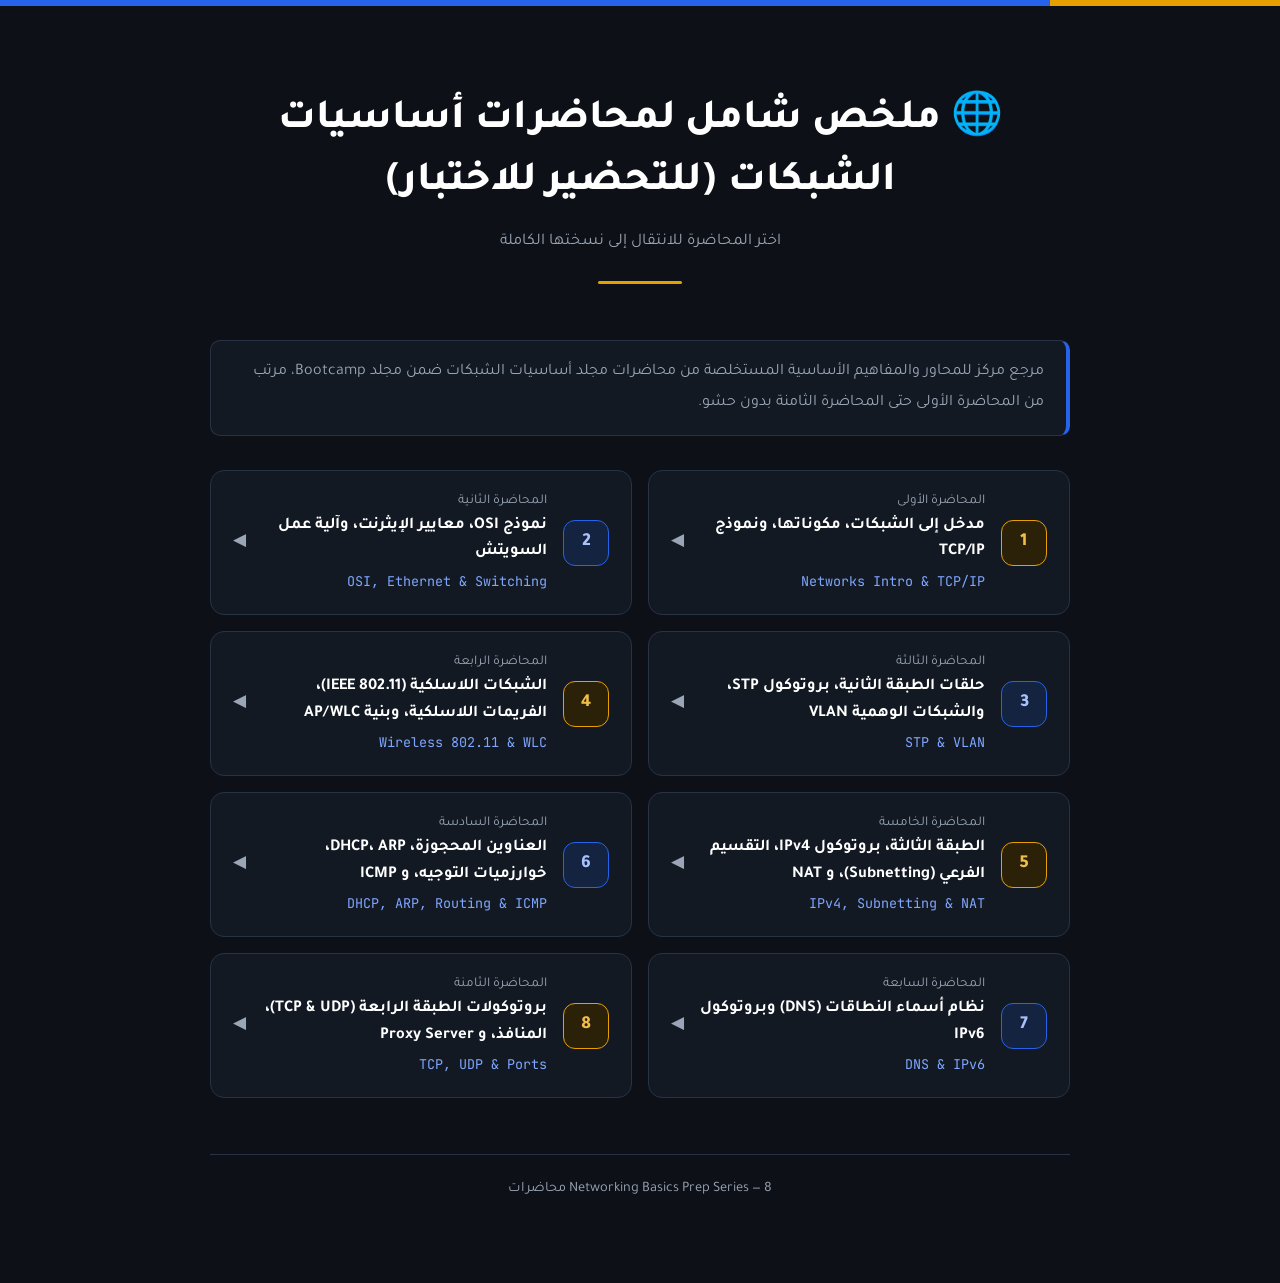
<file: index.html>
<!DOCTYPE html>
<html lang="ar" dir="rtl">
<head>
<meta charset="utf-8">
<meta name="viewport" content="width=device-width, initial-scale=1">
<title>ملخص شامل لمحاضرات أساسيات الشبكات (للتحضير للاختبار)</title>
<link rel="preconnect" href="https://fonts.googleapis.com">
<link rel="preconnect" href="https://fonts.gstatic.com" crossorigin>
<link href="https://fonts.googleapis.com/css2?family=JetBrains+Mono:wght@400;600&family=Tajawal:wght@400;500;700;800&display=swap" rel="stylesheet">
<link rel="stylesheet" href="style.css">
</head>
<body>
<div class="top"></div>
<div class="wrap"><header class="hero"><h1>🌐 ملخص شامل لمحاضرات أساسيات الشبكات (للتحضير للاختبار)</h1><p class="sub">اختر المحاضرة للانتقال إلى نسختها الكاملة</p><div class="rule"></div></header><div class="note"><p>مرجع مركز للمحاور والمفاهيم الأساسية المستخلصة من محاضرات مجلد أساسيات الشبكات ضمن مجلد Bootcamp، مرتب من المحاضرة الأولى حتى المحاضرة الثامنة بدون حشو.</p></div><nav class="list"><a class="item" href="lecture-1.html"><span class="num">1</span><span class="t"><small>المحاضرة الأولى</small><strong>مدخل إلى الشبكات، مكوناتها، ونموذج TCP/IP</strong><em>Networks Intro & TCP/IP</em></span><span class="go">◀</span></a><a class="item" href="lecture-2.html"><span class="num">2</span><span class="t"><small>المحاضرة الثانية</small><strong>نموذج OSI، معايير الإيثرنت، وآلية عمل السويتش</strong><em>OSI, Ethernet & Switching</em></span><span class="go">◀</span></a><a class="item" href="lecture-3.html"><span class="num">3</span><span class="t"><small>المحاضرة الثالثة</small><strong>حلقات الطبقة الثانية، بروتوكول STP، والشبكات الوهمية VLAN</strong><em>STP & VLAN</em></span><span class="go">◀</span></a><a class="item" href="lecture-4.html"><span class="num">4</span><span class="t"><small>المحاضرة الرابعة</small><strong>الشبكات اللاسلكية (IEEE 802.11)، الفريمات اللاسلكية، وبنية AP/WLC</strong><em>Wireless 802.11 & WLC</em></span><span class="go">◀</span></a><a class="item" href="lecture-5.html"><span class="num">5</span><span class="t"><small>المحاضرة الخامسة</small><strong>الطبقة الثالثة، بروتوكول IPv4، التقسيم الفرعي (Subnetting)، و NAT</strong><em>IPv4, Subnetting & NAT</em></span><span class="go">◀</span></a><a class="item" href="lecture-6.html"><span class="num">6</span><span class="t"><small>المحاضرة السادسة</small><strong>العناوين المحجوزة، DHCP، ARP، خوارزميات التوجيه، و ICMP</strong><em>DHCP, ARP, Routing & ICMP</em></span><span class="go">◀</span></a><a class="item" href="lecture-7.html"><span class="num">7</span><span class="t"><small>المحاضرة السابعة</small><strong>نظام أسماء النطاقات (DNS) وبروتوكول IPv6</strong><em>DNS & IPv6</em></span><span class="go">◀</span></a><a class="item" href="lecture-8.html"><span class="num">8</span><span class="t"><small>المحاضرة الثامنة</small><strong>بروتوكولات الطبقة الرابعة (TCP &amp; UDP)، المنافذ، و Proxy Server</strong><em>TCP, UDP & Ports</em></span><span class="go">◀</span></a></nav><div class="foot">Networking Basics Prep Series — 8 محاضرات</div></div>
</body>
</html>
</file>
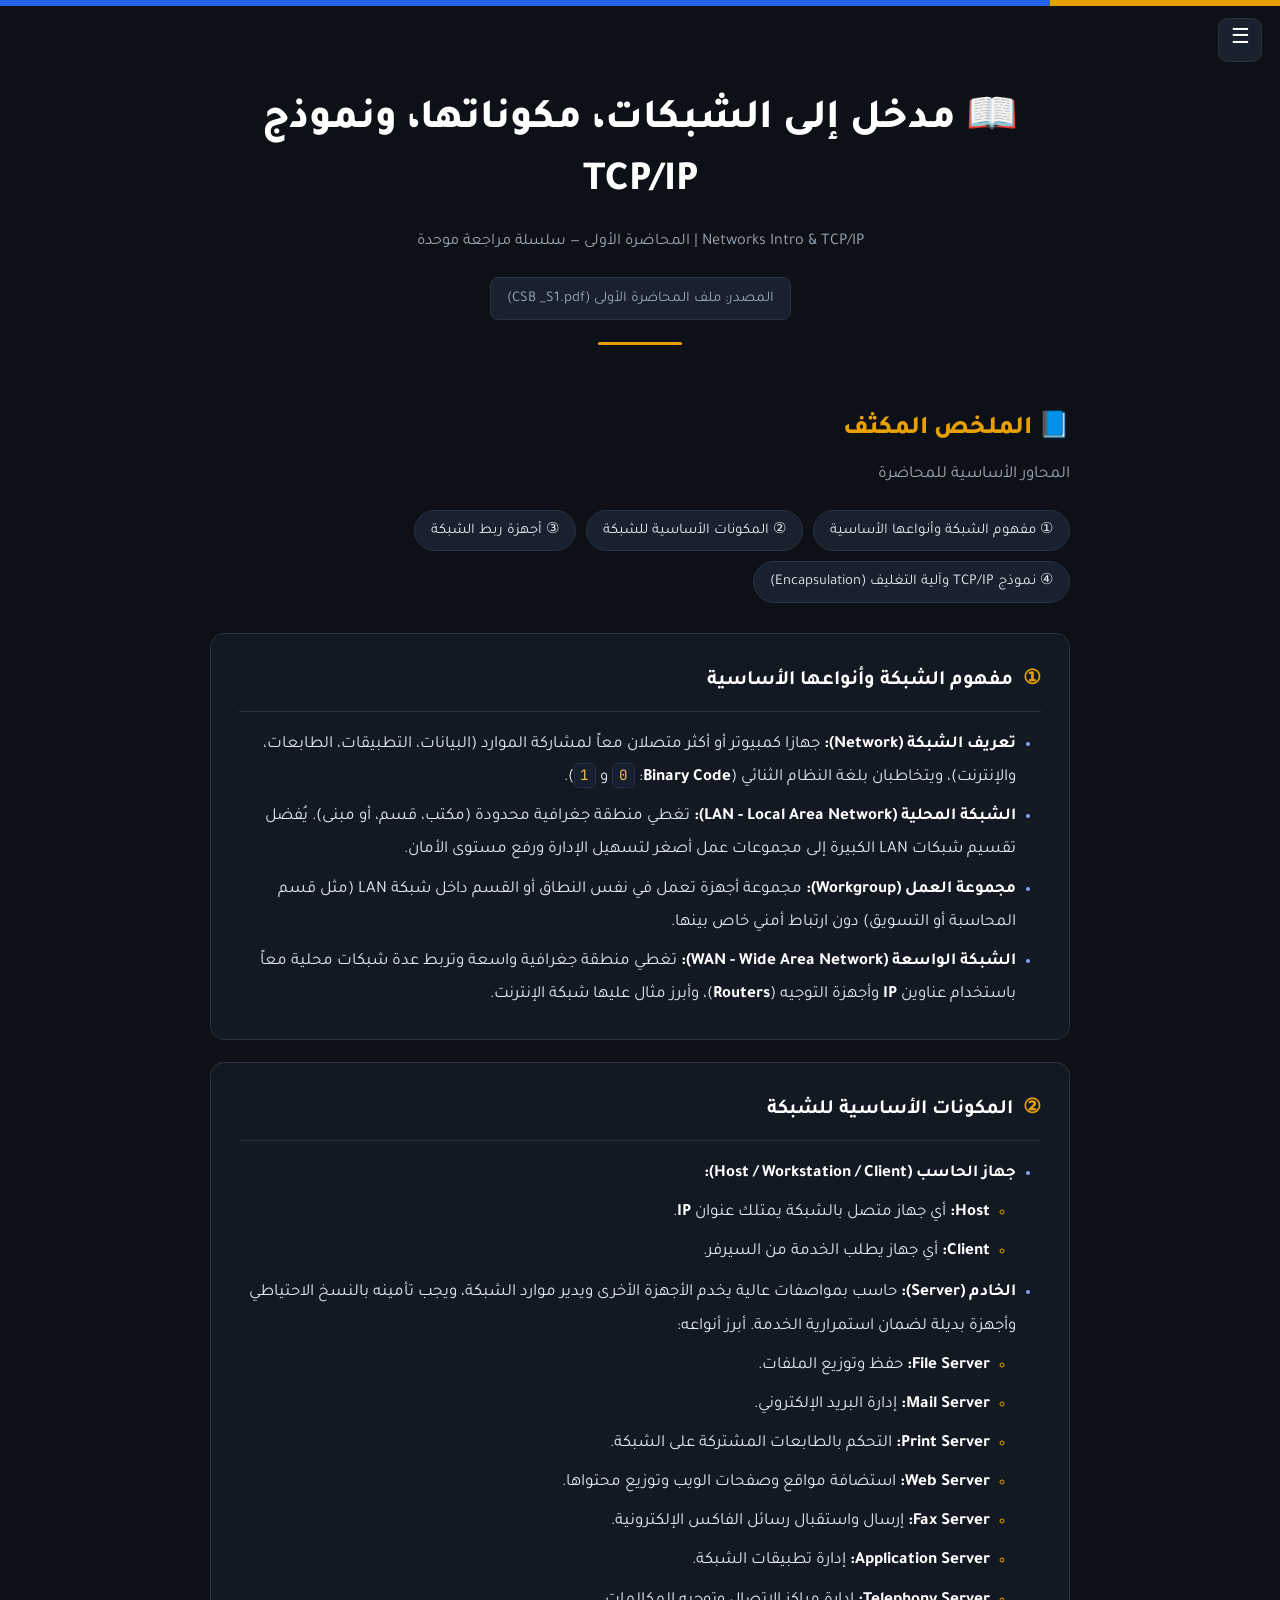
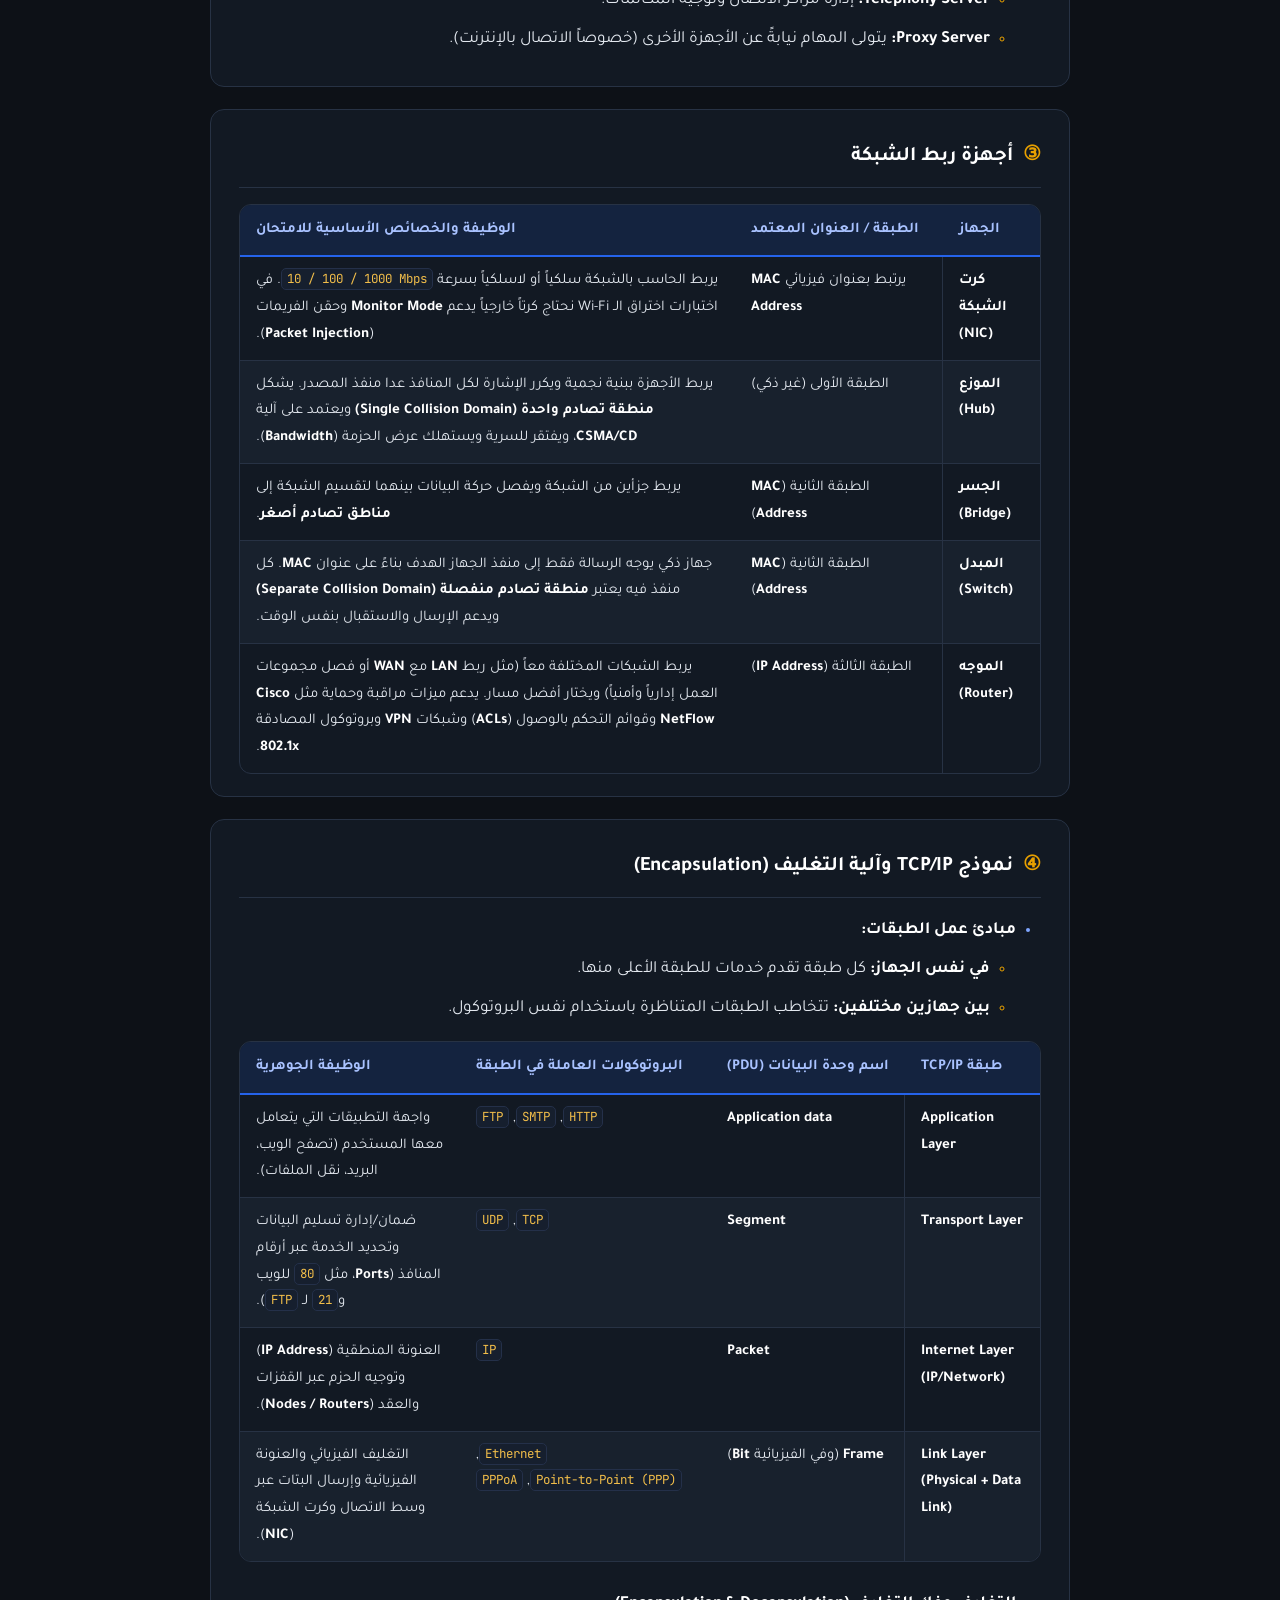
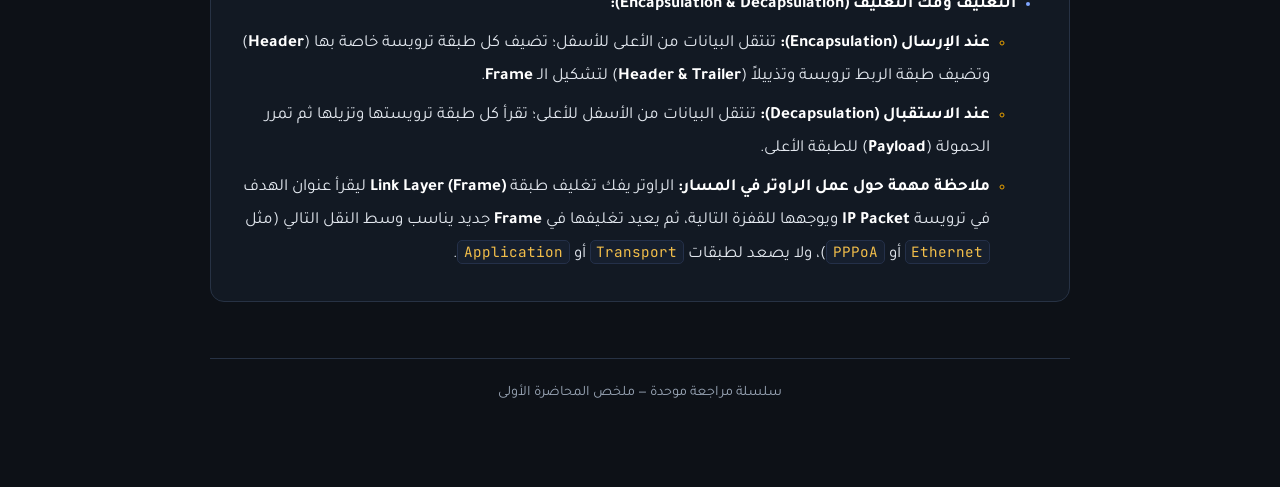
<file: lecture-1.html>
<!DOCTYPE html>
<html lang="ar" dir="rtl">
<head>
<meta charset="utf-8">
<meta name="viewport" content="width=device-width, initial-scale=1">
<title>مدخل إلى الشبكات، مكوناتها، ونموذج TCP/IP — Networks Intro &amp; TCP/IP</title>
<link rel="preconnect" href="https://fonts.googleapis.com">
<link rel="preconnect" href="https://fonts.gstatic.com" crossorigin>
<link href="https://fonts.googleapis.com/css2?family=JetBrains+Mono:wght@400;600&family=Tajawal:wght@400;500;700;800&display=swap" rel="stylesheet">
<link rel="stylesheet" href="style.css">
</head>
<body>
<div class="top"></div>
<input type="checkbox" id="nav" class="nav-toggle"><label for="nav" class="burger" aria-label="التنقل">☰</label><label for="nav" class="scrim"></label><aside class="drawer"><div class="drawer-head"><strong>📚 التنقل بين المحاضرات</strong><label for="nav" class="close">✕</label></div><a class="back" href="index.html">⌂ العودة للفهرس الرئيسي</a><ol><li class="on"><a class="l" href="lecture-1.html"><b>1</b><span>مدخل إلى الشبكات، مكوناتها، ونموذج TCP/IP</span></a><div class="sub"><a href="#s1">① مفهوم الشبكة وأنواعها الأساسية</a><a href="#s2">② المكونات الأساسية للشبكة</a><a href="#s3">③ أجهزة ربط الشبكة</a><a href="#s4">④ نموذج TCP/IP وآلية التغليف (Encapsulation)</a></div></li><li class=""><a class="l" href="lecture-2.html"><b>2</b><span>نموذج OSI، معايير الإيثرنت، وآلية عمل السويتش</span></a></li><li class=""><a class="l" href="lecture-3.html"><b>3</b><span>حلقات الطبقة الثانية، بروتوكول STP، والشبكات الوهمية VLAN</span></a></li><li class=""><a class="l" href="lecture-4.html"><b>4</b><span>الشبكات اللاسلكية (IEEE 802.11)، الفريمات اللاسلكية، وبنية AP/WLC</span></a></li><li class=""><a class="l" href="lecture-5.html"><b>5</b><span>الطبقة الثالثة، بروتوكول IPv4، التقسيم الفرعي (Subnetting)، و NAT</span></a></li><li class=""><a class="l" href="lecture-6.html"><b>6</b><span>العناوين المحجوزة، DHCP، ARP، خوارزميات التوجيه، و ICMP</span></a></li><li class=""><a class="l" href="lecture-7.html"><b>7</b><span>نظام أسماء النطاقات (DNS) وبروتوكول IPv6</span></a></li><li class=""><a class="l" href="lecture-8.html"><b>8</b><span>بروتوكولات الطبقة الرابعة (TCP &amp; UDP)، المنافذ، و Proxy Server</span></a></li></ol></aside><div class="wrap"><header class="hero"><h1>📖 مدخل إلى الشبكات، مكوناتها، ونموذج TCP/IP</h1><p class="sub">Networks Intro & TCP/IP | المحاضرة الأولى — سلسلة مراجعة موحدة</p><div class="src"><p>المصدر: ملف المحاضرة الأولى (CSB _S1.pdf)</p></div><div class="rule"></div></header><h2 class="sec-title">📘 الملخص المكثف</h2><p class="sec-sub">المحاور الأساسية للمحاضرة</p><nav class="chips"><a href="#s1">① مفهوم الشبكة وأنواعها الأساسية</a><a href="#s2">② المكونات الأساسية للشبكة</a><a href="#s3">③ أجهزة ربط الشبكة</a><a href="#s4">④ نموذج TCP/IP وآلية التغليف (Encapsulation)</a></nav><article class="topic" id="s1"><h2><i>①</i>مفهوم الشبكة وأنواعها الأساسية</h2><ul>
<li><strong>تعريف الشبكة (Network):</strong> جهازا كمبيوتر أو أكثر متصلان معاً لمشاركة الموارد (البيانات، التطبيقات، الطابعات، والإنترنت)، ويتخاطبان بلغة النظام الثنائي (<strong>Binary Code</strong>: <code>0</code> و <code>1</code>).</li>
<li><strong>الشبكة المحلية (LAN - Local Area Network):</strong> تغطي منطقة جغرافية محدودة (مكتب، قسم، أو مبنى). يُفضل تقسيم شبكات LAN الكبيرة إلى مجموعات عمل أصغر لتسهيل الإدارة ورفع مستوى الأمان.</li>
<li><strong>مجموعة العمل (Workgroup):</strong> مجموعة أجهزة تعمل في نفس النطاق أو القسم داخل شبكة LAN (مثل قسم المحاسبة أو التسويق) دون ارتباط أمني خاص بينها.</li>
<li><strong>الشبكة الواسعة (WAN - Wide Area Network):</strong> تغطي منطقة جغرافية واسعة وتربط عدة شبكات محلية معاً باستخدام عناوين <strong>IP</strong> وأجهزة التوجيه (<strong>Routers</strong>)، وأبرز مثال عليها شبكة الإنترنت.</li>
</ul></article><article class="topic" id="s2"><h2><i>②</i>المكونات الأساسية للشبكة</h2><ul>
<li><strong>جهاز الحاسب (Host / Workstation / Client):</strong>
<ul>
<li><strong>Host:</strong> أي جهاز متصل بالشبكة يمتلك عنوان <strong>IP</strong>.</li>
<li><strong>Client:</strong> أي جهاز يطلب الخدمة من السيرفر.</li>
</ul>
</li>
<li><strong>الخادم (Server):</strong> حاسب بمواصفات عالية يخدم الأجهزة الأخرى ويدير موارد الشبكة، ويجب تأمينه بالنسخ الاحتياطي وأجهزة بديلة لضمان استمرارية الخدمة. أبرز أنواعه:
<ul>
<li><strong>File Server:</strong> حفظ وتوزيع الملفات.</li>
<li><strong>Mail Server:</strong> إدارة البريد الإلكتروني.</li>
<li><strong>Print Server:</strong> التحكم بالطابعات المشتركة على الشبكة.</li>
<li><strong>Web Server:</strong> استضافة مواقع وصفحات الويب وتوزيع محتواها.</li>
<li><strong>Fax Server:</strong> إرسال واستقبال رسائل الفاكس الإلكترونية.</li>
<li><strong>Application Server:</strong> إدارة تطبيقات الشبكة.</li>
<li><strong>Telephony Server:</strong> إدارة مراكز الاتصال وتوجيه المكالمات.</li>
<li><strong>Proxy Server:</strong> يتولى المهام نيابةً عن الأجهزة الأخرى (خصوصاً الاتصال بالإنترنت).</li>
</ul>
</li>
</ul></article><article class="topic" id="s3"><h2><i>③</i>أجهزة ربط الشبكة</h2><div class="tw"><table>
<thead>
<tr>
<th style="text-align:left">الجهاز</th>
<th style="text-align:left">الطبقة / العنوان المعتمد</th>
<th style="text-align:left">الوظيفة والخصائص الأساسية للامتحان</th>
</tr>
</thead>
<tbody>
<tr>
<td style="text-align:left"><strong>كرت الشبكة (NIC)</strong></td>
<td style="text-align:left">يرتبط بعنوان فيزيائي <strong>MAC Address</strong></td>
<td style="text-align:left">يربط الحاسب بالشبكة سلكياً أو لاسلكياً بسرعة <code>10 / 100 / 1000 Mbps</code>. في اختبارات اختراق الـ Wi-Fi نحتاج كرتاً خارجياً يدعم <strong>Monitor Mode</strong> وحقن الفريمات (<strong>Packet Injection</strong>).</td>
</tr>
<tr>
<td style="text-align:left"><strong>الموزع (Hub)</strong></td>
<td style="text-align:left">الطبقة الأولى (غير ذكي)</td>
<td style="text-align:left">يربط الأجهزة ببنية نجمية ويكرر الإشارة لكل المنافذ عدا منفذ المصدر. يشكل <strong>منطقة تصادم واحدة (Single Collision Domain)</strong> ويعتمد على آلية <strong>CSMA/CD</strong>، ويفتقر للسرية ويستهلك عرض الحزمة (<strong>Bandwidth</strong>).</td>
</tr>
<tr>
<td style="text-align:left"><strong>الجسر (Bridge)</strong></td>
<td style="text-align:left">الطبقة الثانية (<strong>MAC Address</strong>)</td>
<td style="text-align:left">يربط جزأين من الشبكة ويفصل حركة البيانات بينهما لتقسيم الشبكة إلى <strong>مناطق تصادم أصغر</strong>.</td>
</tr>
<tr>
<td style="text-align:left"><strong>المبدل (Switch)</strong></td>
<td style="text-align:left">الطبقة الثانية (<strong>MAC Address</strong>)</td>
<td style="text-align:left">جهاز ذكي يوجه الرسالة فقط إلى منفذ الجهاز الهدف بناءً على عنوان <strong>MAC</strong>. كل منفذ فيه يعتبر <strong>منطقة تصادم منفصلة (Separate Collision Domain)</strong> ويدعم الإرسال والاستقبال بنفس الوقت.</td>
</tr>
<tr>
<td style="text-align:left"><strong>الموجه (Router)</strong></td>
<td style="text-align:left">الطبقة الثالثة (<strong>IP Address</strong>)</td>
<td style="text-align:left">يربط الشبكات المختلفة معاً (مثل ربط <strong>LAN</strong> مع <strong>WAN</strong> أو فصل مجموعات العمل إدارياً وأمنياً) ويختار أفضل مسار. يدعم ميزات مراقبة وحماية مثل <strong>Cisco NetFlow</strong> وقوائم التحكم بالوصول (<strong>ACLs</strong>) وشبكات <strong>VPN</strong> وبروتوكول المصادقة <strong>802.1x</strong>.</td>
</tr>
</tbody>
</table></div></article><article class="topic" id="s4"><h2><i>④</i>نموذج TCP/IP وآلية التغليف (Encapsulation)</h2><ul>
<li><strong>مبادئ عمل الطبقات:</strong>
<ul>
<li><strong>في نفس الجهاز:</strong> كل طبقة تقدم خدمات للطبقة الأعلى منها.</li>
<li><strong>بين جهازين مختلفين:</strong> تتخاطب الطبقات المتناظرة باستخدام نفس البروتوكول.</li>
</ul>
</li>
</ul>
<div class="tw"><table>
<thead>
<tr>
<th style="text-align:left">طبقة TCP/IP</th>
<th style="text-align:left">اسم وحدة البيانات (PDU)</th>
<th style="text-align:left">البروتوكولات العاملة في الطبقة</th>
<th style="text-align:left">الوظيفة الجوهرية</th>
</tr>
</thead>
<tbody>
<tr>
<td style="text-align:left"><strong>Application Layer</strong></td>
<td style="text-align:left"><strong>Application data</strong></td>
<td style="text-align:left"><code>HTTP</code>, <code>SMTP</code>, <code>FTP</code></td>
<td style="text-align:left">واجهة التطبيقات التي يتعامل معها المستخدم (تصفح الويب، البريد، نقل الملفات).</td>
</tr>
<tr>
<td style="text-align:left"><strong>Transport Layer</strong></td>
<td style="text-align:left"><strong>Segment</strong></td>
<td style="text-align:left"><code>TCP</code>, <code>UDP</code></td>
<td style="text-align:left">ضمان/إدارة تسليم البيانات وتحديد الخدمة عبر أرقام المنافذ (<strong>Ports</strong>، مثل <code>80</code> للويب و<code>21</code> لـ <code>FTP</code>).</td>
</tr>
<tr>
<td style="text-align:left"><strong>Internet Layer (IP/Network)</strong></td>
<td style="text-align:left"><strong>Packet</strong></td>
<td style="text-align:left"><code>IP</code></td>
<td style="text-align:left">العنونة المنطقية (<strong>IP Address</strong>) وتوجيه الحزم عبر القفزات والعقد (<strong>Nodes / Routers</strong>).</td>
</tr>
<tr>
<td style="text-align:left"><strong>Link Layer (Physical + Data Link)</strong></td>
<td style="text-align:left"><strong>Frame</strong> (وفي الفيزيائية <strong>Bit</strong>)</td>
<td style="text-align:left"><code>Ethernet</code>, <code>Point-to-Point (PPP)</code>, <code>PPPoA</code></td>
<td style="text-align:left">التغليف الفيزيائي والعنونة الفيزيائية وإرسال البتات عبر وسط الاتصال وكرت الشبكة (<strong>NIC</strong>).</td>
</tr>
</tbody>
</table></div>
<ul>
<li><strong>التغليف وفك التغليف (Encapsulation &amp; Decapsulation):</strong>
<ul>
<li><strong>عند الإرسال (Encapsulation):</strong> تنتقل البيانات من الأعلى للأسفل؛ تضيف كل طبقة ترويسة خاصة بها (<strong>Header</strong>) وتضيف طبقة الربط ترويسة وتذييلاً (<strong>Header &amp; Trailer</strong>) لتشكيل الـ <strong>Frame</strong>.</li>
<li><strong>عند الاستقبال (Decapsulation):</strong> تنتقل البيانات من الأسفل للأعلى؛ تقرأ كل طبقة ترويستها وتزيلها ثم تمرر الحمولة (<strong>Payload</strong>) للطبقة الأعلى.</li>
<li><strong>ملاحظة مهمة حول عمل الراوتر في المسار:</strong> الراوتر يفك تغليف طبقة <strong>Link Layer (Frame)</strong> ليقرأ عنوان الهدف في ترويسة <strong>IP Packet</strong> ويوجهها للقفزة التالية، ثم يعيد تغليفها في <strong>Frame</strong> جديد يناسب وسط النقل التالي (مثل <code>Ethernet</code> أو <code>PPPoA</code>)، ولا يصعد لطبقات <code>Transport</code> أو <code>Application</code>.</li>
</ul>
</li>
</ul></article><div class="foot">سلسلة مراجعة موحدة — ملخص المحاضرة الأولى</div></div>
</body>
</html>
</file>
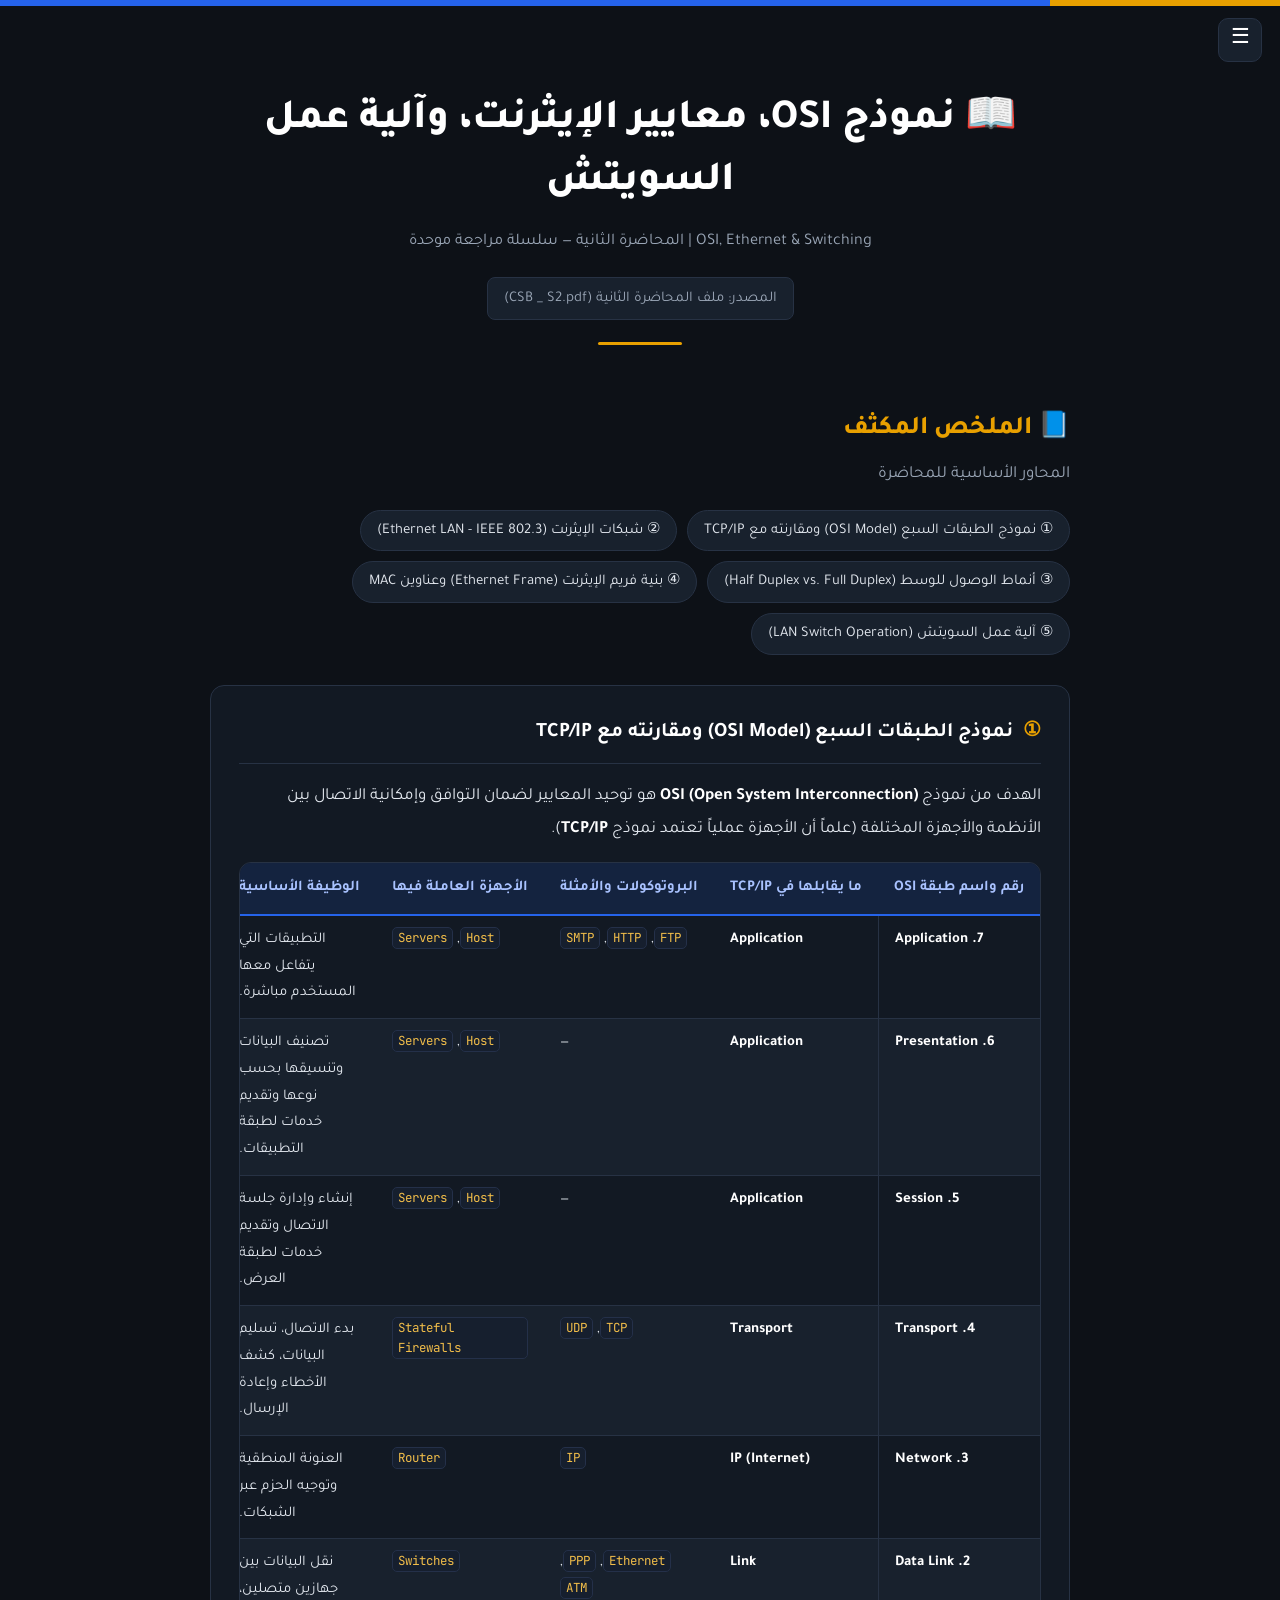
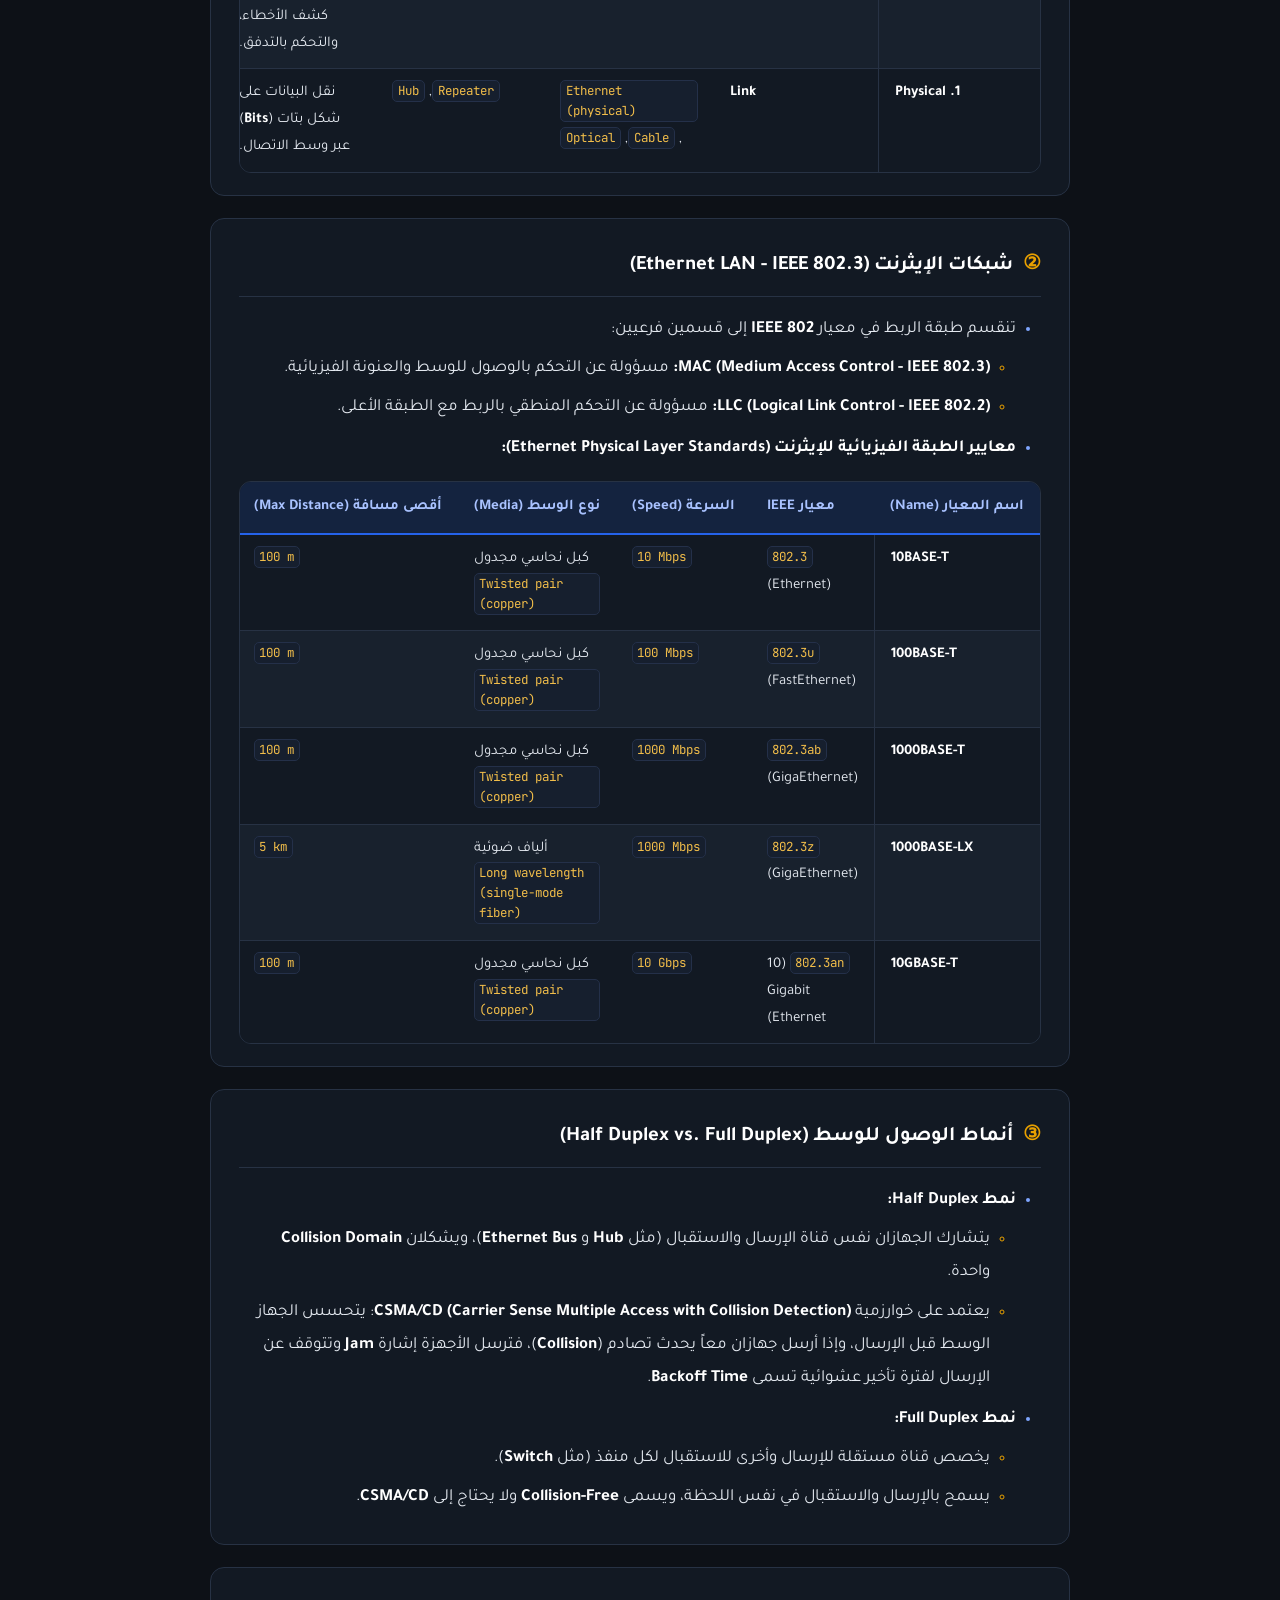
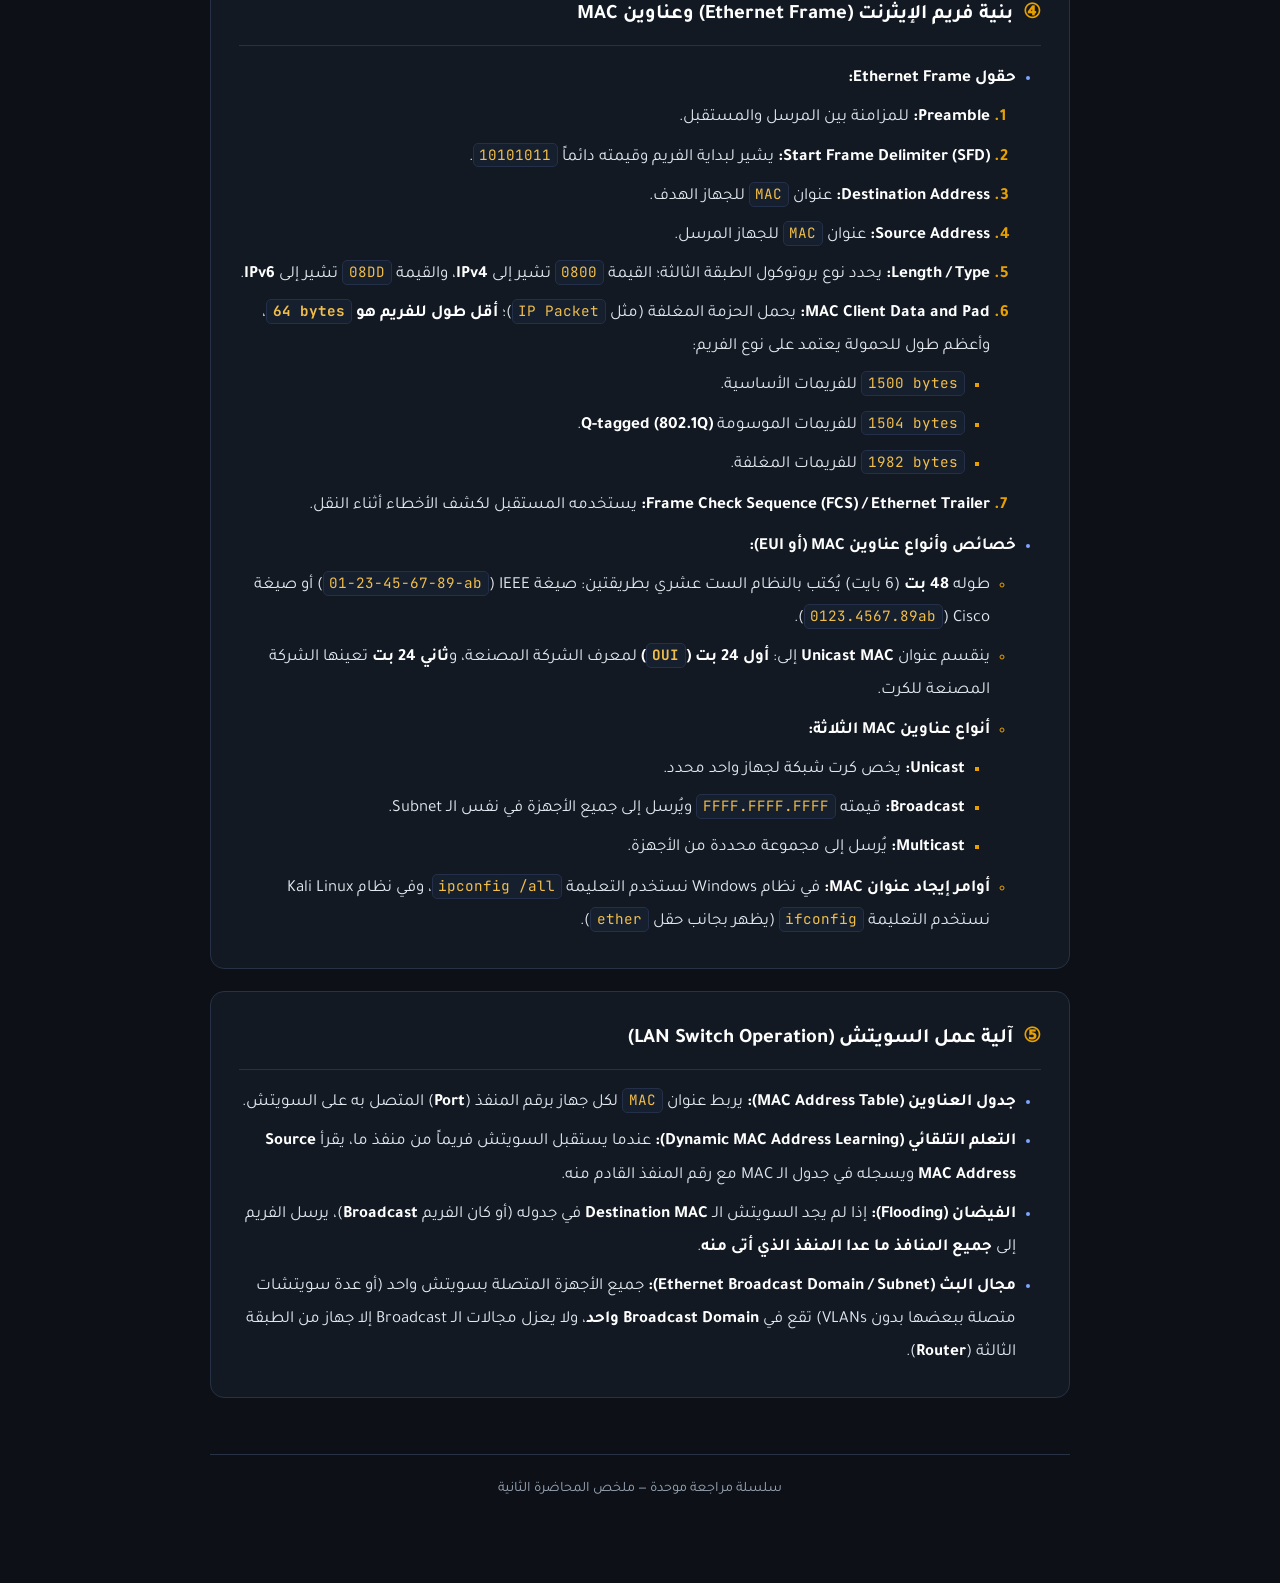
<file: lecture-2.html>
<!DOCTYPE html>
<html lang="ar" dir="rtl">
<head>
<meta charset="utf-8">
<meta name="viewport" content="width=device-width, initial-scale=1">
<title>نموذج OSI، معايير الإيثرنت، وآلية عمل السويتش — OSI, Ethernet &amp; Switching</title>
<link rel="preconnect" href="https://fonts.googleapis.com">
<link rel="preconnect" href="https://fonts.gstatic.com" crossorigin>
<link href="https://fonts.googleapis.com/css2?family=JetBrains+Mono:wght@400;600&family=Tajawal:wght@400;500;700;800&display=swap" rel="stylesheet">
<link rel="stylesheet" href="style.css">
</head>
<body>
<div class="top"></div>
<input type="checkbox" id="nav" class="nav-toggle"><label for="nav" class="burger" aria-label="التنقل">☰</label><label for="nav" class="scrim"></label><aside class="drawer"><div class="drawer-head"><strong>📚 التنقل بين المحاضرات</strong><label for="nav" class="close">✕</label></div><a class="back" href="index.html">⌂ العودة للفهرس الرئيسي</a><ol><li class=""><a class="l" href="lecture-1.html"><b>1</b><span>مدخل إلى الشبكات، مكوناتها، ونموذج TCP/IP</span></a></li><li class="on"><a class="l" href="lecture-2.html"><b>2</b><span>نموذج OSI، معايير الإيثرنت، وآلية عمل السويتش</span></a><div class="sub"><a href="#s1">① نموذج الطبقات السبع (OSI Model) ومقارنته مع TCP/IP</a><a href="#s2">② شبكات الإيثرنت (Ethernet LAN - IEEE 802.3)</a><a href="#s3">③ أنماط الوصول للوسط (Half Duplex vs. Full Duplex)</a><a href="#s4">④ بنية فريم الإيثرنت (Ethernet Frame) وعناوين MAC</a><a href="#s5">⑤ آلية عمل السويتش (LAN Switch Operation)</a></div></li><li class=""><a class="l" href="lecture-3.html"><b>3</b><span>حلقات الطبقة الثانية، بروتوكول STP، والشبكات الوهمية VLAN</span></a></li><li class=""><a class="l" href="lecture-4.html"><b>4</b><span>الشبكات اللاسلكية (IEEE 802.11)، الفريمات اللاسلكية، وبنية AP/WLC</span></a></li><li class=""><a class="l" href="lecture-5.html"><b>5</b><span>الطبقة الثالثة، بروتوكول IPv4، التقسيم الفرعي (Subnetting)، و NAT</span></a></li><li class=""><a class="l" href="lecture-6.html"><b>6</b><span>العناوين المحجوزة، DHCP، ARP، خوارزميات التوجيه، و ICMP</span></a></li><li class=""><a class="l" href="lecture-7.html"><b>7</b><span>نظام أسماء النطاقات (DNS) وبروتوكول IPv6</span></a></li><li class=""><a class="l" href="lecture-8.html"><b>8</b><span>بروتوكولات الطبقة الرابعة (TCP &amp; UDP)، المنافذ، و Proxy Server</span></a></li></ol></aside><div class="wrap"><header class="hero"><h1>📖 نموذج OSI، معايير الإيثرنت، وآلية عمل السويتش</h1><p class="sub">OSI, Ethernet & Switching | المحاضرة الثانية — سلسلة مراجعة موحدة</p><div class="src"><p>المصدر: ملف المحاضرة الثانية (CSB _ S2.pdf)</p></div><div class="rule"></div></header><h2 class="sec-title">📘 الملخص المكثف</h2><p class="sec-sub">المحاور الأساسية للمحاضرة</p><nav class="chips"><a href="#s1">① نموذج الطبقات السبع (OSI Model) ومقارنته مع TCP/IP</a><a href="#s2">② شبكات الإيثرنت (Ethernet LAN - IEEE 802.3)</a><a href="#s3">③ أنماط الوصول للوسط (Half Duplex vs. Full Duplex)</a><a href="#s4">④ بنية فريم الإيثرنت (Ethernet Frame) وعناوين MAC</a><a href="#s5">⑤ آلية عمل السويتش (LAN Switch Operation)</a></nav><article class="topic" id="s1"><h2><i>①</i>نموذج الطبقات السبع (OSI Model) ومقارنته مع TCP/IP</h2><p>الهدف من نموذج <strong>OSI (Open System Interconnection)</strong> هو توحيد المعايير لضمان التوافق وإمكانية الاتصال بين الأنظمة والأجهزة المختلفة (علماً أن الأجهزة عملياً تعتمد نموذج <strong>TCP/IP</strong>).</p>
<div class="tw"><table>
<thead>
<tr>
<th style="text-align:left">رقم واسم طبقة OSI</th>
<th style="text-align:left">ما يقابلها في TCP/IP</th>
<th style="text-align:left">البروتوكولات والأمثلة</th>
<th style="text-align:left">الأجهزة العاملة فيها</th>
<th style="text-align:left">الوظيفة الأساسية</th>
</tr>
</thead>
<tbody>
<tr>
<td style="text-align:left"><strong>7. Application</strong></td>
<td style="text-align:left"><strong>Application</strong></td>
<td style="text-align:left"><code>FTP</code>, <code>HTTP</code>, <code>SMTP</code></td>
<td style="text-align:left"><code>Host</code>, <code>Servers</code></td>
<td style="text-align:left">التطبيقات التي يتفاعل معها المستخدم مباشرة.</td>
</tr>
<tr>
<td style="text-align:left"><strong>6. Presentation</strong></td>
<td style="text-align:left"><strong>Application</strong></td>
<td style="text-align:left">—</td>
<td style="text-align:left"><code>Host</code>, <code>Servers</code></td>
<td style="text-align:left">تصنيف البيانات وتنسيقها بحسب نوعها وتقديم خدمات لطبقة التطبيقات.</td>
</tr>
<tr>
<td style="text-align:left"><strong>5. Session</strong></td>
<td style="text-align:left"><strong>Application</strong></td>
<td style="text-align:left">—</td>
<td style="text-align:left"><code>Host</code>, <code>Servers</code></td>
<td style="text-align:left">إنشاء وإدارة جلسة الاتصال وتقديم خدمات لطبقة العرض.</td>
</tr>
<tr>
<td style="text-align:left"><strong>4. Transport</strong></td>
<td style="text-align:left"><strong>Transport</strong></td>
<td style="text-align:left"><code>TCP</code>, <code>UDP</code></td>
<td style="text-align:left"><code>Stateful Firewalls</code></td>
<td style="text-align:left">بدء الاتصال، تسليم البيانات، كشف الأخطاء وإعادة الإرسال.</td>
</tr>
<tr>
<td style="text-align:left"><strong>3. Network</strong></td>
<td style="text-align:left"><strong>IP (Internet)</strong></td>
<td style="text-align:left"><code>IP</code></td>
<td style="text-align:left"><code>Router</code></td>
<td style="text-align:left">العنونة المنطقية وتوجيه الحزم عبر الشبكات.</td>
</tr>
<tr>
<td style="text-align:left"><strong>2. Data Link</strong></td>
<td style="text-align:left"><strong>Link</strong></td>
<td style="text-align:left"><code>Ethernet</code>, <code>PPP</code>, <code>ATM</code></td>
<td style="text-align:left"><code>Switches</code></td>
<td style="text-align:left">نقل البيانات بين جهازين متصلين، كشف الأخطاء، والتحكم بالتدفق.</td>
</tr>
<tr>
<td style="text-align:left"><strong>1. Physical</strong></td>
<td style="text-align:left"><strong>Link</strong></td>
<td style="text-align:left"><code>Ethernet (physical)</code>, <code>Cable</code>, <code>Optical</code></td>
<td style="text-align:left"><code>Repeater</code>, <code>Hub</code></td>
<td style="text-align:left">نقل البيانات على شكل بتات (<strong>Bits</strong>) عبر وسط الاتصال.</td>
</tr>
</tbody>
</table></div></article><article class="topic" id="s2"><h2><i>②</i>شبكات الإيثرنت (Ethernet LAN - IEEE 802.3)</h2><ul>
<li>تنقسم طبقة الربط في معيار <strong>IEEE 802</strong> إلى قسمين فرعيين:
<ul>
<li><strong>MAC (Medium Access Control - IEEE 802.3):</strong> مسؤولة عن التحكم بالوصول للوسط والعنونة الفيزيائية.</li>
<li><strong>LLC (Logical Link Control - IEEE 802.2):</strong> مسؤولة عن التحكم المنطقي بالربط مع الطبقة الأعلى.</li>
</ul>
</li>
<li><strong>معايير الطبقة الفيزيائية للإيثرنت (Ethernet Physical Layer Standards):</strong></li>
</ul>
<div class="tw"><table>
<thead>
<tr>
<th style="text-align:left">اسم المعيار (Name)</th>
<th style="text-align:left">معيار IEEE</th>
<th style="text-align:left">السرعة (Speed)</th>
<th style="text-align:left">نوع الوسط (Media)</th>
<th style="text-align:left">أقصى مسافة (Max Distance)</th>
</tr>
</thead>
<tbody>
<tr>
<td style="text-align:left"><strong>10BASE-T</strong></td>
<td style="text-align:left"><code>802.3</code> (Ethernet)</td>
<td style="text-align:left"><code>10 Mbps</code></td>
<td style="text-align:left">كبل نحاسي مجدول <code>Twisted pair (copper)</code></td>
<td style="text-align:left"><code>100 m</code></td>
</tr>
<tr>
<td style="text-align:left"><strong>100BASE-T</strong></td>
<td style="text-align:left"><code>802.3u</code> (FastEthernet)</td>
<td style="text-align:left"><code>100 Mbps</code></td>
<td style="text-align:left">كبل نحاسي مجدول <code>Twisted pair (copper)</code></td>
<td style="text-align:left"><code>100 m</code></td>
</tr>
<tr>
<td style="text-align:left"><strong>1000BASE-T</strong></td>
<td style="text-align:left"><code>802.3ab</code> (GigaEthernet)</td>
<td style="text-align:left"><code>1000 Mbps</code></td>
<td style="text-align:left">كبل نحاسي مجدول <code>Twisted pair (copper)</code></td>
<td style="text-align:left"><code>100 m</code></td>
</tr>
<tr>
<td style="text-align:left"><strong>1000BASE-LX</strong></td>
<td style="text-align:left"><code>802.3z</code> (GigaEthernet)</td>
<td style="text-align:left"><code>1000 Mbps</code></td>
<td style="text-align:left">ألياف ضوئية <code>Long wavelength (single-mode fiber)</code></td>
<td style="text-align:left"><code>5 km</code></td>
</tr>
<tr>
<td style="text-align:left"><strong>10GBASE-T</strong></td>
<td style="text-align:left"><code>802.3an</code> (10 Gigabit Ethernet)</td>
<td style="text-align:left"><code>10 Gbps</code></td>
<td style="text-align:left">كبل نحاسي مجدول <code>Twisted pair (copper)</code></td>
<td style="text-align:left"><code>100 m</code></td>
</tr>
</tbody>
</table></div></article><article class="topic" id="s3"><h2><i>③</i>أنماط الوصول للوسط (Half Duplex vs. Full Duplex)</h2><ul>
<li><strong>نمط Half Duplex:</strong>
<ul>
<li>يتشارك الجهازان نفس قناة الإرسال والاستقبال (مثل <strong>Hub</strong> و <strong>Ethernet Bus</strong>)، ويشكلان <strong>Collision Domain</strong> واحدة.</li>
<li>يعتمد على خوارزمية <strong>CSMA/CD (Carrier Sense Multiple Access with Collision Detection)</strong>: يتحسس الجهاز الوسط قبل الإرسال، وإذا أرسل جهازان معاً يحدث تصادم (<strong>Collision</strong>)، فترسل الأجهزة إشارة <strong>Jam</strong> وتتوقف عن الإرسال لفترة تأخير عشوائية تسمى <strong>Backoff Time</strong>.</li>
</ul>
</li>
<li><strong>نمط Full Duplex:</strong>
<ul>
<li>يخصص قناة مستقلة للإرسال وأخرى للاستقبال لكل منفذ (مثل <strong>Switch</strong>).</li>
<li>يسمح بالإرسال والاستقبال في نفس اللحظة، ويسمى <strong>Collision-Free</strong> ولا يحتاج إلى <strong>CSMA/CD</strong>.</li>
</ul>
</li>
</ul></article><article class="topic" id="s4"><h2><i>④</i>بنية فريم الإيثرنت (Ethernet Frame) وعناوين MAC</h2><ul>
<li><strong>حقول Ethernet Frame:</strong>
<ol>
<li><strong>Preamble:</strong> للمزامنة بين المرسل والمستقبل.</li>
<li><strong>Start Frame Delimiter (SFD):</strong> يشير لبداية الفريم وقيمته دائماً <code>10101011</code>.</li>
<li><strong>Destination Address:</strong> عنوان <code>MAC</code> للجهاز الهدف.</li>
<li><strong>Source Address:</strong> عنوان <code>MAC</code> للجهاز المرسل.</li>
<li><strong>Length / Type:</strong> يحدد نوع بروتوكول الطبقة الثالثة؛ القيمة <code>0800</code> تشير إلى <strong>IPv4</strong>، والقيمة <code>08DD</code> تشير إلى <strong>IPv6</strong>.</li>
<li><strong>MAC Client Data and Pad:</strong> يحمل الحزمة المغلفة (مثل <code>IP Packet</code>)؛ <strong>أقل طول للفريم هو <code>64 bytes</code></strong>، وأعظم طول للحمولة يعتمد على نوع الفريم:
<ul>
<li><code>1500 bytes</code> للفريمات الأساسية.</li>
<li><code>1504 bytes</code> للفريمات الموسومة <strong>Q-tagged (802.1Q)</strong>.</li>
<li><code>1982 bytes</code> للفريمات المغلفة.</li>
</ul>
</li>
<li><strong>Frame Check Sequence (FCS) / Ethernet Trailer:</strong> يستخدمه المستقبل لكشف الأخطاء أثناء النقل.</li>
</ol>
</li>
<li><strong>خصائص وأنواع عناوين MAC (أو EUI):</strong>
<ul>
<li>طوله <strong>48 بت</strong> (6 بايت) يُكتب بالنظام الست عشري بطريقتين: صيغة IEEE (<code>01-23-45-67-89-ab</code>) أو صيغة Cisco (<code>0123.4567.89ab</code>).</li>
<li>ينقسم عنوان <strong>Unicast MAC</strong> إلى: <strong>أول 24 بت (<code>OUI</code>)</strong> لمعرف الشركة المصنعة، و<strong>ثاني 24 بت</strong> تعينها الشركة المصنعة للكرت.</li>
<li><strong>أنواع عناوين MAC الثلاثة:</strong>
<ul>
<li><strong>Unicast:</strong> يخص كرت شبكة لجهاز واحد محدد.</li>
<li><strong>Broadcast:</strong> قيمته <code>FFFF.FFFF.FFFF</code> ويُرسل إلى جميع الأجهزة في نفس الـ Subnet.</li>
<li><strong>Multicast:</strong> يُرسل إلى مجموعة محددة من الأجهزة.</li>
</ul>
</li>
<li><strong>أوامر إيجاد عنوان MAC:</strong> في نظام Windows نستخدم التعليمة <code>ipconfig /all</code>، وفي نظام Kali Linux نستخدم التعليمة <code>ifconfig</code> (يظهر بجانب حقل <code>ether</code>).</li>
</ul>
</li>
</ul></article><article class="topic" id="s5"><h2><i>⑤</i>آلية عمل السويتش (LAN Switch Operation)</h2><ul>
<li><strong>جدول العناوين (MAC Address Table):</strong> يربط عنوان <code>MAC</code> لكل جهاز برقم المنفذ (<strong>Port</strong>) المتصل به على السويتش.</li>
<li><strong>التعلم التلقائي (Dynamic MAC Address Learning):</strong> عندما يستقبل السويتش فريماً من منفذ ما، يقرأ <strong>Source MAC Address</strong> ويسجله في جدول الـ MAC مع رقم المنفذ القادم منه.</li>
<li><strong>الفيضان (Flooding):</strong> إذا لم يجد السويتش الـ <strong>Destination MAC</strong> في جدوله (أو كان الفريم <strong>Broadcast</strong>)، يرسل الفريم إلى <strong>جميع المنافذ ما عدا المنفذ الذي أتى منه</strong>.</li>
<li><strong>مجال البث (Ethernet Broadcast Domain / Subnet):</strong> جميع الأجهزة المتصلة بسويتش واحد (أو عدة سويتشات متصلة ببعضها بدون VLANs) تقع في <strong>Broadcast Domain واحد</strong>، ولا يعزل مجالات الـ Broadcast إلا جهاز من الطبقة الثالثة (<strong>Router</strong>).</li>
</ul></article><div class="foot">سلسلة مراجعة موحدة — ملخص المحاضرة الثانية</div></div>
</body>
</html>
</file>
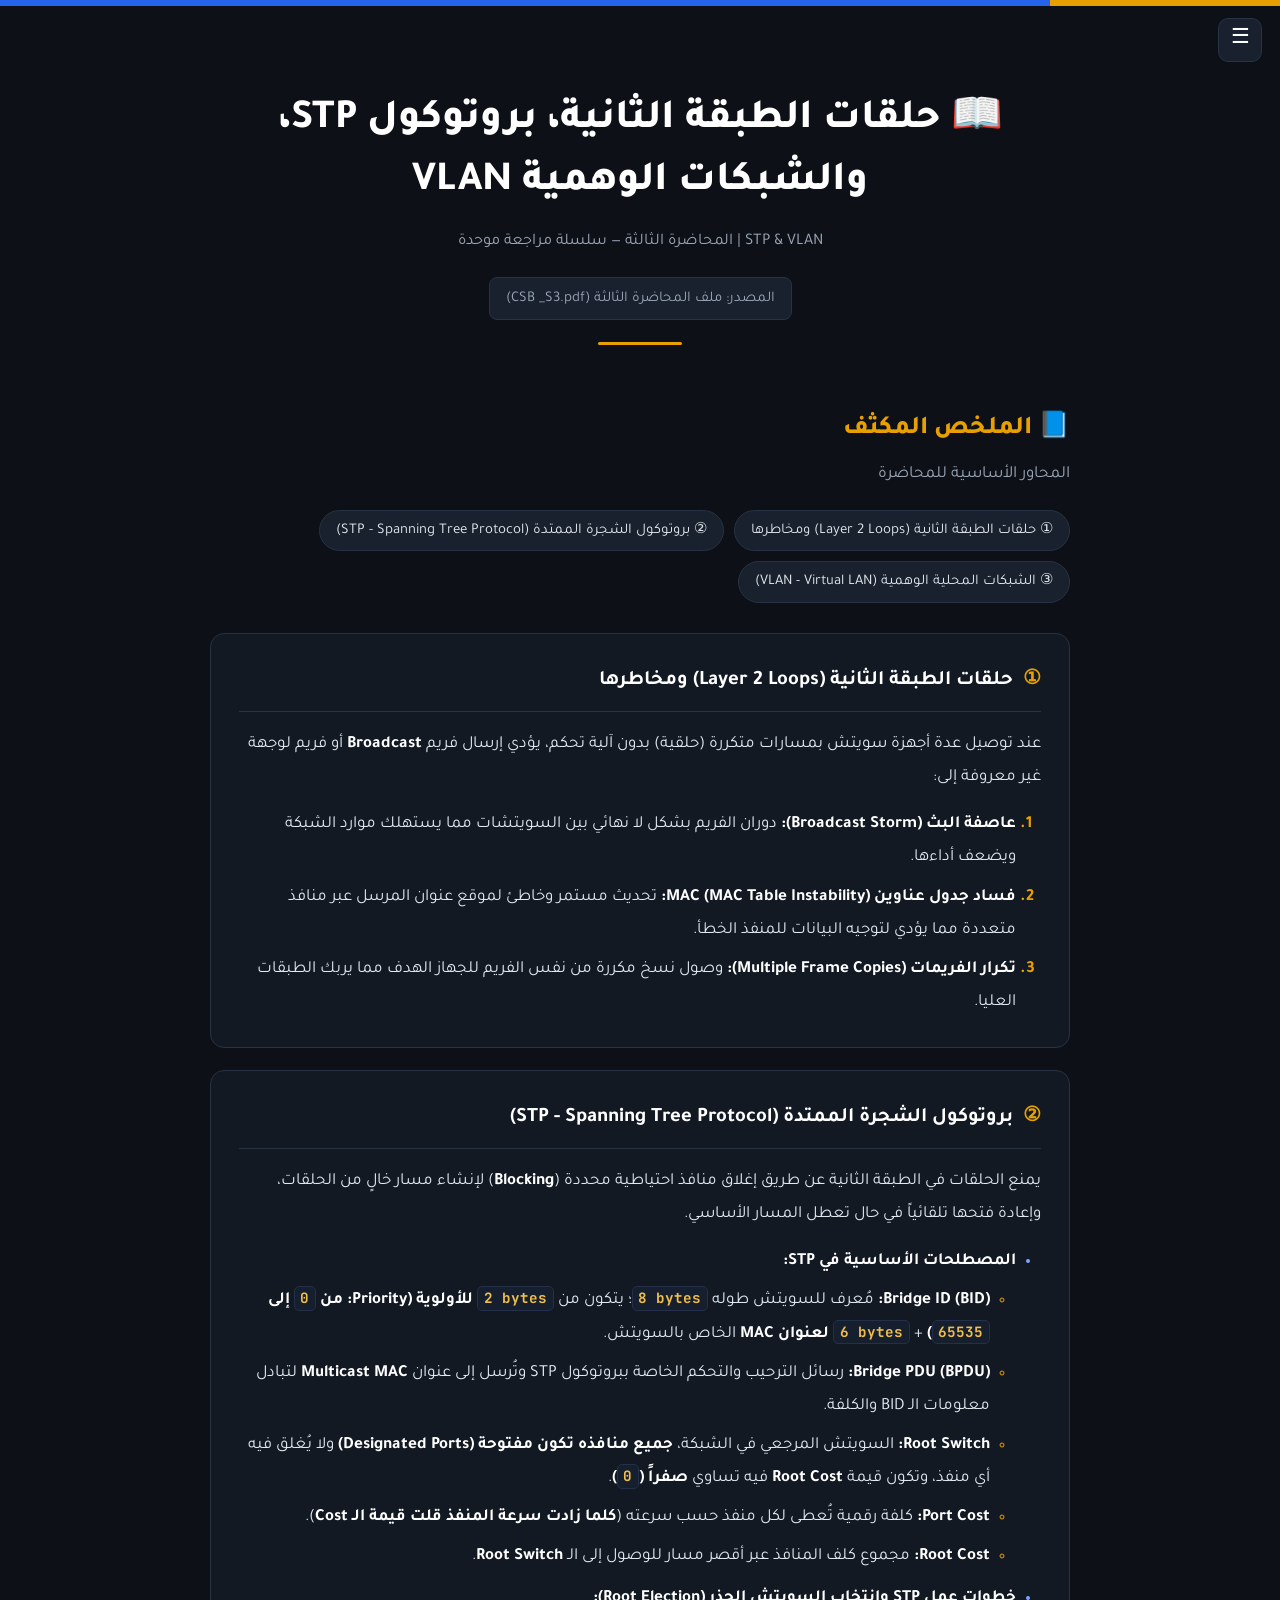
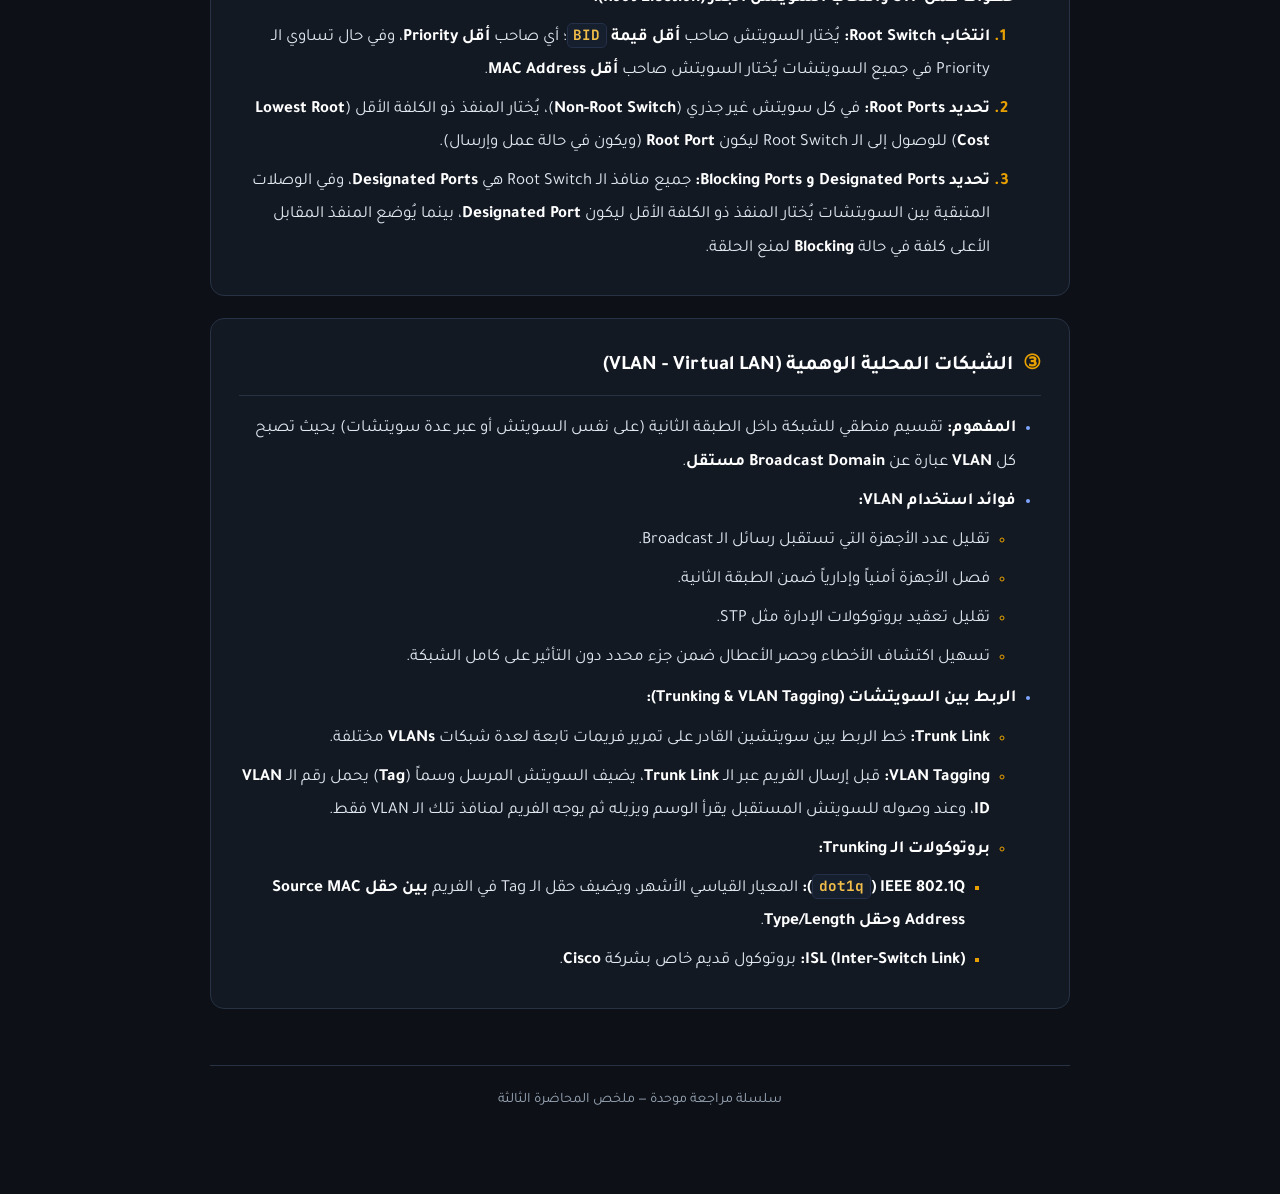
<file: lecture-3.html>
<!DOCTYPE html>
<html lang="ar" dir="rtl">
<head>
<meta charset="utf-8">
<meta name="viewport" content="width=device-width, initial-scale=1">
<title>حلقات الطبقة الثانية، بروتوكول STP، والشبكات الوهمية VLAN — STP &amp; VLAN</title>
<link rel="preconnect" href="https://fonts.googleapis.com">
<link rel="preconnect" href="https://fonts.gstatic.com" crossorigin>
<link href="https://fonts.googleapis.com/css2?family=JetBrains+Mono:wght@400;600&family=Tajawal:wght@400;500;700;800&display=swap" rel="stylesheet">
<link rel="stylesheet" href="style.css">
</head>
<body>
<div class="top"></div>
<input type="checkbox" id="nav" class="nav-toggle"><label for="nav" class="burger" aria-label="التنقل">☰</label><label for="nav" class="scrim"></label><aside class="drawer"><div class="drawer-head"><strong>📚 التنقل بين المحاضرات</strong><label for="nav" class="close">✕</label></div><a class="back" href="index.html">⌂ العودة للفهرس الرئيسي</a><ol><li class=""><a class="l" href="lecture-1.html"><b>1</b><span>مدخل إلى الشبكات، مكوناتها، ونموذج TCP/IP</span></a></li><li class=""><a class="l" href="lecture-2.html"><b>2</b><span>نموذج OSI، معايير الإيثرنت، وآلية عمل السويتش</span></a></li><li class="on"><a class="l" href="lecture-3.html"><b>3</b><span>حلقات الطبقة الثانية، بروتوكول STP، والشبكات الوهمية VLAN</span></a><div class="sub"><a href="#s1">① حلقات الطبقة الثانية (Layer 2 Loops) ومخاطرها</a><a href="#s2">② بروتوكول الشجرة الممتدة (STP - Spanning Tree Protocol)</a><a href="#s3">③ الشبكات المحلية الوهمية (VLAN - Virtual LAN)</a></div></li><li class=""><a class="l" href="lecture-4.html"><b>4</b><span>الشبكات اللاسلكية (IEEE 802.11)، الفريمات اللاسلكية، وبنية AP/WLC</span></a></li><li class=""><a class="l" href="lecture-5.html"><b>5</b><span>الطبقة الثالثة، بروتوكول IPv4، التقسيم الفرعي (Subnetting)، و NAT</span></a></li><li class=""><a class="l" href="lecture-6.html"><b>6</b><span>العناوين المحجوزة، DHCP، ARP، خوارزميات التوجيه، و ICMP</span></a></li><li class=""><a class="l" href="lecture-7.html"><b>7</b><span>نظام أسماء النطاقات (DNS) وبروتوكول IPv6</span></a></li><li class=""><a class="l" href="lecture-8.html"><b>8</b><span>بروتوكولات الطبقة الرابعة (TCP &amp; UDP)، المنافذ، و Proxy Server</span></a></li></ol></aside><div class="wrap"><header class="hero"><h1>📖 حلقات الطبقة الثانية، بروتوكول STP، والشبكات الوهمية VLAN</h1><p class="sub">STP & VLAN | المحاضرة الثالثة — سلسلة مراجعة موحدة</p><div class="src"><p>المصدر: ملف المحاضرة الثالثة (CSB _S3.pdf)</p></div><div class="rule"></div></header><h2 class="sec-title">📘 الملخص المكثف</h2><p class="sec-sub">المحاور الأساسية للمحاضرة</p><nav class="chips"><a href="#s1">① حلقات الطبقة الثانية (Layer 2 Loops) ومخاطرها</a><a href="#s2">② بروتوكول الشجرة الممتدة (STP - Spanning Tree Protocol)</a><a href="#s3">③ الشبكات المحلية الوهمية (VLAN - Virtual LAN)</a></nav><article class="topic" id="s1"><h2><i>①</i>حلقات الطبقة الثانية (Layer 2 Loops) ومخاطرها</h2><p>عند توصيل عدة أجهزة سويتش بمسارات متكررة (حلقية) بدون آلية تحكم، يؤدي إرسال فريم <strong>Broadcast</strong> أو فريم لوجهة غير معروفة إلى:</p>
<ol>
<li><strong>عاصفة البث (Broadcast Storm):</strong> دوران الفريم بشكل لا نهائي بين السويتشات مما يستهلك موارد الشبكة ويضعف أداءها.</li>
<li><strong>فساد جدول عناوين MAC (MAC Table Instability):</strong> تحديث مستمر وخاطئ لموقع عنوان المرسل عبر منافذ متعددة مما يؤدي لتوجيه البيانات للمنفذ الخطأ.</li>
<li><strong>تكرار الفريمات (Multiple Frame Copies):</strong> وصول نسخ مكررة من نفس الفريم للجهاز الهدف مما يربك الطبقات العليا.</li>
</ol></article><article class="topic" id="s2"><h2><i>②</i>بروتوكول الشجرة الممتدة (STP - Spanning Tree Protocol)</h2><p>يمنع الحلقات في الطبقة الثانية عن طريق إغلاق منافذ احتياطية محددة (<strong>Blocking</strong>) لإنشاء مسار خالٍ من الحلقات، وإعادة فتحها تلقائياً في حال تعطل المسار الأساسي.</p>
<ul>
<li><strong>المصطلحات الأساسية في STP:</strong>
<ul>
<li><strong>Bridge ID (BID):</strong> مُعرف للسويتش طوله <strong><code>8 bytes</code></strong>؛ يتكون من <strong><code>2 bytes</code> للأولوية (Priority: من <code>0</code> إلى <code>65535</code>)</strong> + <strong><code>6 bytes</code> لعنوان MAC</strong> الخاص بالسويتش.</li>
<li><strong>Bridge PDU (BPDU):</strong> رسائل الترحيب والتحكم الخاصة ببروتوكول STP وتُرسل إلى عنوان <strong>Multicast MAC</strong> لتبادل معلومات الـ BID والكلفة.</li>
<li><strong>Root Switch:</strong> السويتش المرجعي في الشبكة، <strong>جميع منافذه تكون مفتوحة (Designated Ports)</strong> ولا يُغلق فيه أي منفذ، وتكون قيمة <strong>Root Cost</strong> فيه تساوي <strong>صفراً (<code>0</code>)</strong>.</li>
<li><strong>Port Cost:</strong> كلفة رقمية تُعطى لكل منفذ حسب سرعته (<strong>كلما زادت سرعة المنفذ قلت قيمة الـ Cost</strong>).</li>
<li><strong>Root Cost:</strong> مجموع كلف المنافذ عبر أقصر مسار للوصول إلى الـ <strong>Root Switch</strong>.</li>
</ul>
</li>
<li><strong>خطوات عمل STP وانتخاب السويتش الجذر (Root Election):</strong>
<ol>
<li><strong>انتخاب Root Switch:</strong> يُختار السويتش صاحب <strong>أقل قيمة <code>BID</code></strong>؛ أي صاحب <strong>أقل Priority</strong>، وفي حال تساوي الـ Priority في جميع السويتشات يُختار السويتش صاحب <strong>أقل MAC Address</strong>.</li>
<li><strong>تحديد Root Ports:</strong> في كل سويتش غير جذري (<strong>Non-Root Switch</strong>)، يُختار المنفذ ذو الكلفة الأقل (<strong>Lowest Root Cost</strong>) للوصول إلى الـ Root Switch ليكون <strong>Root Port</strong> (ويكون في حالة عمل وإرسال).</li>
<li><strong>تحديد Designated Ports و Blocking Ports:</strong> جميع منافذ الـ Root Switch هي <strong>Designated Ports</strong>، وفي الوصلات المتبقية بين السويتشات يُختار المنفذ ذو الكلفة الأقل ليكون <strong>Designated Port</strong>، بينما يُوضع المنفذ المقابل الأعلى كلفة في حالة <strong>Blocking</strong> لمنع الحلقة.</li>
</ol>
</li>
</ul></article><article class="topic" id="s3"><h2><i>③</i>الشبكات المحلية الوهمية (VLAN - Virtual LAN)</h2><ul>
<li><strong>المفهوم:</strong> تقسيم منطقي للشبكة داخل الطبقة الثانية (على نفس السويتش أو عبر عدة سويتشات) بحيث تصبح كل <strong>VLAN</strong> عبارة عن <strong>Broadcast Domain مستقل</strong>.</li>
<li><strong>فوائد استخدام VLAN:</strong>
<ul>
<li>تقليل عدد الأجهزة التي تستقبل رسائل الـ Broadcast.</li>
<li>فصل الأجهزة أمنياً وإدارياً ضمن الطبقة الثانية.</li>
<li>تقليل تعقيد بروتوكولات الإدارة مثل STP.</li>
<li>تسهيل اكتشاف الأخطاء وحصر الأعطال ضمن جزء محدد دون التأثير على كامل الشبكة.</li>
</ul>
</li>
<li><strong>الربط بين السويتشات (Trunking &amp; VLAN Tagging):</strong>
<ul>
<li><strong>Trunk Link:</strong> خط الربط بين سويتشين القادر على تمرير فريمات تابعة لعدة شبكات <strong>VLANs</strong> مختلفة.</li>
<li><strong>VLAN Tagging:</strong> قبل إرسال الفريم عبر الـ <strong>Trunk Link</strong>، يضيف السويتش المرسل وسماً (<strong>Tag</strong>) يحمل رقم الـ <strong>VLAN ID</strong>، وعند وصوله للسويتش المستقبل يقرأ الوسم ويزيله ثم يوجه الفريم لمنافذ تلك الـ VLAN فقط.</li>
<li><strong>بروتوكولات الـ Trunking:</strong>
<ul>
<li><strong>IEEE 802.1Q (<code>dot1q</code>):</strong> المعيار القياسي الأشهر، ويضيف حقل الـ Tag في الفريم <strong>بين حقل Source MAC Address وحقل Type/Length</strong>.</li>
<li><strong>ISL (Inter-Switch Link):</strong> بروتوكول قديم خاص بشركة <strong>Cisco</strong>.</li>
</ul>
</li>
</ul>
</li>
</ul></article><div class="foot">سلسلة مراجعة موحدة — ملخص المحاضرة الثالثة</div></div>
</body>
</html>
</file>
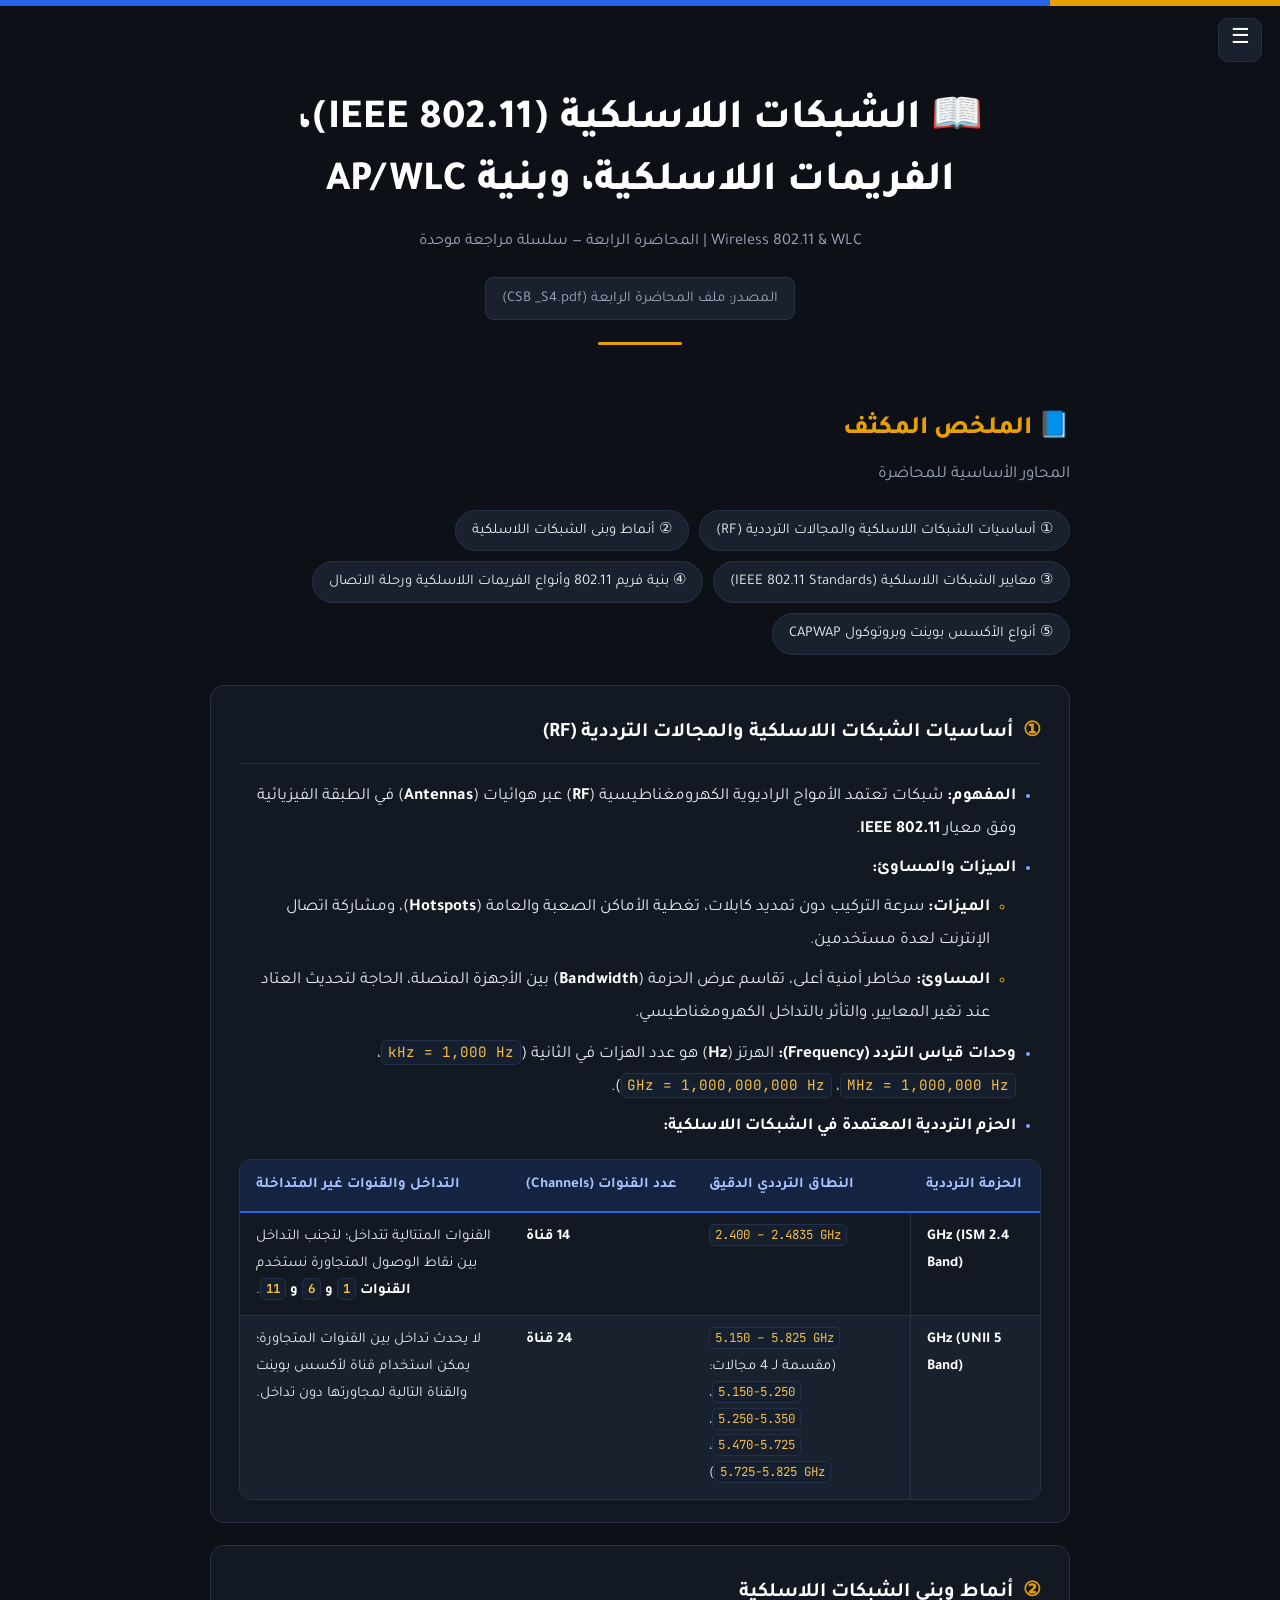
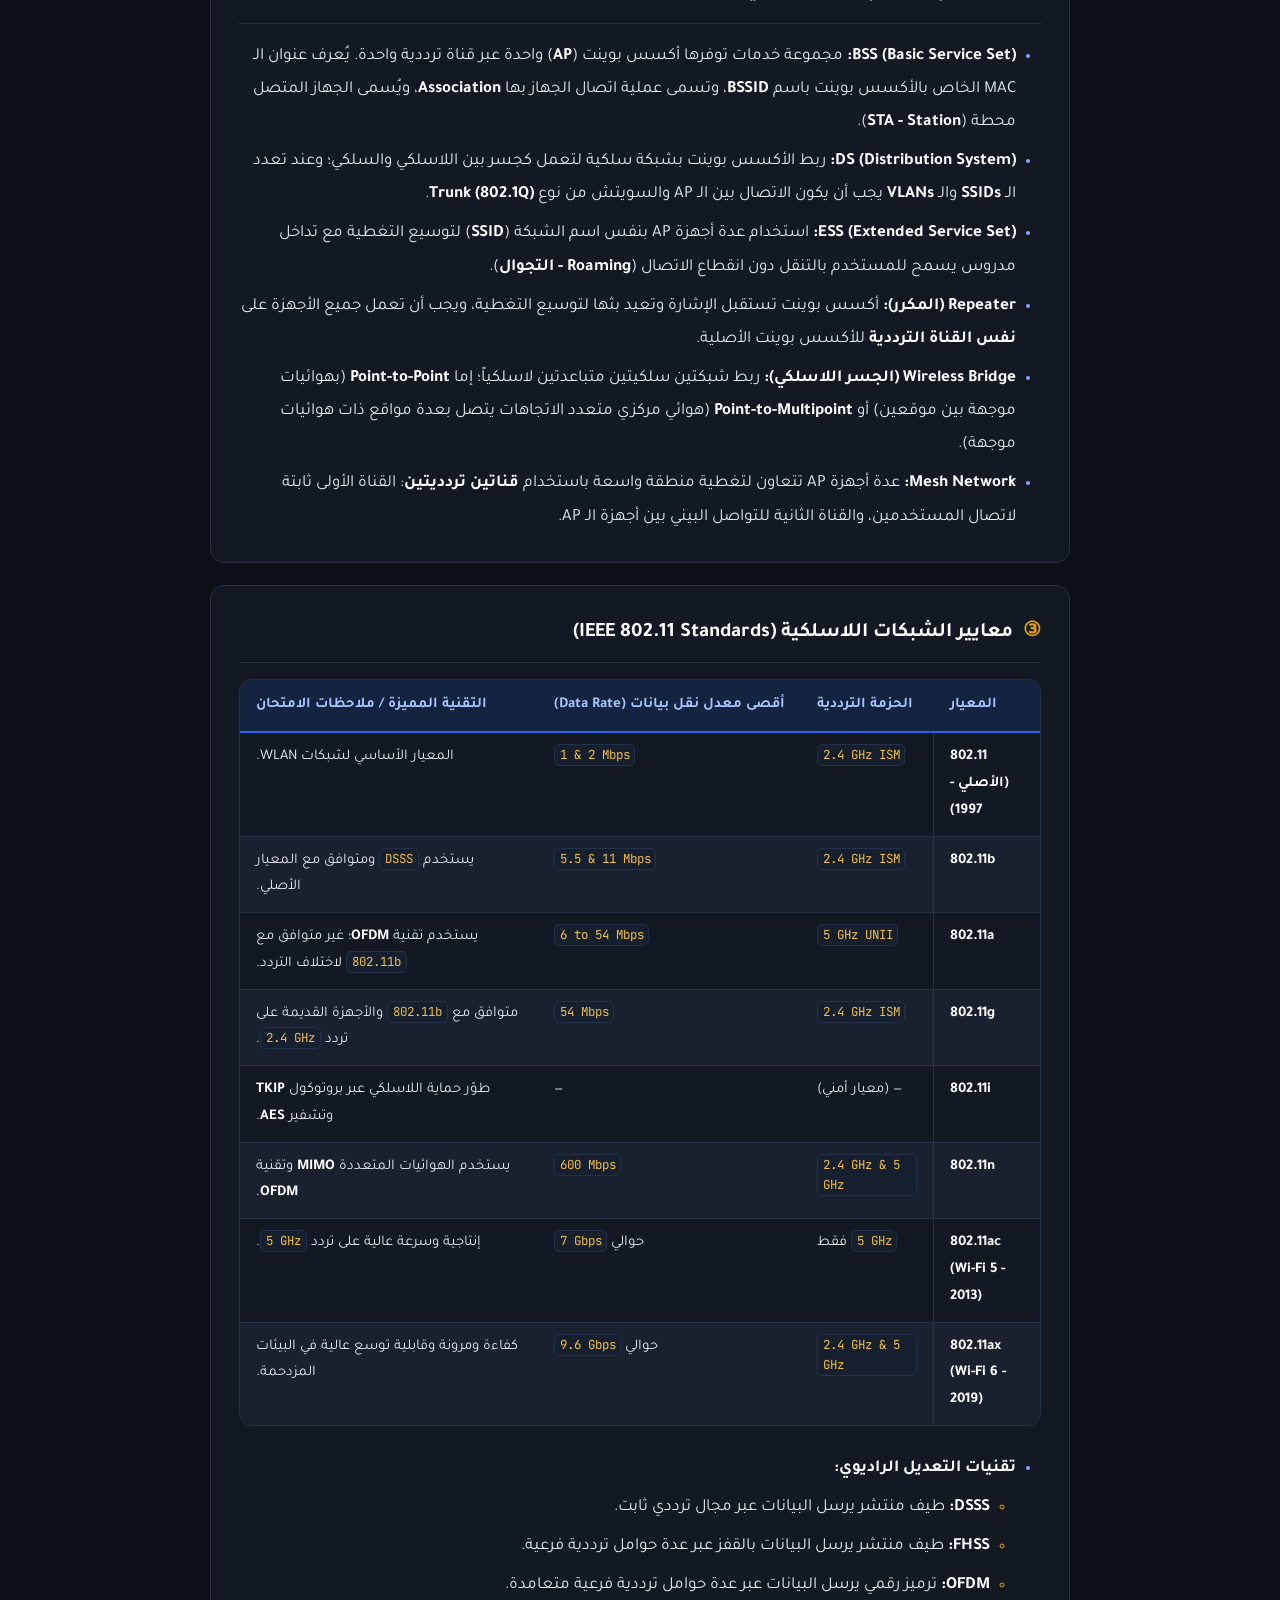
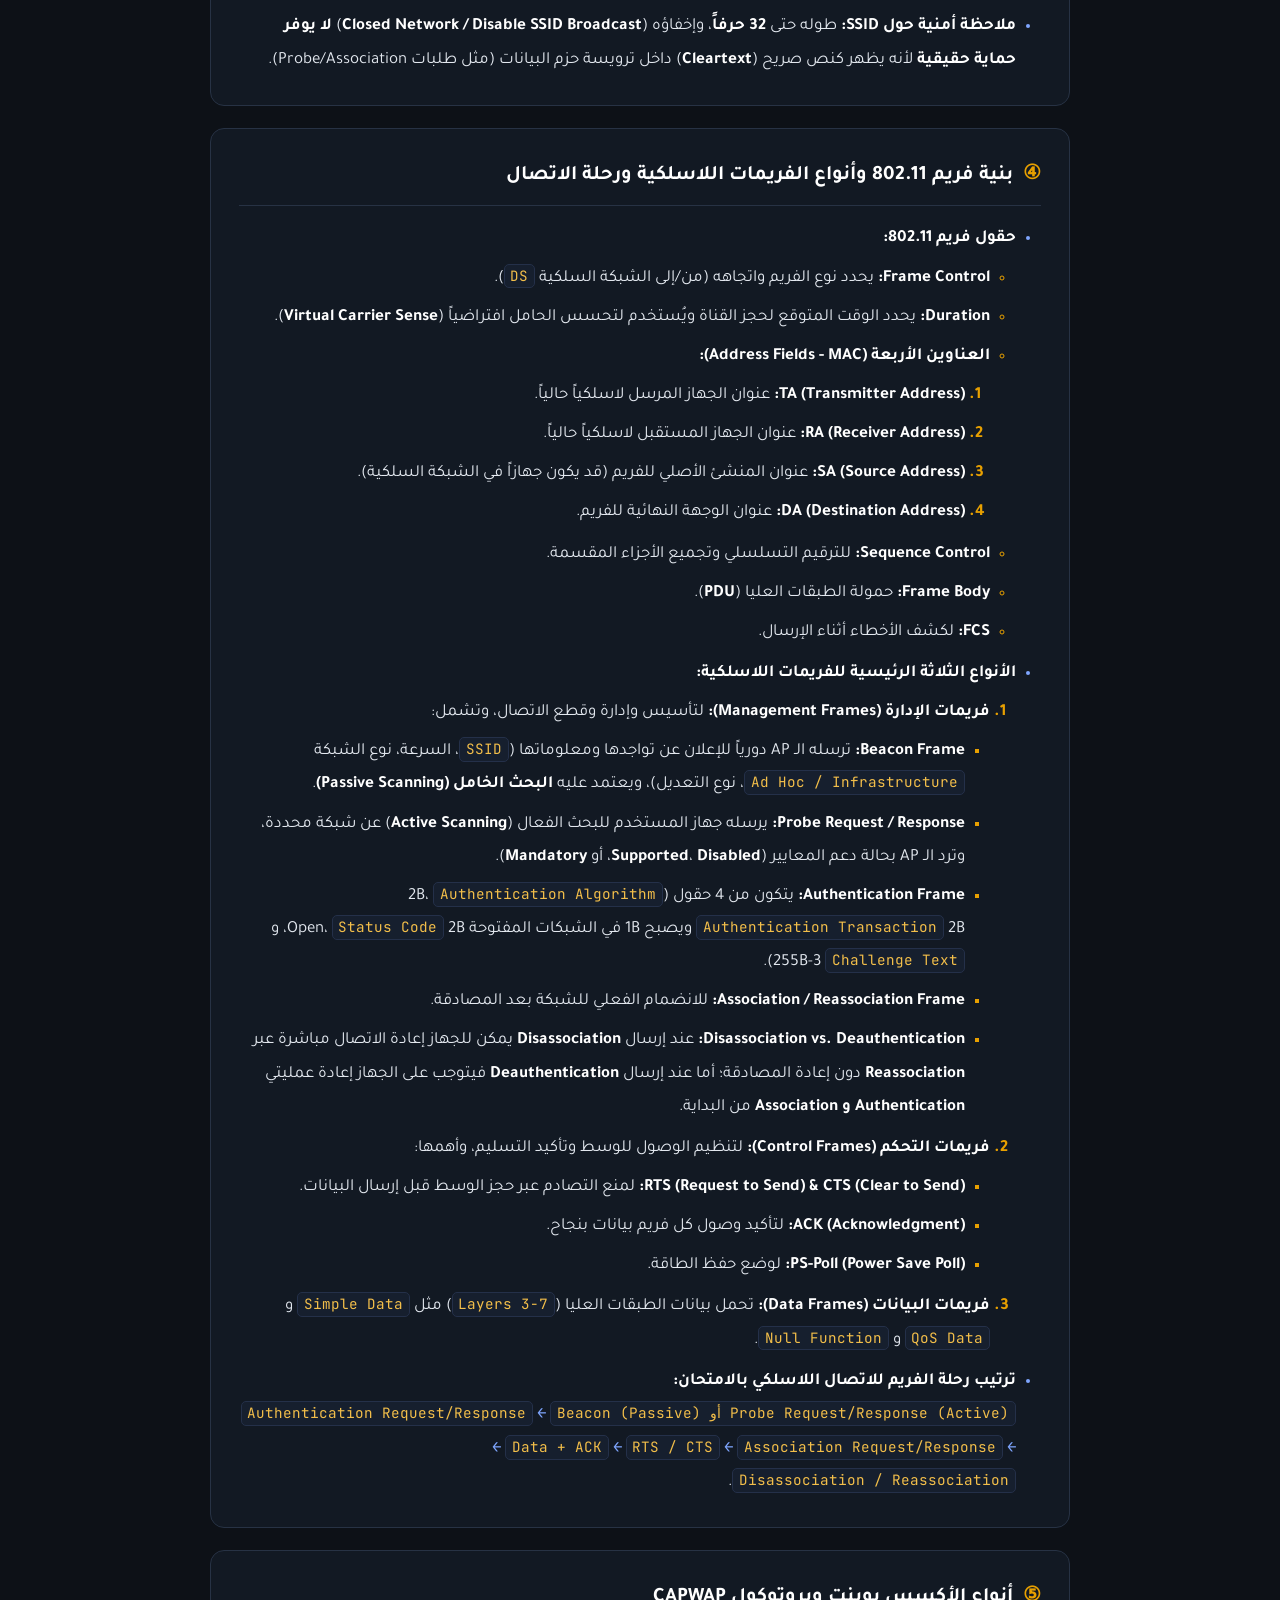
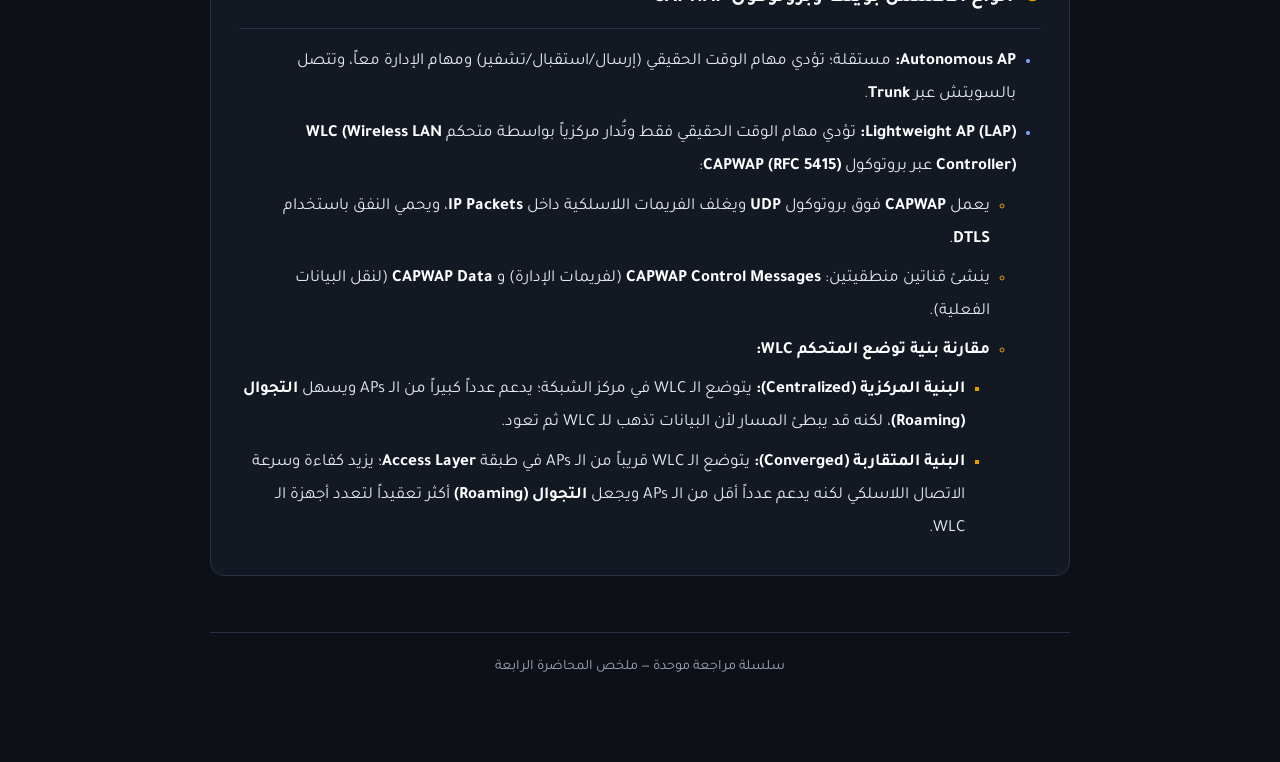
<file: lecture-4.html>
<!DOCTYPE html>
<html lang="ar" dir="rtl">
<head>
<meta charset="utf-8">
<meta name="viewport" content="width=device-width, initial-scale=1">
<title>الشبكات اللاسلكية (IEEE 802.11)، الفريمات اللاسلكية، وبنية AP/WLC — Wireless 802.11 &amp; WLC</title>
<link rel="preconnect" href="https://fonts.googleapis.com">
<link rel="preconnect" href="https://fonts.gstatic.com" crossorigin>
<link href="https://fonts.googleapis.com/css2?family=JetBrains+Mono:wght@400;600&family=Tajawal:wght@400;500;700;800&display=swap" rel="stylesheet">
<link rel="stylesheet" href="style.css">
</head>
<body>
<div class="top"></div>
<input type="checkbox" id="nav" class="nav-toggle"><label for="nav" class="burger" aria-label="التنقل">☰</label><label for="nav" class="scrim"></label><aside class="drawer"><div class="drawer-head"><strong>📚 التنقل بين المحاضرات</strong><label for="nav" class="close">✕</label></div><a class="back" href="index.html">⌂ العودة للفهرس الرئيسي</a><ol><li class=""><a class="l" href="lecture-1.html"><b>1</b><span>مدخل إلى الشبكات، مكوناتها، ونموذج TCP/IP</span></a></li><li class=""><a class="l" href="lecture-2.html"><b>2</b><span>نموذج OSI، معايير الإيثرنت، وآلية عمل السويتش</span></a></li><li class=""><a class="l" href="lecture-3.html"><b>3</b><span>حلقات الطبقة الثانية، بروتوكول STP، والشبكات الوهمية VLAN</span></a></li><li class="on"><a class="l" href="lecture-4.html"><b>4</b><span>الشبكات اللاسلكية (IEEE 802.11)، الفريمات اللاسلكية، وبنية AP/WLC</span></a><div class="sub"><a href="#s1">① أساسيات الشبكات اللاسلكية والمجالات الترددية (RF)</a><a href="#s2">② أنماط وبنى الشبكات اللاسلكية</a><a href="#s3">③ معايير الشبكات اللاسلكية (IEEE 802.11 Standards)</a><a href="#s4">④ بنية فريم 802.11 وأنواع الفريمات اللاسلكية ورحلة الاتصال</a><a href="#s5">⑤ أنواع الأكسس بوينت وبروتوكول CAPWAP</a></div></li><li class=""><a class="l" href="lecture-5.html"><b>5</b><span>الطبقة الثالثة، بروتوكول IPv4، التقسيم الفرعي (Subnetting)، و NAT</span></a></li><li class=""><a class="l" href="lecture-6.html"><b>6</b><span>العناوين المحجوزة، DHCP، ARP، خوارزميات التوجيه، و ICMP</span></a></li><li class=""><a class="l" href="lecture-7.html"><b>7</b><span>نظام أسماء النطاقات (DNS) وبروتوكول IPv6</span></a></li><li class=""><a class="l" href="lecture-8.html"><b>8</b><span>بروتوكولات الطبقة الرابعة (TCP &amp; UDP)، المنافذ، و Proxy Server</span></a></li></ol></aside><div class="wrap"><header class="hero"><h1>📖 الشبكات اللاسلكية (IEEE 802.11)، الفريمات اللاسلكية، وبنية AP/WLC</h1><p class="sub">Wireless 802.11 & WLC | المحاضرة الرابعة — سلسلة مراجعة موحدة</p><div class="src"><p>المصدر: ملف المحاضرة الرابعة (CSB _S4.pdf)</p></div><div class="rule"></div></header><h2 class="sec-title">📘 الملخص المكثف</h2><p class="sec-sub">المحاور الأساسية للمحاضرة</p><nav class="chips"><a href="#s1">① أساسيات الشبكات اللاسلكية والمجالات الترددية (RF)</a><a href="#s2">② أنماط وبنى الشبكات اللاسلكية</a><a href="#s3">③ معايير الشبكات اللاسلكية (IEEE 802.11 Standards)</a><a href="#s4">④ بنية فريم 802.11 وأنواع الفريمات اللاسلكية ورحلة الاتصال</a><a href="#s5">⑤ أنواع الأكسس بوينت وبروتوكول CAPWAP</a></nav><article class="topic" id="s1"><h2><i>①</i>أساسيات الشبكات اللاسلكية والمجالات الترددية (RF)</h2><ul>
<li><strong>المفهوم:</strong> شبكات تعتمد الأمواج الراديوية الكهرومغناطيسية (<strong>RF</strong>) عبر هوائيات (<strong>Antennas</strong>) في الطبقة الفيزيائية وفق معيار <strong>IEEE 802.11</strong>.</li>
<li><strong>الميزات والمساوئ:</strong>
<ul>
<li><strong>الميزات:</strong> سرعة التركيب دون تمديد كابلات، تغطية الأماكن الصعبة والعامة (<strong>Hotspots</strong>)، ومشاركة اتصال الإنترنت لعدة مستخدمين.</li>
<li><strong>المساوئ:</strong> مخاطر أمنية أعلى، تقاسم عرض الحزمة (<strong>Bandwidth</strong>) بين الأجهزة المتصلة، الحاجة لتحديث العتاد عند تغير المعايير، والتأثر بالتداخل الكهرومغناطيسي.</li>
</ul>
</li>
<li><strong>وحدات قياس التردد (Frequency):</strong> الهرتز (<strong>Hz</strong>) هو عدد الهزات في الثانية (<code>kHz = 1,000 Hz</code>، <code>MHz = 1,000,000 Hz</code>، <code>GHz = 1,000,000,000 Hz</code>).</li>
<li><strong>الحزم الترددية المعتمدة في الشبكات اللاسلكية:</strong></li>
</ul>
<div class="tw"><table>
<thead>
<tr>
<th style="text-align:left">الحزمة الترددية</th>
<th style="text-align:left">النطاق الترددي الدقيق</th>
<th style="text-align:left">عدد القنوات (Channels)</th>
<th style="text-align:left">التداخل والقنوات غير المتداخلة</th>
</tr>
</thead>
<tbody>
<tr>
<td style="text-align:left"><strong>2.4 GHz (ISM Band)</strong></td>
<td style="text-align:left"><code>2.400 – 2.4835 GHz</code></td>
<td style="text-align:left"><strong>14 قناة</strong></td>
<td style="text-align:left">القنوات المتتالية تتداخل؛ لتجنب التداخل بين نقاط الوصول المتجاورة نستخدم <strong>القنوات <code>1</code> و <code>6</code> و <code>11</code></strong>.</td>
</tr>
<tr>
<td style="text-align:left"><strong>5 GHz (UNII Band)</strong></td>
<td style="text-align:left"><code>5.150 – 5.825 GHz</code> (مقسمة لـ 4 مجالات: <code>5.150-5.250</code>، <code>5.250-5.350</code>، <code>5.470-5.725</code>، <code>5.725-5.825 GHz</code>)</td>
<td style="text-align:left"><strong>24 قناة</strong></td>
<td style="text-align:left">لا يحدث تداخل بين القنوات المتجاورة؛ يمكن استخدام قناة لأكسس بوينت والقناة التالية لمجاورتها دون تداخل.</td>
</tr>
</tbody>
</table></div></article><article class="topic" id="s2"><h2><i>②</i>أنماط وبنى الشبكات اللاسلكية</h2><ul>
<li><strong>BSS (Basic Service Set):</strong> مجموعة خدمات توفرها أكسس بوينت (<strong>AP</strong>) واحدة عبر قناة ترددية واحدة. يُعرف عنوان الـ MAC الخاص بالأكسس بوينت باسم <strong>BSSID</strong>، وتسمى عملية اتصال الجهاز بها <strong>Association</strong>، ويُسمى الجهاز المتصل محطة (<strong>STA - Station</strong>).</li>
<li><strong>DS (Distribution System):</strong> ربط الأكسس بوينت بشبكة سلكية لتعمل كجسر بين اللاسلكي والسلكي؛ وعند تعدد الـ <strong>SSIDs</strong> والـ <strong>VLANs</strong> يجب أن يكون الاتصال بين الـ AP والسويتش من نوع <strong>Trunk (802.1Q)</strong>.</li>
<li><strong>ESS (Extended Service Set):</strong> استخدام عدة أجهزة AP بنفس اسم الشبكة (<strong>SSID</strong>) لتوسيع التغطية مع تداخل مدروس يسمح للمستخدم بالتنقل دون انقطاع الاتصال (<strong>Roaming - التجوال</strong>).</li>
<li><strong>Repeater (المكرر):</strong> أكسس بوينت تستقبل الإشارة وتعيد بثها لتوسيع التغطية، ويجب أن تعمل جميع الأجهزة على <strong>نفس القناة الترددية</strong> للأكسس بوينت الأصلية.</li>
<li><strong>Wireless Bridge (الجسر اللاسلكي):</strong> ربط شبكتين سلكيتين متباعدتين لاسلكياً؛ إما <strong>Point-to-Point</strong> (بهوائيات موجهة بين موقعين) أو <strong>Point-to-Multipoint</strong> (هوائي مركزي متعدد الاتجاهات يتصل بعدة مواقع ذات هوائيات موجهة).</li>
<li><strong>Mesh Network:</strong> عدة أجهزة AP تتعاون لتغطية منطقة واسعة باستخدام <strong>قناتين تردديتين</strong>: القناة الأولى ثابتة لاتصال المستخدمين، والقناة الثانية للتواصل البيني بين أجهزة الـ AP.</li>
</ul></article><article class="topic" id="s3"><h2><i>③</i>معايير الشبكات اللاسلكية (IEEE 802.11 Standards)</h2><div class="tw"><table>
<thead>
<tr>
<th style="text-align:left">المعيار</th>
<th style="text-align:left">الحزمة الترددية</th>
<th style="text-align:left">أقصى معدل نقل بيانات (Data Rate)</th>
<th style="text-align:left">التقنية المميزة / ملاحظات الامتحان</th>
</tr>
</thead>
<tbody>
<tr>
<td style="text-align:left"><strong>802.11 (الأصلي - 1997)</strong></td>
<td style="text-align:left"><code>2.4 GHz ISM</code></td>
<td style="text-align:left"><code>1 &amp; 2 Mbps</code></td>
<td style="text-align:left">المعيار الأساسي لشبكات WLAN.</td>
</tr>
<tr>
<td style="text-align:left"><strong>802.11b</strong></td>
<td style="text-align:left"><code>2.4 GHz ISM</code></td>
<td style="text-align:left"><code>5.5 &amp; 11 Mbps</code></td>
<td style="text-align:left">يستخدم <code>DSSS</code> ومتوافق مع المعيار الأصلي.</td>
</tr>
<tr>
<td style="text-align:left"><strong>802.11a</strong></td>
<td style="text-align:left"><code>5 GHz UNII</code></td>
<td style="text-align:left"><code>6 to 54 Mbps</code></td>
<td style="text-align:left">يستخدم تقنية <strong>OFDM</strong>؛ غير متوافق مع <code>802.11b</code> لاختلاف التردد.</td>
</tr>
<tr>
<td style="text-align:left"><strong>802.11g</strong></td>
<td style="text-align:left"><code>2.4 GHz ISM</code></td>
<td style="text-align:left"><code>54 Mbps</code></td>
<td style="text-align:left">متوافق مع <code>802.11b</code> والأجهزة القديمة على تردد <code>2.4 GHz</code>.</td>
</tr>
<tr>
<td style="text-align:left"><strong>802.11i</strong></td>
<td style="text-align:left">— (معيار أمني)</td>
<td style="text-align:left">—</td>
<td style="text-align:left">طوّر حماية اللاسلكي عبر بروتوكول <strong>TKIP</strong> وتشفير <strong>AES</strong>.</td>
</tr>
<tr>
<td style="text-align:left"><strong>802.11n</strong></td>
<td style="text-align:left"><code>2.4 GHz &amp; 5 GHz</code></td>
<td style="text-align:left"><code>600 Mbps</code></td>
<td style="text-align:left">يستخدم الهوائيات المتعددة <strong>MIMO</strong> وتقنية <strong>OFDM</strong>.</td>
</tr>
<tr>
<td style="text-align:left"><strong>802.11ac (Wi-Fi 5 - 2013)</strong></td>
<td style="text-align:left"><code>5 GHz</code> فقط</td>
<td style="text-align:left">حوالي <code>7 Gbps</code></td>
<td style="text-align:left">إنتاجية وسرعة عالية على تردد <code>5 GHz</code>.</td>
</tr>
<tr>
<td style="text-align:left"><strong>802.11ax (Wi-Fi 6 - 2019)</strong></td>
<td style="text-align:left"><code>2.4 GHz &amp; 5 GHz</code></td>
<td style="text-align:left">حوالي <code>9.6 Gbps</code></td>
<td style="text-align:left">كفاءة ومرونة وقابلية توسع عالية في البيئات المزدحمة.</td>
</tr>
</tbody>
</table></div>
<ul>
<li><strong>تقنيات التعديل الراديوي:</strong>
<ul>
<li><strong>DSSS:</strong> طيف منتشر يرسل البيانات عبر مجال ترددي ثابت.</li>
<li><strong>FHSS:</strong> طيف منتشر يرسل البيانات بالقفز عبر عدة حوامل ترددية فرعية.</li>
<li><strong>OFDM:</strong> ترميز رقمي يرسل البيانات عبر عدة حوامل ترددية فرعية متعامدة.</li>
</ul>
</li>
<li><strong>ملاحظة أمنية حول SSID:</strong> طوله حتى <strong>32 حرفاً</strong>، وإخفاؤه (<strong>Closed Network / Disable SSID Broadcast</strong>) <strong>لا يوفر حماية حقيقية</strong> لأنه يظهر كنص صريح (<strong>Cleartext</strong>) داخل ترويسة حزم البيانات (مثل طلبات Probe/Association).</li>
</ul></article><article class="topic" id="s4"><h2><i>④</i>بنية فريم 802.11 وأنواع الفريمات اللاسلكية ورحلة الاتصال</h2><ul>
<li><strong>حقول فريم 802.11:</strong>
<ul>
<li><strong>Frame Control:</strong> يحدد نوع الفريم واتجاهه (من/إلى الشبكة السلكية <code>DS</code>).</li>
<li><strong>Duration:</strong> يحدد الوقت المتوقع لحجز القناة ويُستخدم لتحسس الحامل افتراضياً (<strong>Virtual Carrier Sense</strong>).</li>
<li><strong>العناوين الأربعة (Address Fields - MAC):</strong>
<ol>
<li><strong>TA (Transmitter Address):</strong> عنوان الجهاز المرسل لاسلكياً حالياً.</li>
<li><strong>RA (Receiver Address):</strong> عنوان الجهاز المستقبل لاسلكياً حالياً.</li>
<li><strong>SA (Source Address):</strong> عنوان المنشئ الأصلي للفريم (قد يكون جهازاً في الشبكة السلكية).</li>
<li><strong>DA (Destination Address):</strong> عنوان الوجهة النهائية للفريم.</li>
</ol>
</li>
<li><strong>Sequence Control:</strong> للترقيم التسلسلي وتجميع الأجزاء المقسمة.</li>
<li><strong>Frame Body:</strong> حمولة الطبقات العليا (<strong>PDU</strong>).</li>
<li><strong>FCS:</strong> لكشف الأخطاء أثناء الإرسال.</li>
</ul>
</li>
<li><strong>الأنواع الثلاثة الرئيسية للفريمات اللاسلكية:</strong>
<ol>
<li><strong>فريمات الإدارة (Management Frames):</strong> لتأسيس وإدارة وقطع الاتصال، وتشمل:
<ul>
<li><strong>Beacon Frame:</strong> ترسله الـ AP دورياً للإعلان عن تواجدها ومعلوماتها (<code>SSID</code>، السرعة، نوع الشبكة <code>Ad Hoc / Infrastructure</code>، نوع التعديل)، ويعتمد عليه <strong>البحث الخامل (Passive Scanning)</strong>.</li>
<li><strong>Probe Request / Response:</strong> يرسله جهاز المستخدم للبحث الفعال (<strong>Active Scanning</strong>) عن شبكة محددة، وترد الـ AP بحالة دعم المعايير (<strong>Supported</strong>، <strong>Disabled</strong>، أو <strong>Mandatory</strong>).</li>
<li><strong>Authentication Frame:</strong> يتكون من 4 حقول (<code>Authentication Algorithm</code> 2B، <code>Authentication Transaction</code> 2B ويصبح 1B في الشبكات المفتوحة Open، <code>Status Code</code> 2B، و<code>Challenge Text</code> 3-255B).</li>
<li><strong>Association / Reassociation Frame:</strong> للانضمام الفعلي للشبكة بعد المصادقة.</li>
<li><strong>Disassociation vs. Deauthentication:</strong> عند إرسال <strong>Disassociation</strong> يمكن للجهاز إعادة الاتصال مباشرة عبر <strong>Reassociation</strong> دون إعادة المصادقة؛ أما عند إرسال <strong>Deauthentication</strong> فيتوجب على الجهاز إعادة عمليتي <strong>Authentication و Association</strong> من البداية.</li>
</ul>
</li>
<li><strong>فريمات التحكم (Control Frames):</strong> لتنظيم الوصول للوسط وتأكيد التسليم، وأهمها:
<ul>
<li><strong>RTS (Request to Send) &amp; CTS (Clear to Send):</strong> لمنع التصادم عبر حجز الوسط قبل إرسال البيانات.</li>
<li><strong>ACK (Acknowledgment):</strong> لتأكيد وصول كل فريم بيانات بنجاح.</li>
<li><strong>PS-Poll (Power Save Poll):</strong> لوضع حفظ الطاقة.</li>
</ul>
</li>
<li><strong>فريمات البيانات (Data Frames):</strong> تحمل بيانات الطبقات العليا (<code>Layers 3-7</code>) مثل <code>Simple Data</code> و <code>QoS Data</code> و <code>Null Function</code>.</li>
</ol>
</li>
<li><strong>ترتيب رحلة الفريم للاتصال اللاسلكي بالامتحان:</strong>
<code>Beacon (Passive) أو Probe Request/Response (Active)</code> <span class="math">←</span> <code>Authentication Request/Response</code> <span class="math">←</span> <code>Association Request/Response</code> <span class="math">←</span> <code>RTS / CTS</code> <span class="math">←</span> <code>Data + ACK</code> <span class="math">←</span> <code>Disassociation / Reassociation</code>.</li>
</ul></article><article class="topic" id="s5"><h2><i>⑤</i>أنواع الأكسس بوينت وبروتوكول CAPWAP</h2><ul>
<li><strong>Autonomous AP:</strong> مستقلة؛ تؤدي مهام الوقت الحقيقي (إرسال/استقبال/تشفير) ومهام الإدارة معاً، وتتصل بالسويتش عبر <strong>Trunk</strong>.</li>
<li><strong>Lightweight AP (LAP):</strong> تؤدي مهام الوقت الحقيقي فقط وتُدار مركزياً بواسطة متحكم <strong>WLC (Wireless LAN Controller)</strong> عبر بروتوكول <strong>CAPWAP (RFC 5415)</strong>:
<ul>
<li>يعمل <strong>CAPWAP</strong> فوق بروتوكول <strong>UDP</strong> ويغلف الفريمات اللاسلكية داخل <strong>IP Packets</strong>، ويحمي النفق باستخدام <strong>DTLS</strong>.</li>
<li>ينشئ قناتين منطقيتين: <strong>CAPWAP Control Messages</strong> (لفريمات الإدارة) و <strong>CAPWAP Data</strong> (لنقل البيانات الفعلية).</li>
<li><strong>مقارنة بنية توضع المتحكم WLC:</strong>
<ul>
<li><strong>البنية المركزية (Centralized):</strong> يتوضع الـ WLC في مركز الشبكة؛ يدعم عدداً كبيراً من الـ APs ويسهل <strong>التجوال (Roaming)</strong>، لكنه قد يبطئ المسار لأن البيانات تذهب للـ WLC ثم تعود.</li>
<li><strong>البنية المتقاربة (Converged):</strong> يتوضع الـ WLC قريباً من الـ APs في طبقة <strong>Access Layer</strong>؛ يزيد كفاءة وسرعة الاتصال اللاسلكي لكنه يدعم عدداً أقل من الـ APs ويجعل <strong>التجوال (Roaming)</strong> أكثر تعقيداً لتعدد أجهزة الـ WLC.</li>
</ul>
</li>
</ul>
</li>
</ul></article><div class="foot">سلسلة مراجعة موحدة — ملخص المحاضرة الرابعة</div></div>
</body>
</html>
</file>
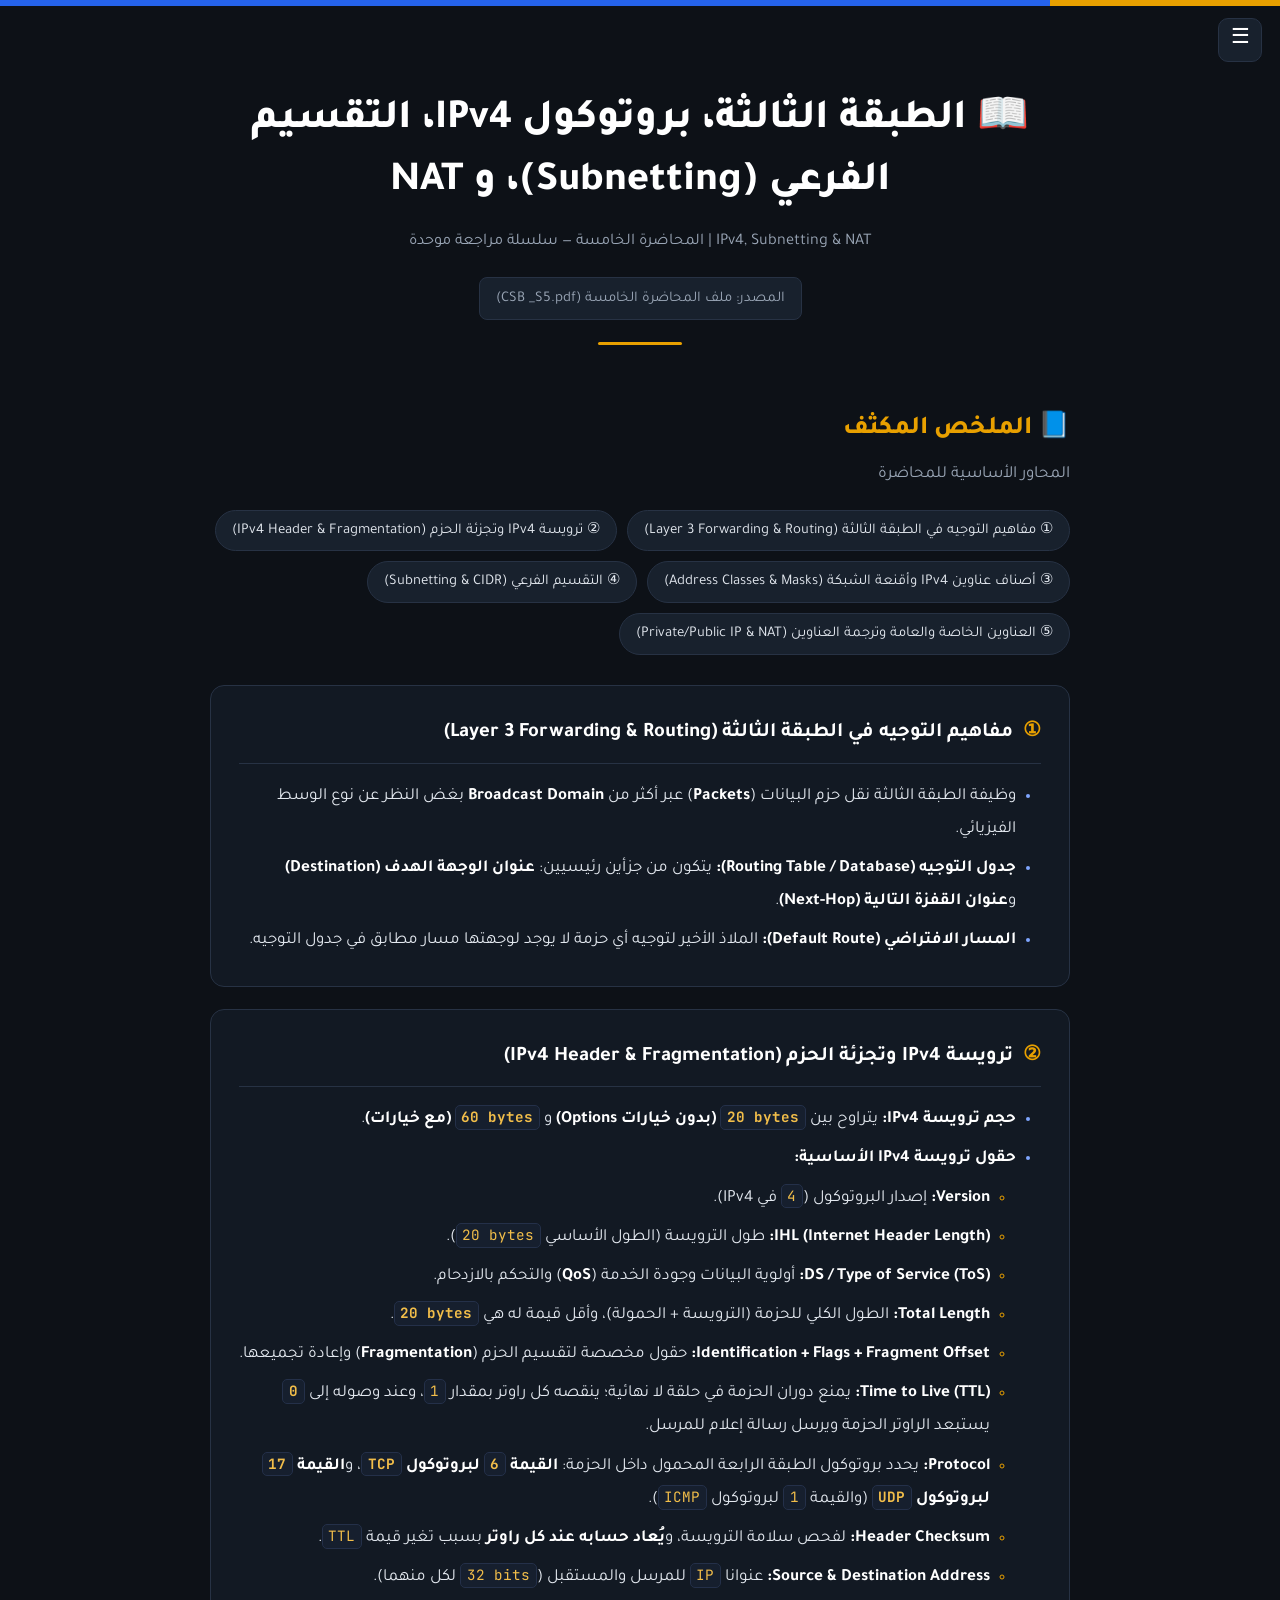
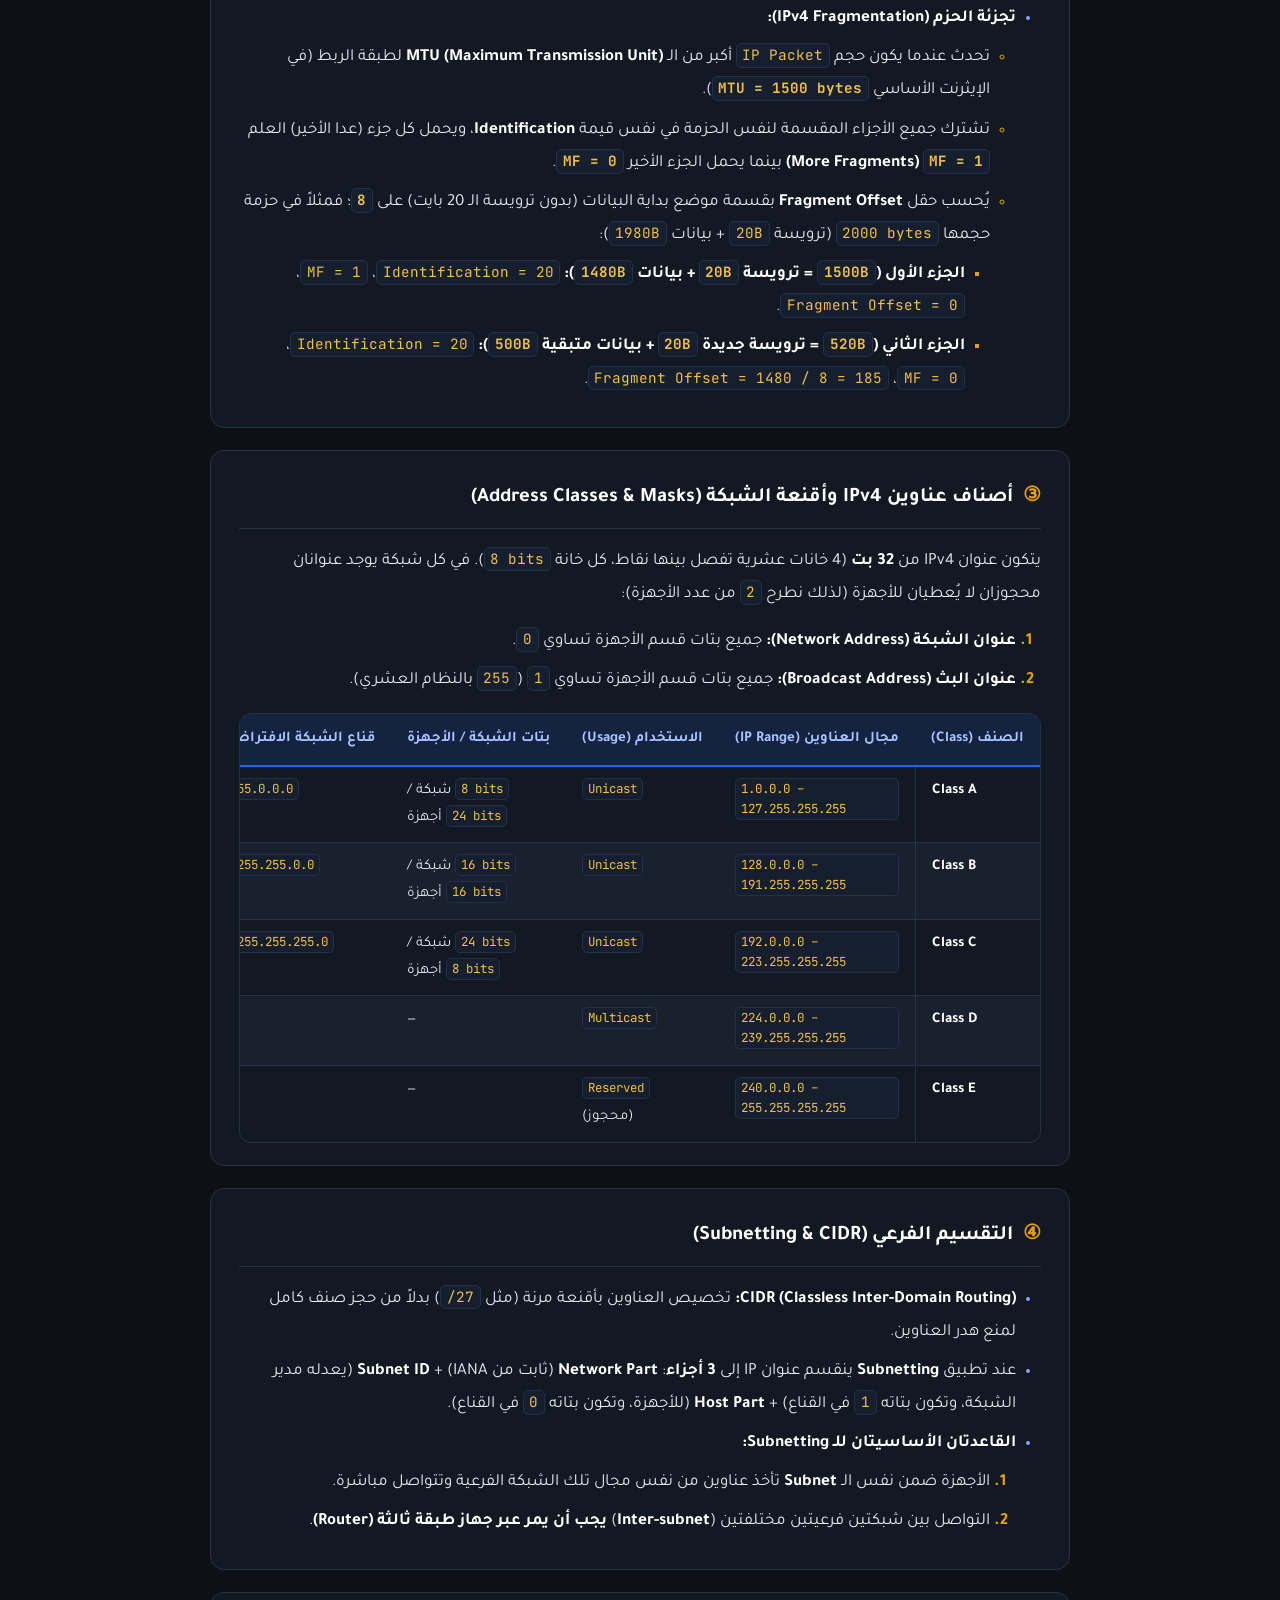
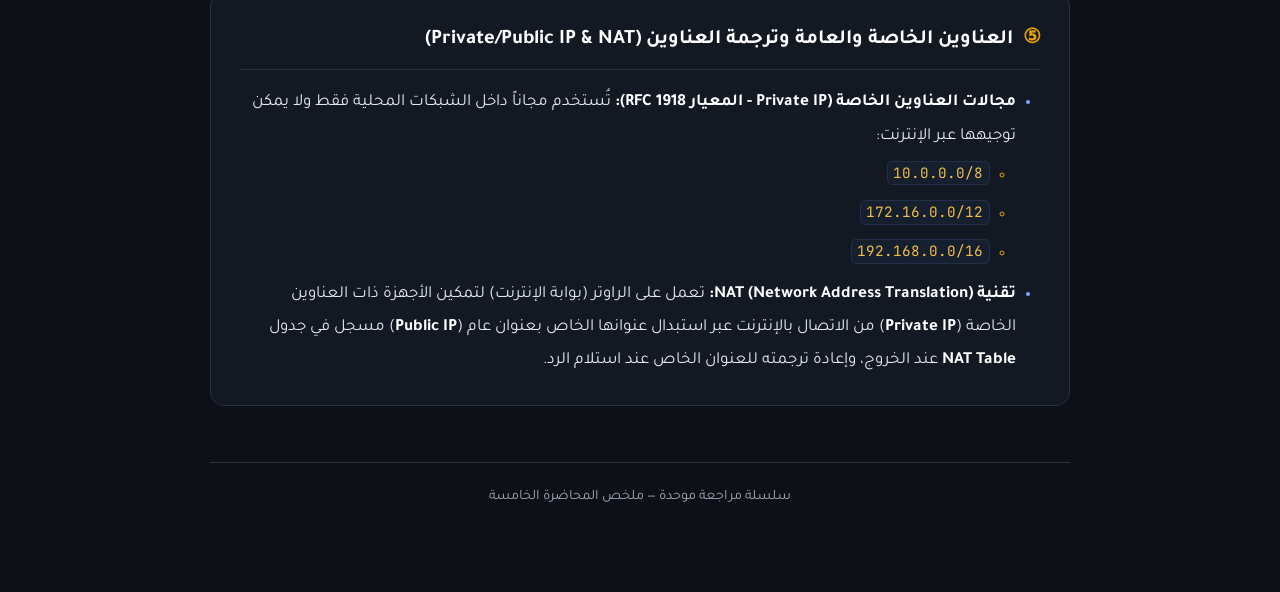
<file: lecture-5.html>
<!DOCTYPE html>
<html lang="ar" dir="rtl">
<head>
<meta charset="utf-8">
<meta name="viewport" content="width=device-width, initial-scale=1">
<title>الطبقة الثالثة، بروتوكول IPv4، التقسيم الفرعي (Subnetting)، و NAT — IPv4, Subnetting &amp; NAT</title>
<link rel="preconnect" href="https://fonts.googleapis.com">
<link rel="preconnect" href="https://fonts.gstatic.com" crossorigin>
<link href="https://fonts.googleapis.com/css2?family=JetBrains+Mono:wght@400;600&family=Tajawal:wght@400;500;700;800&display=swap" rel="stylesheet">
<link rel="stylesheet" href="style.css">
</head>
<body>
<div class="top"></div>
<input type="checkbox" id="nav" class="nav-toggle"><label for="nav" class="burger" aria-label="التنقل">☰</label><label for="nav" class="scrim"></label><aside class="drawer"><div class="drawer-head"><strong>📚 التنقل بين المحاضرات</strong><label for="nav" class="close">✕</label></div><a class="back" href="index.html">⌂ العودة للفهرس الرئيسي</a><ol><li class=""><a class="l" href="lecture-1.html"><b>1</b><span>مدخل إلى الشبكات، مكوناتها، ونموذج TCP/IP</span></a></li><li class=""><a class="l" href="lecture-2.html"><b>2</b><span>نموذج OSI، معايير الإيثرنت، وآلية عمل السويتش</span></a></li><li class=""><a class="l" href="lecture-3.html"><b>3</b><span>حلقات الطبقة الثانية، بروتوكول STP، والشبكات الوهمية VLAN</span></a></li><li class=""><a class="l" href="lecture-4.html"><b>4</b><span>الشبكات اللاسلكية (IEEE 802.11)، الفريمات اللاسلكية، وبنية AP/WLC</span></a></li><li class="on"><a class="l" href="lecture-5.html"><b>5</b><span>الطبقة الثالثة، بروتوكول IPv4، التقسيم الفرعي (Subnetting)، و NAT</span></a><div class="sub"><a href="#s1">① مفاهيم التوجيه في الطبقة الثالثة (Layer 3 Forwarding &amp; Routing)</a><a href="#s2">② ترويسة IPv4 وتجزئة الحزم (IPv4 Header &amp; Fragmentation)</a><a href="#s3">③ أصناف عناوين IPv4 وأقنعة الشبكة (Address Classes &amp; Masks)</a><a href="#s4">④ التقسيم الفرعي (Subnetting &amp; CIDR)</a><a href="#s5">⑤ العناوين الخاصة والعامة وترجمة العناوين (Private/Public IP &amp; NAT)</a></div></li><li class=""><a class="l" href="lecture-6.html"><b>6</b><span>العناوين المحجوزة، DHCP، ARP، خوارزميات التوجيه، و ICMP</span></a></li><li class=""><a class="l" href="lecture-7.html"><b>7</b><span>نظام أسماء النطاقات (DNS) وبروتوكول IPv6</span></a></li><li class=""><a class="l" href="lecture-8.html"><b>8</b><span>بروتوكولات الطبقة الرابعة (TCP &amp; UDP)، المنافذ، و Proxy Server</span></a></li></ol></aside><div class="wrap"><header class="hero"><h1>📖 الطبقة الثالثة، بروتوكول IPv4، التقسيم الفرعي (Subnetting)، و NAT</h1><p class="sub">IPv4, Subnetting & NAT | المحاضرة الخامسة — سلسلة مراجعة موحدة</p><div class="src"><p>المصدر: ملف المحاضرة الخامسة (CSB _S5.pdf)</p></div><div class="rule"></div></header><h2 class="sec-title">📘 الملخص المكثف</h2><p class="sec-sub">المحاور الأساسية للمحاضرة</p><nav class="chips"><a href="#s1">① مفاهيم التوجيه في الطبقة الثالثة (Layer 3 Forwarding &amp; Routing)</a><a href="#s2">② ترويسة IPv4 وتجزئة الحزم (IPv4 Header &amp; Fragmentation)</a><a href="#s3">③ أصناف عناوين IPv4 وأقنعة الشبكة (Address Classes &amp; Masks)</a><a href="#s4">④ التقسيم الفرعي (Subnetting &amp; CIDR)</a><a href="#s5">⑤ العناوين الخاصة والعامة وترجمة العناوين (Private/Public IP &amp; NAT)</a></nav><article class="topic" id="s1"><h2><i>①</i>مفاهيم التوجيه في الطبقة الثالثة (Layer 3 Forwarding &amp; Routing)</h2><ul>
<li>وظيفة الطبقة الثالثة نقل حزم البيانات (<strong>Packets</strong>) عبر أكثر من <strong>Broadcast Domain</strong> بغض النظر عن نوع الوسط الفيزيائي.</li>
<li><strong>جدول التوجيه (Routing Table / Database):</strong> يتكون من جزأين رئيسيين: <strong>عنوان الوجهة الهدف (Destination)</strong> و<strong>عنوان القفزة التالية (Next-Hop)</strong>.</li>
<li><strong>المسار الافتراضي (Default Route):</strong> الملاذ الأخير لتوجيه أي حزمة لا يوجد لوجهتها مسار مطابق في جدول التوجيه.</li>
</ul></article><article class="topic" id="s2"><h2><i>②</i>ترويسة IPv4 وتجزئة الحزم (IPv4 Header &amp; Fragmentation)</h2><ul>
<li><strong>حجم ترويسة IPv4:</strong> يتراوح بين <strong><code>20 bytes</code> (بدون خيارات Options)</strong> و <strong><code>60 bytes</code> (مع خيارات)</strong>.</li>
<li><strong>حقول ترويسة IPv4 الأساسية:</strong>
<ul>
<li><strong>Version:</strong> إصدار البروتوكول (<code>4</code> في IPv4).</li>
<li><strong>IHL (Internet Header Length):</strong> طول الترويسة (الطول الأساسي <code>20 bytes</code>).</li>
<li><strong>DS / Type of Service (ToS):</strong> أولوية البيانات وجودة الخدمة (<strong>QoS</strong>) والتحكم بالازدحام.</li>
<li><strong>Total Length:</strong> الطول الكلي للحزمة (الترويسة + الحمولة)، وأقل قيمة له هي <strong><code>20 bytes</code></strong>.</li>
<li><strong>Identification + Flags + Fragment Offset:</strong> حقول مخصصة لتقسيم الحزم (<strong>Fragmentation</strong>) وإعادة تجميعها.</li>
<li><strong>Time to Live (TTL):</strong> يمنع دوران الحزمة في حلقة لا نهائية؛ ينقصه كل راوتر بمقدار <code>1</code>، وعند وصوله إلى <strong><code>0</code></strong> يستبعد الراوتر الحزمة ويرسل رسالة إعلام للمرسل.</li>
<li><strong>Protocol:</strong> يحدد بروتوكول الطبقة الرابعة المحمول داخل الحزمة: <strong>القيمة <code>6</code> لبروتوكول <code>TCP</code></strong>، و<strong>القيمة <code>17</code> لبروتوكول <code>UDP</code></strong> (والقيمة <code>1</code> لبروتوكول <code>ICMP</code>).</li>
<li><strong>Header Checksum:</strong> لفحص سلامة الترويسة، و<strong>يُعاد حسابه عند كل راوتر</strong> بسبب تغير قيمة <code>TTL</code>.</li>
<li><strong>Source &amp; Destination Address:</strong> عنوانا <code>IP</code> للمرسل والمستقبل (<code>32 bits</code> لكل منهما).</li>
</ul>
</li>
<li><strong>تجزئة الحزم (IPv4 Fragmentation):</strong>
<ul>
<li>تحدث عندما يكون حجم <code>IP Packet</code> أكبر من الـ <strong>MTU (Maximum Transmission Unit)</strong> لطبقة الربط (في الإيثرنت الأساسي <strong><code>MTU = 1500 bytes</code></strong>).</li>
<li>تشترك جميع الأجزاء المقسمة لنفس الحزمة في نفس قيمة <strong>Identification</strong>، ويحمل كل جزء (عدا الأخير) العلم <strong><code>MF = 1</code> (More Fragments)</strong> بينما يحمل الجزء الأخير <strong><code>MF = 0</code></strong>.</li>
<li>يُحسب حقل <strong>Fragment Offset</strong> بقسمة موضع بداية البيانات (بدون ترويسة الـ 20 بايت) على <strong><code>8</code></strong>؛ فمثلاً في حزمة حجمها <code>2000 bytes</code> (ترويسة <code>20B</code> + بيانات <code>1980B</code>):
<ul>
<li><strong>الجزء الأول (<code>1500B</code> = ترويسة <code>20B</code> + بيانات <code>1480B</code>):</strong> <code>Identification = 20</code>، <code>MF = 1</code>، <code>Fragment Offset = 0</code>.</li>
<li><strong>الجزء الثاني (<code>520B</code> = ترويسة جديدة <code>20B</code> + بيانات متبقية <code>500B</code>):</strong> <code>Identification = 20</code>، <code>MF = 0</code>، <code>Fragment Offset = 1480 / 8 = 185</code>.</li>
</ul>
</li>
</ul>
</li>
</ul></article><article class="topic" id="s3"><h2><i>③</i>أصناف عناوين IPv4 وأقنعة الشبكة (Address Classes &amp; Masks)</h2><p>يتكون عنوان IPv4 من <strong>32 بت</strong> (4 خانات عشرية تفصل بينها نقاط، كل خانة <code>8 bits</code>). في كل شبكة يوجد عنوانان محجوزان لا يُعطيان للأجهزة (لذلك نطرح <code>2</code> من عدد الأجهزة):</p>
<ol>
<li><strong>عنوان الشبكة (Network Address):</strong> جميع بتات قسم الأجهزة تساوي <code>0</code>.</li>
<li><strong>عنوان البث (Broadcast Address):</strong> جميع بتات قسم الأجهزة تساوي <code>1</code> (<code>255</code> بالنظام العشري).</li>
</ol>
<div class="tw"><table>
<thead>
<tr>
<th style="text-align:left">الصنف (Class)</th>
<th style="text-align:left">مجال العناوين (IP Range)</th>
<th style="text-align:left">الاستخدام (Usage)</th>
<th style="text-align:left">بتات الشبكة / الأجهزة</th>
<th style="text-align:left">قناع الشبكة الافتراضي (Mask)</th>
<th style="text-align:left">عدد الشبكات</th>
<th style="text-align:left">عدد الأجهزة الفعلي في كل شبكة</th>
</tr>
</thead>
<tbody>
<tr>
<td style="text-align:left"><strong>Class A</strong></td>
<td style="text-align:left"><code>1.0.0.0 – 127.255.255.255</code></td>
<td style="text-align:left"><code>Unicast</code></td>
<td style="text-align:left"><code>8 bits</code> شبكة / <code>24 bits</code> أجهزة</td>
<td style="text-align:left"><code>255.0.0.0</code> أو <code>/8</code></td>
<td style="text-align:left"><span class="math">2<sup>8</sup> = 256</span></td>
<td style="text-align:left"><span class="math">2<sup>24</sup> - 2 = 16,777,214</span></td>
</tr>
<tr>
<td style="text-align:left"><strong>Class B</strong></td>
<td style="text-align:left"><code>128.0.0.0 – 191.255.255.255</code></td>
<td style="text-align:left"><code>Unicast</code></td>
<td style="text-align:left"><code>16 bits</code> شبكة / <code>16 bits</code> أجهزة</td>
<td style="text-align:left"><code>255.255.0.0</code> أو <code>/16</code></td>
<td style="text-align:left"><span class="math">2<sup>16</sup> = 65,536</span></td>
<td style="text-align:left"><span class="math">2<sup>16</sup> - 2 = 65,534</span></td>
</tr>
<tr>
<td style="text-align:left"><strong>Class C</strong></td>
<td style="text-align:left"><code>192.0.0.0 – 223.255.255.255</code></td>
<td style="text-align:left"><code>Unicast</code></td>
<td style="text-align:left"><code>24 bits</code> شبكة / <code>8 bits</code> أجهزة</td>
<td style="text-align:left"><code>255.255.255.0</code> أو <code>/24</code></td>
<td style="text-align:left"><span class="math">2<sup>24</sup> = 16,777,216</span></td>
<td style="text-align:left"><span class="math">2<sup>8</sup> - 2 = 254</span></td>
</tr>
<tr>
<td style="text-align:left"><strong>Class D</strong></td>
<td style="text-align:left"><code>224.0.0.0 – 239.255.255.255</code></td>
<td style="text-align:left"><code>Multicast</code></td>
<td style="text-align:left">—</td>
<td style="text-align:left">—</td>
<td style="text-align:left">—</td>
<td style="text-align:left">—</td>
</tr>
<tr>
<td style="text-align:left"><strong>Class E</strong></td>
<td style="text-align:left"><code>240.0.0.0 – 255.255.255.255</code></td>
<td style="text-align:left"><code>Reserved</code> (محجوز)</td>
<td style="text-align:left">—</td>
<td style="text-align:left">—</td>
<td style="text-align:left">—</td>
<td style="text-align:left">—</td>
</tr>
</tbody>
</table></div></article><article class="topic" id="s4"><h2><i>④</i>التقسيم الفرعي (Subnetting &amp; CIDR)</h2><ul>
<li><strong>CIDR (Classless Inter-Domain Routing):</strong> تخصيص العناوين بأقنعة مرنة (مثل <code>/27</code>) بدلاً من حجز صنف كامل لمنع هدر العناوين.</li>
<li>عند تطبيق <strong>Subnetting</strong> ينقسم عنوان IP إلى <strong>3 أجزاء</strong>: <strong>Network Part</strong> (ثابت من IANA) + <strong>Subnet ID</strong> (يعدله مدير الشبكة، وتكون بتاته <code>1</code> في القناع) + <strong>Host Part</strong> (للأجهزة، وتكون بتاته <code>0</code> في القناع).</li>
<li><strong>القاعدتان الأساسيتان للـ Subnetting:</strong>
<ol>
<li>الأجهزة ضمن نفس الـ <strong>Subnet</strong> تأخذ عناوين من نفس مجال تلك الشبكة الفرعية وتتواصل مباشرة.</li>
<li>التواصل بين شبكتين فرعيتين مختلفتين (<strong>Inter-subnet</strong>) <strong>يجب أن يمر عبر جهاز طبقة ثالثة (Router)</strong>.</li>
</ol>
</li>
</ul></article><article class="topic" id="s5"><h2><i>⑤</i>العناوين الخاصة والعامة وترجمة العناوين (Private/Public IP &amp; NAT)</h2><ul>
<li><strong>مجالات العناوين الخاصة (Private IP - المعيار RFC 1918):</strong> تُستخدم مجاناً داخل الشبكات المحلية فقط ولا يمكن توجيهها عبر الإنترنت:
<ul>
<li><code>10.0.0.0/8</code></li>
<li><code>172.16.0.0/12</code></li>
<li><code>192.168.0.0/16</code></li>
</ul>
</li>
<li><strong>تقنية NAT (Network Address Translation):</strong> تعمل على الراوتر (بوابة الإنترنت) لتمكين الأجهزة ذات العناوين الخاصة (<strong>Private IP</strong>) من الاتصال بالإنترنت عبر استبدال عنوانها الخاص بعنوان عام (<strong>Public IP</strong>) مسجل في جدول <strong>NAT Table</strong> عند الخروج، وإعادة ترجمته للعنوان الخاص عند استلام الرد.</li>
</ul></article><div class="foot">سلسلة مراجعة موحدة — ملخص المحاضرة الخامسة</div></div>
</body>
</html>
</file>
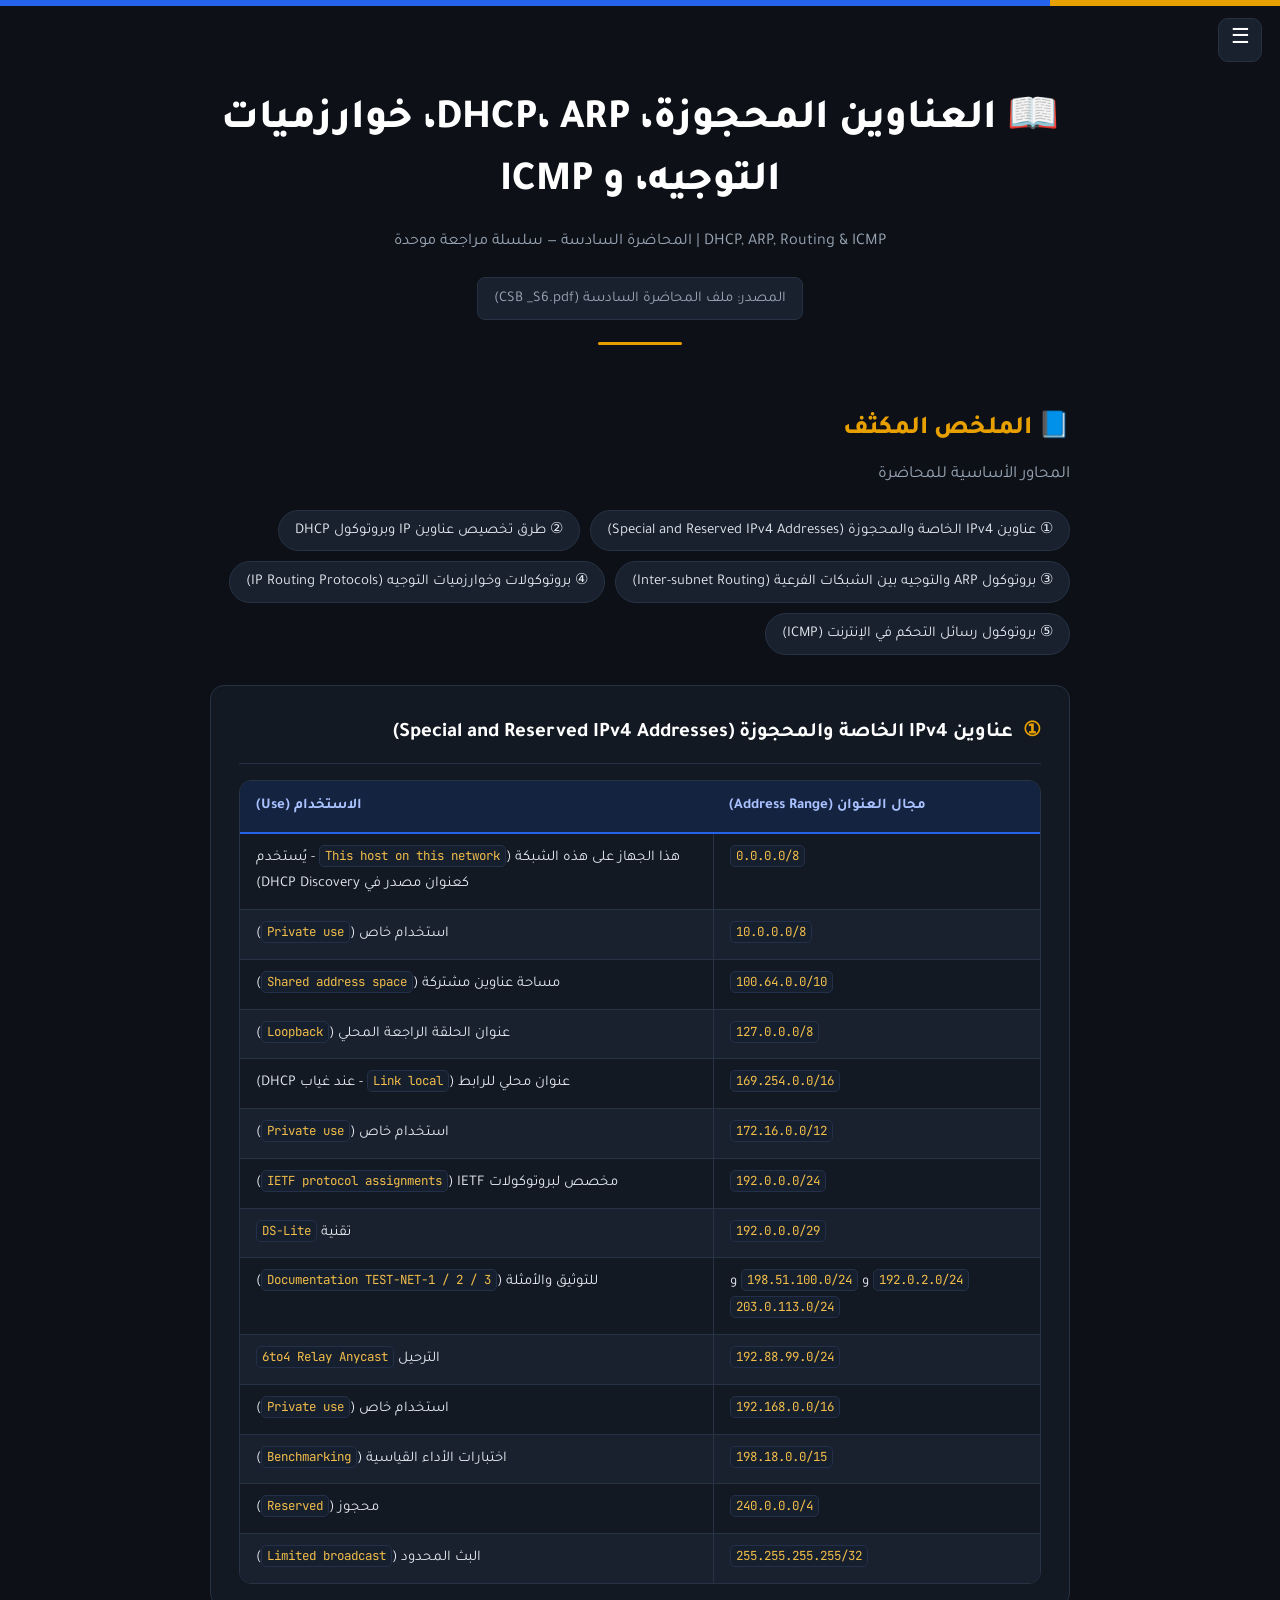
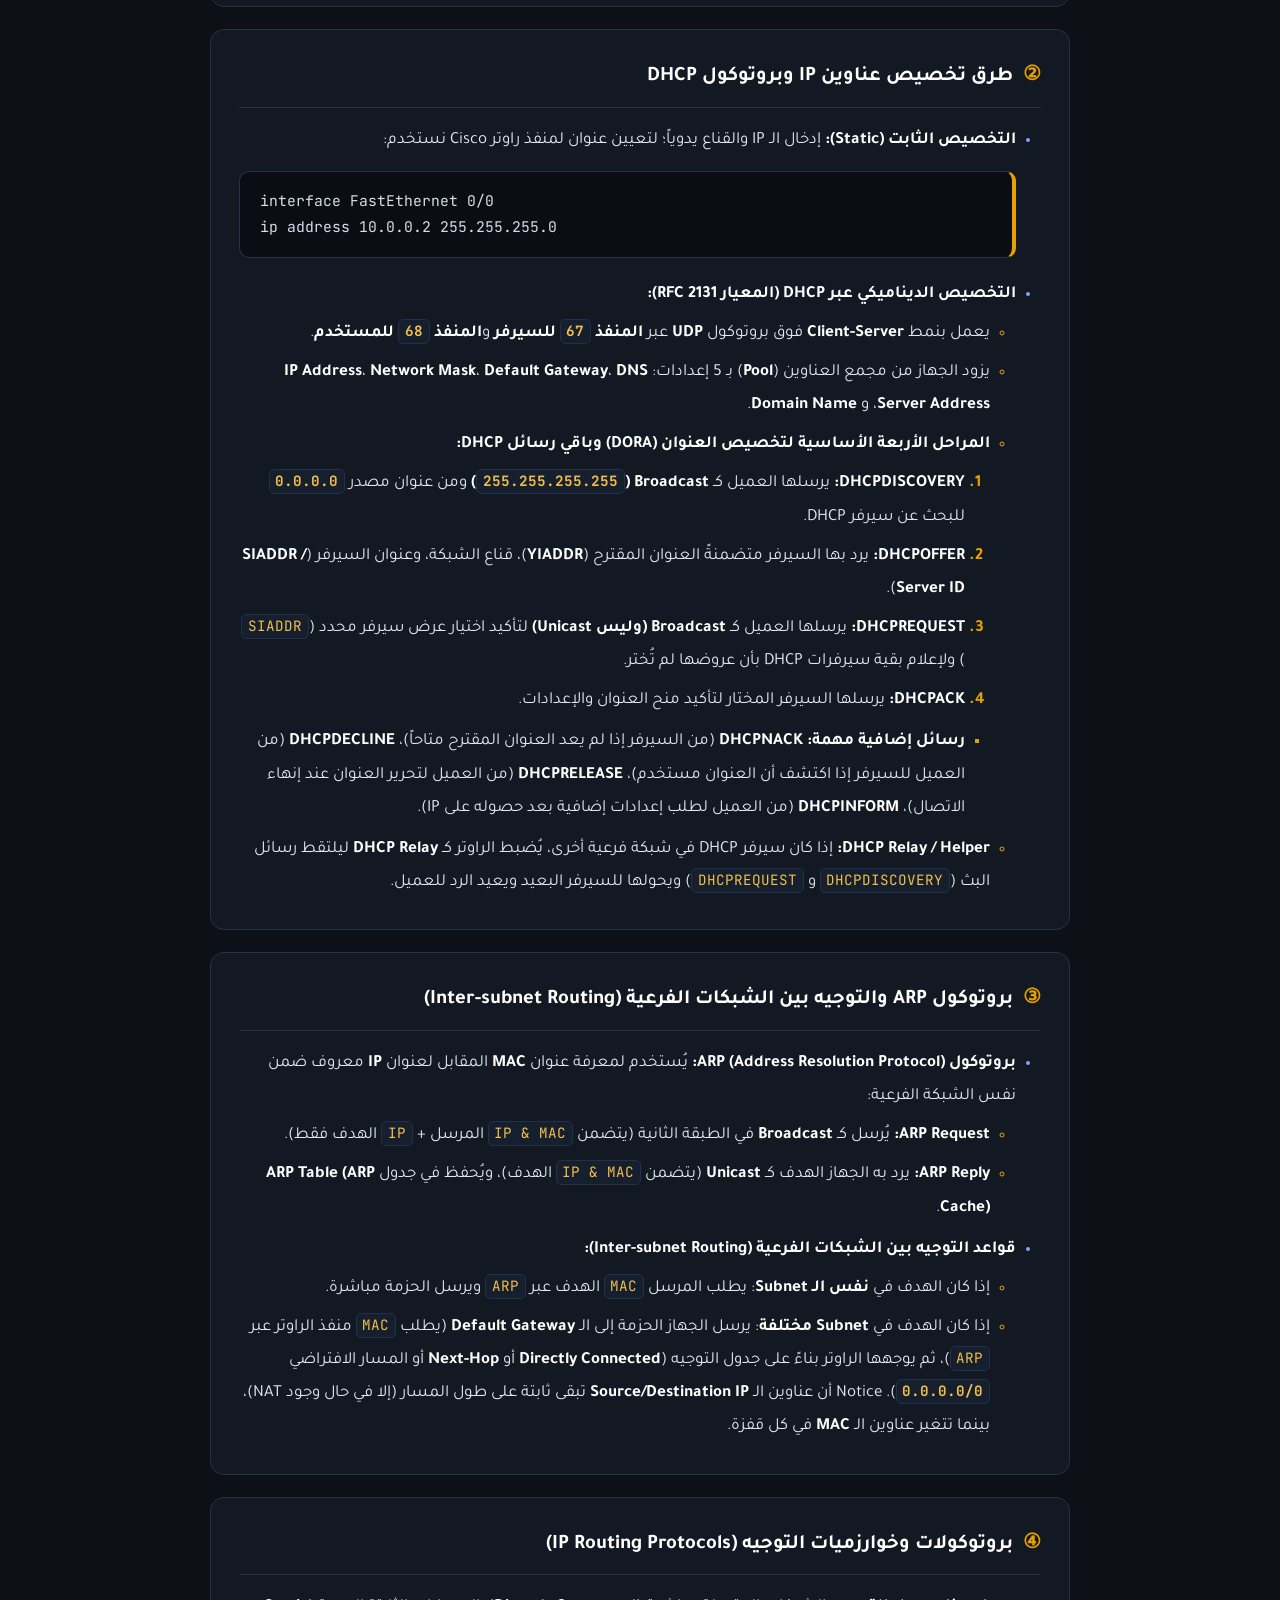
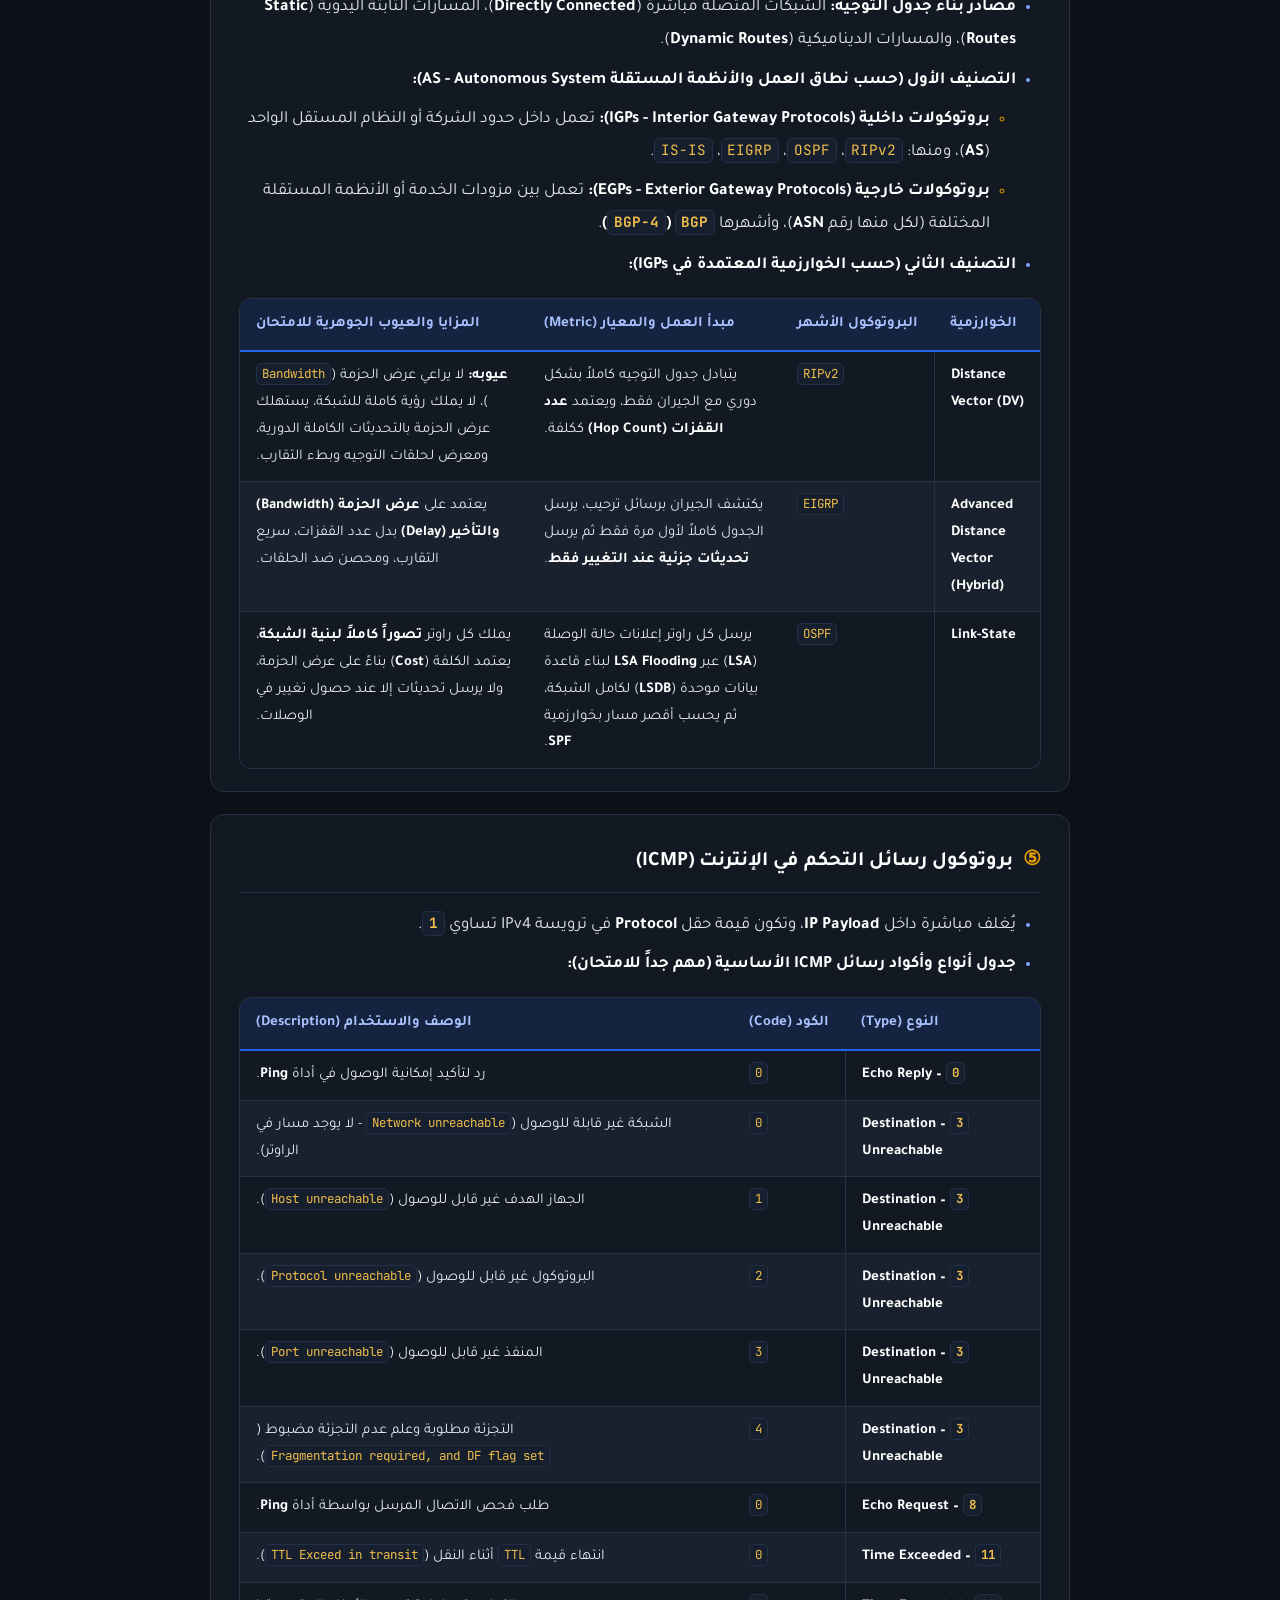
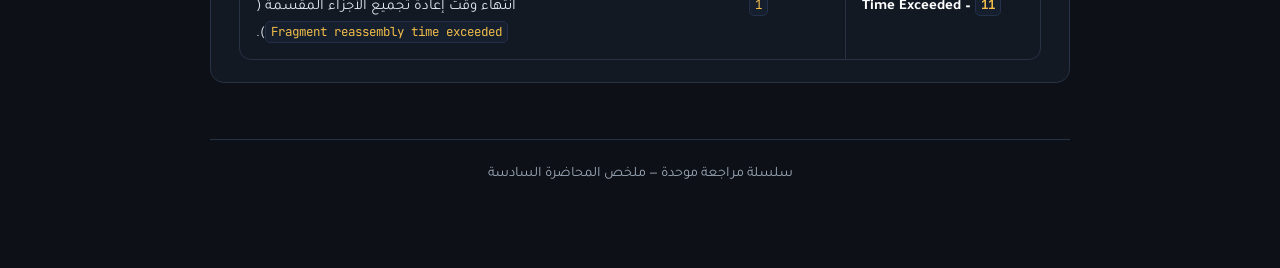
<file: lecture-6.html>
<!DOCTYPE html>
<html lang="ar" dir="rtl">
<head>
<meta charset="utf-8">
<meta name="viewport" content="width=device-width, initial-scale=1">
<title>العناوين المحجوزة، DHCP، ARP، خوارزميات التوجيه، و ICMP — DHCP, ARP, Routing &amp; ICMP</title>
<link rel="preconnect" href="https://fonts.googleapis.com">
<link rel="preconnect" href="https://fonts.gstatic.com" crossorigin>
<link href="https://fonts.googleapis.com/css2?family=JetBrains+Mono:wght@400;600&family=Tajawal:wght@400;500;700;800&display=swap" rel="stylesheet">
<link rel="stylesheet" href="style.css">
</head>
<body>
<div class="top"></div>
<input type="checkbox" id="nav" class="nav-toggle"><label for="nav" class="burger" aria-label="التنقل">☰</label><label for="nav" class="scrim"></label><aside class="drawer"><div class="drawer-head"><strong>📚 التنقل بين المحاضرات</strong><label for="nav" class="close">✕</label></div><a class="back" href="index.html">⌂ العودة للفهرس الرئيسي</a><ol><li class=""><a class="l" href="lecture-1.html"><b>1</b><span>مدخل إلى الشبكات، مكوناتها، ونموذج TCP/IP</span></a></li><li class=""><a class="l" href="lecture-2.html"><b>2</b><span>نموذج OSI، معايير الإيثرنت، وآلية عمل السويتش</span></a></li><li class=""><a class="l" href="lecture-3.html"><b>3</b><span>حلقات الطبقة الثانية، بروتوكول STP، والشبكات الوهمية VLAN</span></a></li><li class=""><a class="l" href="lecture-4.html"><b>4</b><span>الشبكات اللاسلكية (IEEE 802.11)، الفريمات اللاسلكية، وبنية AP/WLC</span></a></li><li class=""><a class="l" href="lecture-5.html"><b>5</b><span>الطبقة الثالثة، بروتوكول IPv4، التقسيم الفرعي (Subnetting)، و NAT</span></a></li><li class="on"><a class="l" href="lecture-6.html"><b>6</b><span>العناوين المحجوزة، DHCP، ARP، خوارزميات التوجيه، و ICMP</span></a><div class="sub"><a href="#s1">① عناوين IPv4 الخاصة والمحجوزة (Special and Reserved IPv4 Addresses)</a><a href="#s2">② طرق تخصيص عناوين IP وبروتوكول DHCP</a><a href="#s3">③ بروتوكول ARP والتوجيه بين الشبكات الفرعية (Inter-subnet Routing)</a><a href="#s4">④ بروتوكولات وخوارزميات التوجيه (IP Routing Protocols)</a><a href="#s5">⑤ بروتوكول رسائل التحكم في الإنترنت (ICMP)</a></div></li><li class=""><a class="l" href="lecture-7.html"><b>7</b><span>نظام أسماء النطاقات (DNS) وبروتوكول IPv6</span></a></li><li class=""><a class="l" href="lecture-8.html"><b>8</b><span>بروتوكولات الطبقة الرابعة (TCP &amp; UDP)، المنافذ، و Proxy Server</span></a></li></ol></aside><div class="wrap"><header class="hero"><h1>📖 العناوين المحجوزة، DHCP، ARP، خوارزميات التوجيه، و ICMP</h1><p class="sub">DHCP, ARP, Routing & ICMP | المحاضرة السادسة — سلسلة مراجعة موحدة</p><div class="src"><p>المصدر: ملف المحاضرة السادسة (CSB _S6.pdf)</p></div><div class="rule"></div></header><h2 class="sec-title">📘 الملخص المكثف</h2><p class="sec-sub">المحاور الأساسية للمحاضرة</p><nav class="chips"><a href="#s1">① عناوين IPv4 الخاصة والمحجوزة (Special and Reserved IPv4 Addresses)</a><a href="#s2">② طرق تخصيص عناوين IP وبروتوكول DHCP</a><a href="#s3">③ بروتوكول ARP والتوجيه بين الشبكات الفرعية (Inter-subnet Routing)</a><a href="#s4">④ بروتوكولات وخوارزميات التوجيه (IP Routing Protocols)</a><a href="#s5">⑤ بروتوكول رسائل التحكم في الإنترنت (ICMP)</a></nav><article class="topic" id="s1"><h2><i>①</i>عناوين IPv4 الخاصة والمحجوزة (Special and Reserved IPv4 Addresses)</h2><div class="tw"><table>
<thead>
<tr>
<th style="text-align:left">مجال العنوان (Address Range)</th>
<th style="text-align:left">الاستخدام (Use)</th>
</tr>
</thead>
<tbody>
<tr>
<td style="text-align:left"><code>0.0.0.0/8</code></td>
<td style="text-align:left">هذا الجهاز على هذه الشبكة (<code>This host on this network</code> - يُستخدم كعنوان مصدر في DHCP Discovery)</td>
</tr>
<tr>
<td style="text-align:left"><code>10.0.0.0/8</code></td>
<td style="text-align:left">استخدام خاص (<code>Private use</code>)</td>
</tr>
<tr>
<td style="text-align:left"><code>100.64.0.0/10</code></td>
<td style="text-align:left">مساحة عناوين مشتركة (<code>Shared address space</code>)</td>
</tr>
<tr>
<td style="text-align:left"><code>127.0.0.0/8</code></td>
<td style="text-align:left">عنوان الحلقة الراجعة المحلي (<code>Loopback</code>)</td>
</tr>
<tr>
<td style="text-align:left"><code>169.254.0.0/16</code></td>
<td style="text-align:left">عنوان محلي للرابط (<code>Link local</code> - عند غياب DHCP)</td>
</tr>
<tr>
<td style="text-align:left"><code>172.16.0.0/12</code></td>
<td style="text-align:left">استخدام خاص (<code>Private use</code>)</td>
</tr>
<tr>
<td style="text-align:left"><code>192.0.0.0/24</code></td>
<td style="text-align:left">مخصص لبروتوكولات IETF (<code>IETF protocol assignments</code>)</td>
</tr>
<tr>
<td style="text-align:left"><code>192.0.0.0/29</code></td>
<td style="text-align:left">تقنية <code>DS-Lite</code></td>
</tr>
<tr>
<td style="text-align:left"><code>192.0.2.0/24</code> و <code>198.51.100.0/24</code> و <code>203.0.113.0/24</code></td>
<td style="text-align:left">للتوثيق والأمثلة (<code>Documentation TEST-NET-1 / 2 / 3</code>)</td>
</tr>
<tr>
<td style="text-align:left"><code>192.88.99.0/24</code></td>
<td style="text-align:left">الترحيل <code>6to4 Relay Anycast</code></td>
</tr>
<tr>
<td style="text-align:left"><code>192.168.0.0/16</code></td>
<td style="text-align:left">استخدام خاص (<code>Private use</code>)</td>
</tr>
<tr>
<td style="text-align:left"><code>198.18.0.0/15</code></td>
<td style="text-align:left">اختبارات الأداء القياسية (<code>Benchmarking</code>)</td>
</tr>
<tr>
<td style="text-align:left"><code>240.0.0.0/4</code></td>
<td style="text-align:left">محجوز (<code>Reserved</code>)</td>
</tr>
<tr>
<td style="text-align:left"><code>255.255.255.255/32</code></td>
<td style="text-align:left">البث المحدود (<code>Limited broadcast</code>)</td>
</tr>
</tbody>
</table></div></article><article class="topic" id="s2"><h2><i>②</i>طرق تخصيص عناوين IP وبروتوكول DHCP</h2><ul>
<li><strong>التخصيص الثابت (Static):</strong> إدخال الـ IP والقناع يدوياً؛ لتعيين عنوان لمنفذ راوتر Cisco نستخدم:<pre><code class="language-text">interface FastEthernet 0/0
ip address 10.0.0.2 255.255.255.0
</code></pre>
</li>
<li><strong>التخصيص الديناميكي عبر DHCP (المعيار RFC 2131):</strong>
<ul>
<li>يعمل بنمط <strong>Client-Server</strong> فوق بروتوكول <strong>UDP</strong> عبر <strong>المنفذ <code>67</code> للسيرفر</strong> و<strong>المنفذ <code>68</code> للمستخدم</strong>.</li>
<li>يزود الجهاز من مجمع العناوين (<strong>Pool</strong>) بـ 5 إعدادات: <strong>IP Address</strong>، <strong>Network Mask</strong>، <strong>Default Gateway</strong>، <strong>DNS Server Address</strong>، و <strong>Domain Name</strong>.</li>
<li><strong>المراحل الأربعة الأساسية لتخصيص العنوان (DORA) وباقي رسائل DHCP:</strong>
<ol>
<li><strong>DHCPDISCOVERY:</strong> يرسلها العميل كـ <strong>Broadcast (<code>255.255.255.255</code>)</strong> ومن عنوان مصدر <strong><code>0.0.0.0</code></strong> للبحث عن سيرفر DHCP.</li>
<li><strong>DHCPOFFER:</strong> يرد بها السيرفر متضمنةً العنوان المقترح (<strong>YIADDR</strong>)، قناع الشبكة، وعنوان السيرفر (<strong>SIADDR / Server ID</strong>).</li>
<li><strong>DHCPREQUEST:</strong> يرسلها العميل كـ <strong>Broadcast (وليس Unicast)</strong> لتأكيد اختيار عرض سيرفر محدد (<code>SIADDR</code>) ولإعلام بقية سيرفرات DHCP بأن عروضها لم تُختر.</li>
<li><strong>DHCPACK:</strong> يرسلها السيرفر المختار لتأكيد منح العنوان والإعدادات.</li>
</ol>
<ul>
<li><strong>رسائل إضافية مهمة:</strong> <strong>DHCPNACK</strong> (من السيرفر إذا لم يعد العنوان المقترح متاحاً)، <strong>DHCPDECLINE</strong> (من العميل للسيرفر إذا اكتشف أن العنوان مستخدم)، <strong>DHCPRELEASE</strong> (من العميل لتحرير العنوان عند إنهاء الاتصال)، <strong>DHCPINFORM</strong> (من العميل لطلب إعدادات إضافية بعد حصوله على IP).</li>
</ul>
</li>
<li><strong>DHCP Relay / Helper:</strong> إذا كان سيرفر DHCP في شبكة فرعية أخرى، يُضبط الراوتر كـ <strong>DHCP Relay</strong> ليلتقط رسائل البث (<code>DHCPDISCOVERY</code> و <code>DHCPREQUEST</code>) ويحولها للسيرفر البعيد ويعيد الرد للعميل.</li>
</ul>
</li>
</ul></article><article class="topic" id="s3"><h2><i>③</i>بروتوكول ARP والتوجيه بين الشبكات الفرعية (Inter-subnet Routing)</h2><ul>
<li><strong>بروتوكول ARP (Address Resolution Protocol):</strong> يُستخدم لمعرفة عنوان <strong>MAC</strong> المقابل لعنوان <strong>IP</strong> معروف ضمن نفس الشبكة الفرعية:
<ul>
<li><strong>ARP Request:</strong> يُرسل كـ <strong>Broadcast</strong> في الطبقة الثانية (يتضمن <code>IP &amp; MAC</code> المرسل + <code>IP</code> الهدف فقط).</li>
<li><strong>ARP Reply:</strong> يرد به الجهاز الهدف كـ <strong>Unicast</strong> (يتضمن <code>IP &amp; MAC</code> الهدف)، ويُحفظ في جدول <strong>ARP Table (ARP Cache)</strong>.</li>
</ul>
</li>
<li><strong>قواعد التوجيه بين الشبكات الفرعية (Inter-subnet Routing):</strong>
<ul>
<li>إذا كان الهدف في <strong>نفس الـ Subnet</strong>: يطلب المرسل <code>MAC</code> الهدف عبر <code>ARP</code> ويرسل الحزمة مباشرة.</li>
<li>إذا كان الهدف في <strong>Subnet مختلفة</strong>: يرسل الجهاز الحزمة إلى الـ <strong>Default Gateway</strong> (يطلب <code>MAC</code> منفذ الراوتر عبر <code>ARP</code>)، ثم يوجهها الراوتر بناءً على جدول التوجيه (<strong>Directly Connected</strong> أو <strong>Next-Hop</strong> أو المسار الافتراضي <strong><code>0.0.0.0/0</code></strong>). Notice أن عناوين الـ <strong>Source/Destination IP</strong> تبقى ثابتة على طول المسار (إلا في حال وجود NAT)، بينما تتغير عناوين الـ <strong>MAC</strong> في كل قفزة.</li>
</ul>
</li>
</ul></article><article class="topic" id="s4"><h2><i>④</i>بروتوكولات وخوارزميات التوجيه (IP Routing Protocols)</h2><ul>
<li><strong>مصادر بناء جدول التوجيه:</strong> الشبكات المتصلة مباشرة (<strong>Directly Connected</strong>)، المسارات الثابتة اليدوية (<strong>Static Routes</strong>)، والمسارات الديناميكية (<strong>Dynamic Routes</strong>).</li>
<li><strong>التصنيف الأول (حسب نطاق العمل والأنظمة المستقلة AS - Autonomous System):</strong>
<ul>
<li><strong>بروتوكولات داخلية (IGPs - Interior Gateway Protocols):</strong> تعمل داخل حدود الشركة أو النظام المستقل الواحد (<strong>AS</strong>)، ومنها: <code>RIPv2</code>، <code>OSPF</code>، <code>EIGRP</code>، <code>IS-IS</code>.</li>
<li><strong>بروتوكولات خارجية (EGPs - Exterior Gateway Protocols):</strong> تعمل بين مزودات الخدمة أو الأنظمة المستقلة المختلفة (لكل منها رقم <strong>ASN</strong>)، وأشهرها <strong><code>BGP</code> (<code>BGP-4</code>)</strong>.</li>
</ul>
</li>
<li><strong>التصنيف الثاني (حسب الخوارزمية المعتمدة في IGPs):</strong></li>
</ul>
<div class="tw"><table>
<thead>
<tr>
<th style="text-align:left">الخوارزمية</th>
<th style="text-align:left">البروتوكول الأشهر</th>
<th style="text-align:left">مبدأ العمل والمعيار (Metric)</th>
<th style="text-align:left">المزايا والعيوب الجوهرية للامتحان</th>
</tr>
</thead>
<tbody>
<tr>
<td style="text-align:left"><strong>Distance Vector (DV)</strong></td>
<td style="text-align:left"><code>RIPv2</code></td>
<td style="text-align:left">يتبادل جدول التوجيه كاملاً بشكل دوري مع الجيران فقط، ويعتمد <strong>عدد القفزات (Hop Count)</strong> ككلفة.</td>
<td style="text-align:left"><strong>عيوبه:</strong> لا يراعي عرض الحزمة (<code>Bandwidth</code>)، لا يملك رؤية كاملة للشبكة، يستهلك عرض الحزمة بالتحديثات الكاملة الدورية، ومعرض لحلقات التوجيه وبطء التقارب.</td>
</tr>
<tr>
<td style="text-align:left"><strong>Advanced Distance Vector (Hybrid)</strong></td>
<td style="text-align:left"><code>EIGRP</code></td>
<td style="text-align:left">يكتشف الجيران برسائل ترحيب، يرسل الجدول كاملاً لأول مرة فقط ثم يرسل <strong>تحديثات جزئية عند التغيير فقط</strong>.</td>
<td style="text-align:left">يعتمد على <strong>عرض الحزمة (Bandwidth) والتأخير (Delay)</strong> بدل عدد القفزات، سريع التقارب، ومحصن ضد الحلقات.</td>
</tr>
<tr>
<td style="text-align:left"><strong>Link-State</strong></td>
<td style="text-align:left"><code>OSPF</code></td>
<td style="text-align:left">يرسل كل راوتر إعلانات حالة الوصلة (<strong>LSA</strong>) عبر <strong>LSA Flooding</strong> لبناء قاعدة بيانات موحدة (<strong>LSDB</strong>) لكامل الشبكة، ثم يحسب أقصر مسار بخوارزمية <strong>SPF</strong>.</td>
<td style="text-align:left">يملك كل راوتر <strong>تصوراً كاملاً لبنية الشبكة</strong>، يعتمد الكلفة (<strong>Cost</strong>) بناءً على عرض الحزمة، ولا يرسل تحديثات إلا عند حصول تغيير في الوصلات.</td>
</tr>
</tbody>
</table></div></article><article class="topic" id="s5"><h2><i>⑤</i>بروتوكول رسائل التحكم في الإنترنت (ICMP)</h2><ul>
<li>يُغلف مباشرة داخل <strong>IP Payload</strong>، وتكون قيمة حقل <strong>Protocol</strong> في ترويسة IPv4 تساوي <strong><code>1</code></strong>.</li>
<li><strong>جدول أنواع وأكواد رسائل ICMP الأساسية (مهم جداً للامتحان):</strong></li>
</ul>
<div class="tw"><table>
<thead>
<tr>
<th style="text-align:left">النوع (Type)</th>
<th style="text-align:left">الكود (Code)</th>
<th style="text-align:left">الوصف والاستخدام (Description)</th>
</tr>
</thead>
<tbody>
<tr>
<td style="text-align:left"><strong><code>0</code> – Echo Reply</strong></td>
<td style="text-align:left"><code>0</code></td>
<td style="text-align:left">رد لتأكيد إمكانية الوصول في أداة <strong>Ping</strong>.</td>
</tr>
<tr>
<td style="text-align:left"><strong><code>3</code> – Destination Unreachable</strong></td>
<td style="text-align:left"><code>0</code></td>
<td style="text-align:left">الشبكة غير قابلة للوصول (<code>Network unreachable</code> - لا يوجد مسار في الراوتر).</td>
</tr>
<tr>
<td style="text-align:left"><strong><code>3</code> – Destination Unreachable</strong></td>
<td style="text-align:left"><code>1</code></td>
<td style="text-align:left">الجهاز الهدف غير قابل للوصول (<code>Host unreachable</code>).</td>
</tr>
<tr>
<td style="text-align:left"><strong><code>3</code> – Destination Unreachable</strong></td>
<td style="text-align:left"><code>2</code></td>
<td style="text-align:left">البروتوكول غير قابل للوصول (<code>Protocol unreachable</code>).</td>
</tr>
<tr>
<td style="text-align:left"><strong><code>3</code> – Destination Unreachable</strong></td>
<td style="text-align:left"><code>3</code></td>
<td style="text-align:left">المنفذ غير قابل للوصول (<code>Port unreachable</code>).</td>
</tr>
<tr>
<td style="text-align:left"><strong><code>3</code> – Destination Unreachable</strong></td>
<td style="text-align:left"><code>4</code></td>
<td style="text-align:left">التجزئة مطلوبة وعلم عدم التجزئة مضبوط (<code>Fragmentation required, and DF flag set</code>).</td>
</tr>
<tr>
<td style="text-align:left"><strong><code>8</code> – Echo Request</strong></td>
<td style="text-align:left"><code>0</code></td>
<td style="text-align:left">طلب فحص الاتصال المرسل بواسطة أداة <strong>Ping</strong>.</td>
</tr>
<tr>
<td style="text-align:left"><strong><code>11</code> – Time Exceeded</strong></td>
<td style="text-align:left"><code>0</code></td>
<td style="text-align:left">انتهاء قيمة <code>TTL</code> أثناء النقل (<code>TTL Exceed in transit</code>).</td>
</tr>
<tr>
<td style="text-align:left"><strong><code>11</code> – Time Exceeded</strong></td>
<td style="text-align:left"><code>1</code></td>
<td style="text-align:left">انتهاء وقت إعادة تجميع الأجزاء المقسمة (<code>Fragment reassembly time exceeded</code>).</td>
</tr>
</tbody>
</table></div></article><div class="foot">سلسلة مراجعة موحدة — ملخص المحاضرة السادسة</div></div>
</body>
</html>
</file>
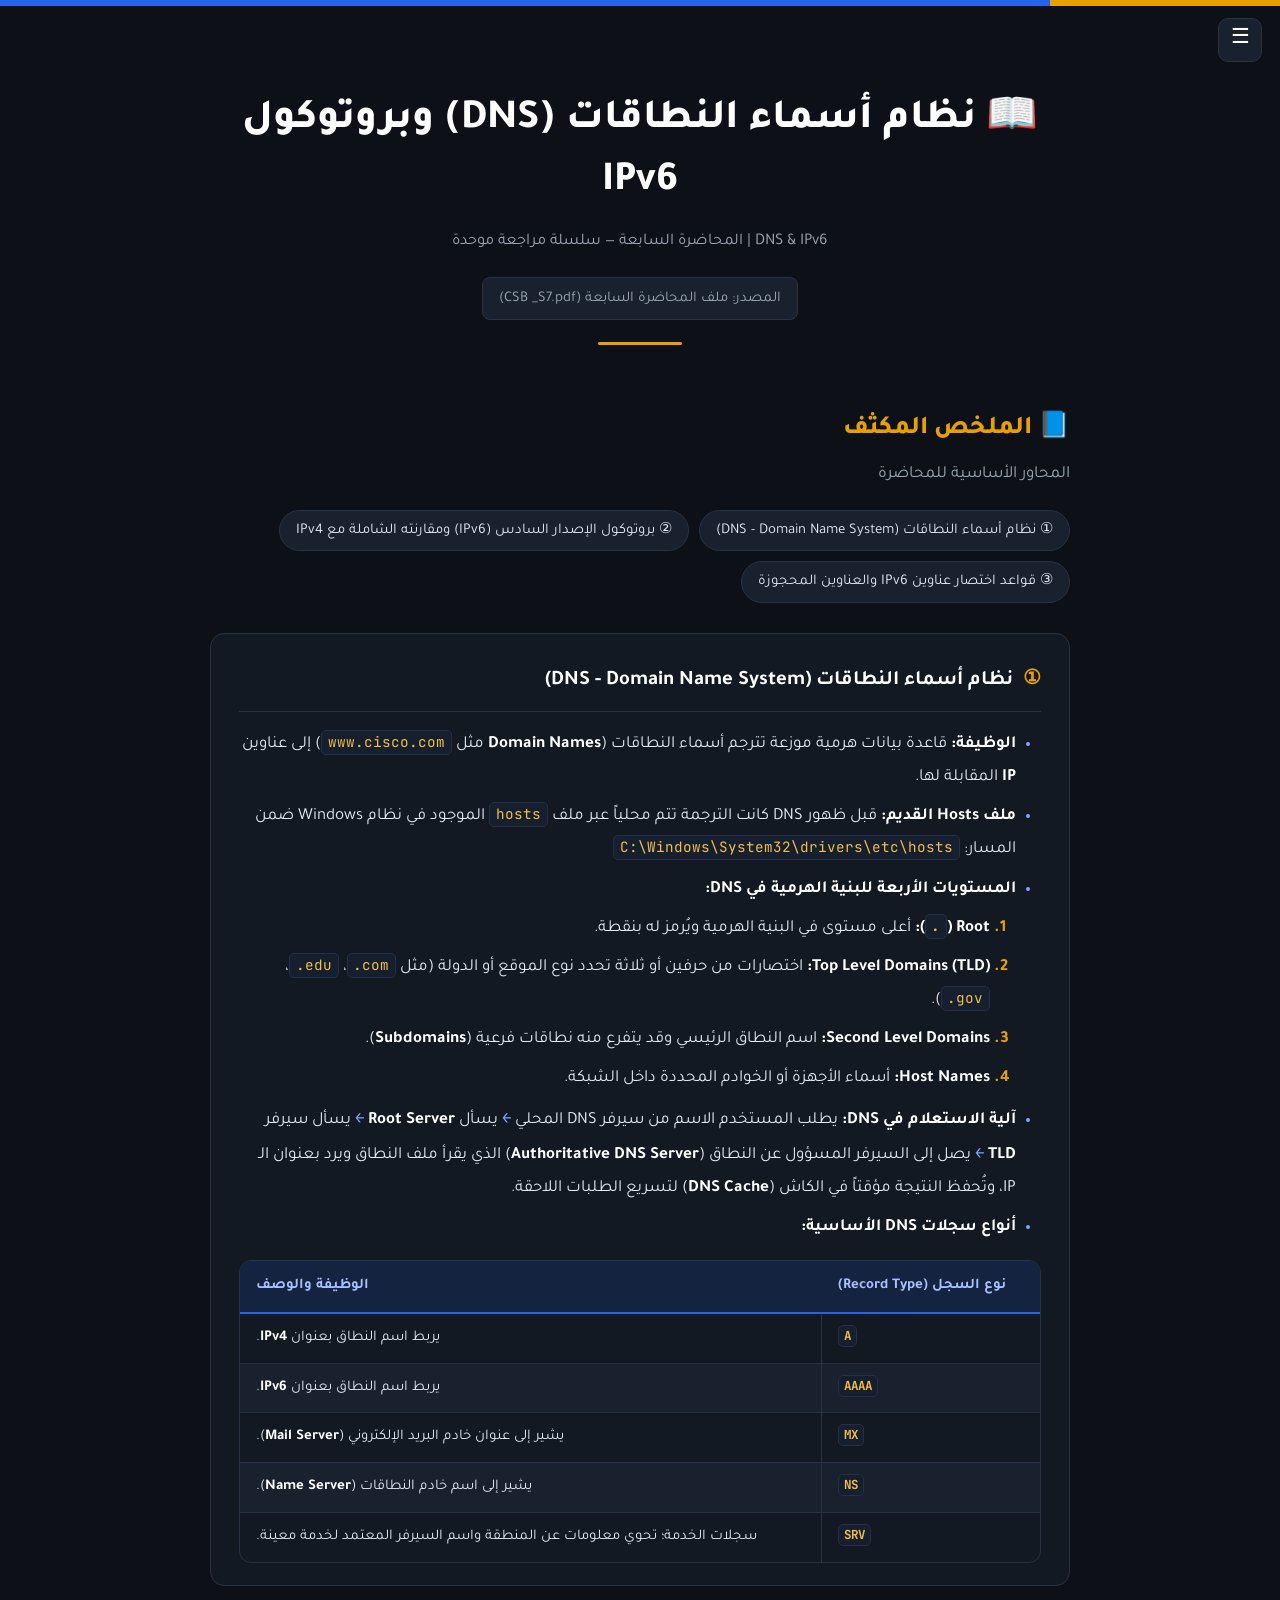
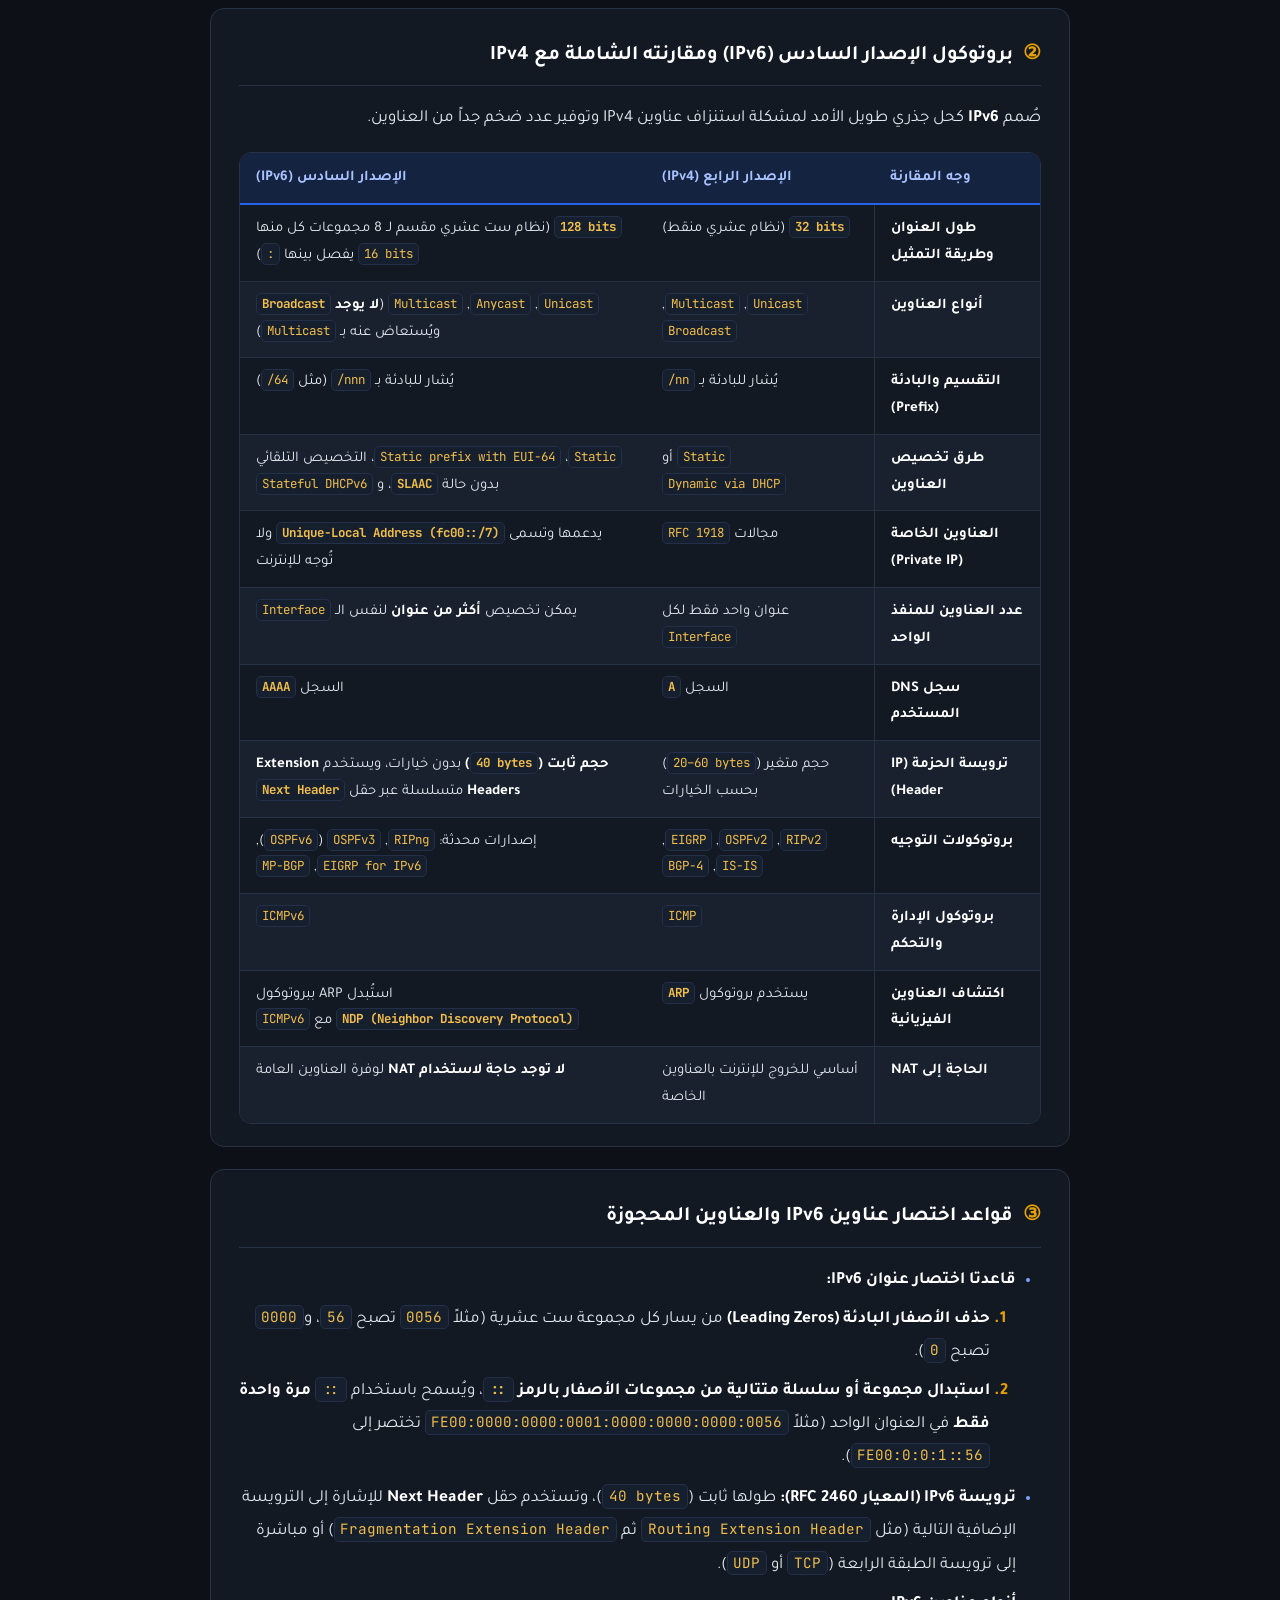
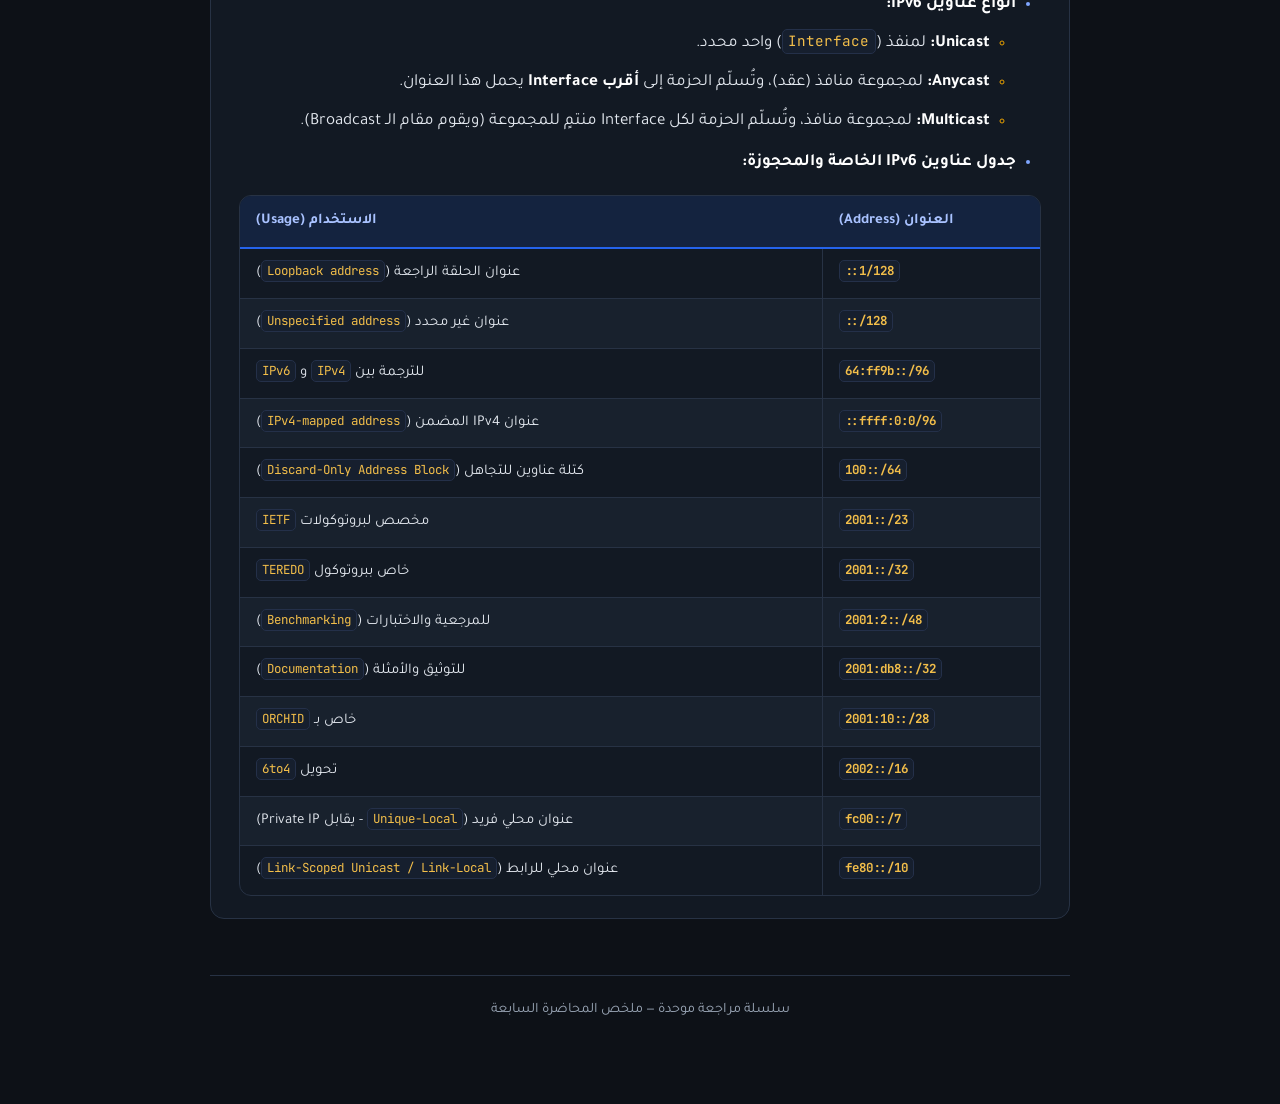
<file: lecture-7.html>
<!DOCTYPE html>
<html lang="ar" dir="rtl">
<head>
<meta charset="utf-8">
<meta name="viewport" content="width=device-width, initial-scale=1">
<title>نظام أسماء النطاقات (DNS) وبروتوكول IPv6 — DNS &amp; IPv6</title>
<link rel="preconnect" href="https://fonts.googleapis.com">
<link rel="preconnect" href="https://fonts.gstatic.com" crossorigin>
<link href="https://fonts.googleapis.com/css2?family=JetBrains+Mono:wght@400;600&family=Tajawal:wght@400;500;700;800&display=swap" rel="stylesheet">
<link rel="stylesheet" href="style.css">
</head>
<body>
<div class="top"></div>
<input type="checkbox" id="nav" class="nav-toggle"><label for="nav" class="burger" aria-label="التنقل">☰</label><label for="nav" class="scrim"></label><aside class="drawer"><div class="drawer-head"><strong>📚 التنقل بين المحاضرات</strong><label for="nav" class="close">✕</label></div><a class="back" href="index.html">⌂ العودة للفهرس الرئيسي</a><ol><li class=""><a class="l" href="lecture-1.html"><b>1</b><span>مدخل إلى الشبكات، مكوناتها، ونموذج TCP/IP</span></a></li><li class=""><a class="l" href="lecture-2.html"><b>2</b><span>نموذج OSI، معايير الإيثرنت، وآلية عمل السويتش</span></a></li><li class=""><a class="l" href="lecture-3.html"><b>3</b><span>حلقات الطبقة الثانية، بروتوكول STP، والشبكات الوهمية VLAN</span></a></li><li class=""><a class="l" href="lecture-4.html"><b>4</b><span>الشبكات اللاسلكية (IEEE 802.11)، الفريمات اللاسلكية، وبنية AP/WLC</span></a></li><li class=""><a class="l" href="lecture-5.html"><b>5</b><span>الطبقة الثالثة، بروتوكول IPv4، التقسيم الفرعي (Subnetting)، و NAT</span></a></li><li class=""><a class="l" href="lecture-6.html"><b>6</b><span>العناوين المحجوزة، DHCP، ARP، خوارزميات التوجيه، و ICMP</span></a></li><li class="on"><a class="l" href="lecture-7.html"><b>7</b><span>نظام أسماء النطاقات (DNS) وبروتوكول IPv6</span></a><div class="sub"><a href="#s1">① نظام أسماء النطاقات (DNS - Domain Name System)</a><a href="#s2">② بروتوكول الإصدار السادس (IPv6) ومقارنته الشاملة مع IPv4</a><a href="#s3">③ قواعد اختصار عناوين IPv6 والعناوين المحجوزة</a></div></li><li class=""><a class="l" href="lecture-8.html"><b>8</b><span>بروتوكولات الطبقة الرابعة (TCP &amp; UDP)، المنافذ، و Proxy Server</span></a></li></ol></aside><div class="wrap"><header class="hero"><h1>📖 نظام أسماء النطاقات (DNS) وبروتوكول IPv6</h1><p class="sub">DNS & IPv6 | المحاضرة السابعة — سلسلة مراجعة موحدة</p><div class="src"><p>المصدر: ملف المحاضرة السابعة (CSB _S7.pdf)</p></div><div class="rule"></div></header><h2 class="sec-title">📘 الملخص المكثف</h2><p class="sec-sub">المحاور الأساسية للمحاضرة</p><nav class="chips"><a href="#s1">① نظام أسماء النطاقات (DNS - Domain Name System)</a><a href="#s2">② بروتوكول الإصدار السادس (IPv6) ومقارنته الشاملة مع IPv4</a><a href="#s3">③ قواعد اختصار عناوين IPv6 والعناوين المحجوزة</a></nav><article class="topic" id="s1"><h2><i>①</i>نظام أسماء النطاقات (DNS - Domain Name System)</h2><ul>
<li><strong>الوظيفة:</strong> قاعدة بيانات هرمية موزعة تترجم أسماء النطاقات (<strong>Domain Names</strong> مثل <code>www.cisco.com</code>) إلى عناوين <strong>IP</strong> المقابلة لها.</li>
<li><strong>ملف Hosts القديم:</strong> قبل ظهور DNS كانت الترجمة تتم محلياً عبر ملف <code>hosts</code> الموجود في نظام Windows ضمن المسار:
<code>C:\Windows\System32\drivers\etc\hosts</code></li>
<li><strong>المستويات الأربعة للبنية الهرمية في DNS:</strong>
<ol>
<li><strong>Root (<code>.</code>):</strong> أعلى مستوى في البنية الهرمية ويُرمز له بنقطة.</li>
<li><strong>Top Level Domains (TLD):</strong> اختصارات من حرفين أو ثلاثة تحدد نوع الموقع أو الدولة (مثل <code>.com</code>، <code>.edu</code>، <code>.gov</code>).</li>
<li><strong>Second Level Domains:</strong> اسم النطاق الرئيسي وقد يتفرع منه نطاقات فرعية (<strong>Subdomains</strong>).</li>
<li><strong>Host Names:</strong> أسماء الأجهزة أو الخوادم المحددة داخل الشبكة.</li>
</ol>
</li>
<li><strong>آلية الاستعلام في DNS:</strong> يطلب المستخدم الاسم من سيرفر DNS المحلي <span class="math">←</span> يسأل <strong>Root Server</strong> <span class="math">←</span> يسأل سيرفر <strong>TLD</strong> <span class="math">←</span> يصل إلى السيرفر المسؤول عن النطاق (<strong>Authoritative DNS Server</strong>) الذي يقرأ ملف النطاق ويرد بعنوان الـ IP، وتُحفظ النتيجة مؤقتاً في الكاش (<strong>DNS Cache</strong>) لتسريع الطلبات اللاحقة.</li>
<li><strong>أنواع سجلات DNS الأساسية:</strong></li>
</ul>
<div class="tw"><table>
<thead>
<tr>
<th style="text-align:left">نوع السجل (Record Type)</th>
<th style="text-align:left">الوظيفة والوصف</th>
</tr>
</thead>
<tbody>
<tr>
<td style="text-align:left"><strong><code>A</code></strong></td>
<td style="text-align:left">يربط اسم النطاق بعنوان <strong>IPv4</strong>.</td>
</tr>
<tr>
<td style="text-align:left"><strong><code>AAAA</code></strong></td>
<td style="text-align:left">يربط اسم النطاق بعنوان <strong>IPv6</strong>.</td>
</tr>
<tr>
<td style="text-align:left"><strong><code>MX</code></strong></td>
<td style="text-align:left">يشير إلى عنوان خادم البريد الإلكتروني (<strong>Mail Server</strong>).</td>
</tr>
<tr>
<td style="text-align:left"><strong><code>NS</code></strong></td>
<td style="text-align:left">يشير إلى اسم خادم النطاقات (<strong>Name Server</strong>).</td>
</tr>
<tr>
<td style="text-align:left"><strong><code>SRV</code></strong></td>
<td style="text-align:left">سجلات الخدمة؛ تحوي معلومات عن المنطقة واسم السيرفر المعتمد لخدمة معينة.</td>
</tr>
</tbody>
</table></div></article><article class="topic" id="s2"><h2><i>②</i>بروتوكول الإصدار السادس (IPv6) ومقارنته الشاملة مع IPv4</h2><p>صُمم <strong>IPv6</strong> كحل جذري طويل الأمد لمشكلة استنزاف عناوين IPv4 وتوفير عدد ضخم جداً من العناوين.</p>
<div class="tw"><table>
<thead>
<tr>
<th style="text-align:left">وجه المقارنة</th>
<th style="text-align:left">الإصدار الرابع (IPv4)</th>
<th style="text-align:left">الإصدار السادس (IPv6)</th>
</tr>
</thead>
<tbody>
<tr>
<td style="text-align:left"><strong>طول العنوان وطريقة التمثيل</strong></td>
<td style="text-align:left"><strong><code>32 bits</code></strong> (نظام عشري منقط)</td>
<td style="text-align:left"><strong><code>128 bits</code></strong> (نظام ست عشري مقسم لـ 8 مجموعات كل منها <code>16 bits</code> يفصل بينها <code>:</code>)</td>
</tr>
<tr>
<td style="text-align:left"><strong>أنواع العناوين</strong></td>
<td style="text-align:left"><code>Unicast</code>, <code>Multicast</code>, <code>Broadcast</code></td>
<td style="text-align:left"><code>Unicast</code>, <code>Anycast</code>, <code>Multicast</code> (<strong>لا يوجد <code>Broadcast</code></strong> ويُستعاض عنه بـ <code>Multicast</code>)</td>
</tr>
<tr>
<td style="text-align:left"><strong>التقسيم والبادئة (Prefix)</strong></td>
<td style="text-align:left">يُشار للبادئة بـ <code>/nn</code></td>
<td style="text-align:left">يُشار للبادئة بـ <code>/nnn</code> (مثل <code>/64</code>)</td>
</tr>
<tr>
<td style="text-align:left"><strong>طرق تخصيص العناوين</strong></td>
<td style="text-align:left"><code>Static</code> أو <code>Dynamic via DHCP</code></td>
<td style="text-align:left"><code>Static</code>، <code>Static prefix with EUI-64</code>، التخصيص التلقائي بدون حالة <strong><code>SLAAC</code></strong>، و <code>Stateful DHCPv6</code></td>
</tr>
<tr>
<td style="text-align:left"><strong>العناوين الخاصة (Private IP)</strong></td>
<td style="text-align:left">مجالات <code>RFC 1918</code></td>
<td style="text-align:left">يدعمها وتسمى <strong><code>Unique-Local Address (fc00::/7)</code></strong> ولا تُوجه للإنترنت</td>
</tr>
<tr>
<td style="text-align:left"><strong>عدد العناوين للمنفذ الواحد</strong></td>
<td style="text-align:left">عنوان واحد فقط لكل <code>Interface</code></td>
<td style="text-align:left">يمكن تخصيص <strong>أكثر من عنوان</strong> لنفس الـ <code>Interface</code></td>
</tr>
<tr>
<td style="text-align:left"><strong>سجل DNS المستخدم</strong></td>
<td style="text-align:left">السجل <strong><code>A</code></strong></td>
<td style="text-align:left">السجل <strong><code>AAAA</code></strong></td>
</tr>
<tr>
<td style="text-align:left"><strong>ترويسة الحزمة (IP Header)</strong></td>
<td style="text-align:left">حجم متغير (<code>20–60 bytes</code>) بحسب الخيارات</td>
<td style="text-align:left"><strong>حجم ثابت (<code>40 bytes</code>)</strong> بدون خيارات، ويستخدم <strong>Extension Headers</strong> متسلسلة عبر حقل <strong><code>Next Header</code></strong></td>
</tr>
<tr>
<td style="text-align:left"><strong>بروتوكولات التوجيه</strong></td>
<td style="text-align:left"><code>RIPv2</code>, <code>OSPFv2</code>, <code>EIGRP</code>, <code>IS-IS</code>, <code>BGP-4</code></td>
<td style="text-align:left">إصدارات محدثة: <code>RIPng</code>, <code>OSPFv3</code> (<code>OSPFv6</code>), <code>EIGRP for IPv6</code>, <code>MP-BGP</code></td>
</tr>
<tr>
<td style="text-align:left"><strong>بروتوكول الإدارة والتحكم</strong></td>
<td style="text-align:left"><code>ICMP</code></td>
<td style="text-align:left"><code>ICMPv6</code></td>
</tr>
<tr>
<td style="text-align:left"><strong>اكتشاف العناوين الفيزيائية</strong></td>
<td style="text-align:left">يستخدم بروتوكول <strong><code>ARP</code></strong></td>
<td style="text-align:left">استُبدل ARP ببروتوكول <strong><code>NDP (Neighbor Discovery Protocol)</code></strong> مع <code>ICMPv6</code></td>
</tr>
<tr>
<td style="text-align:left"><strong>الحاجة إلى NAT</strong></td>
<td style="text-align:left">أساسي للخروج للإنترنت بالعناوين الخاصة</td>
<td style="text-align:left"><strong>لا توجد حاجة لاستخدام NAT</strong> لوفرة العناوين العامة</td>
</tr>
</tbody>
</table></div></article><article class="topic" id="s3"><h2><i>③</i>قواعد اختصار عناوين IPv6 والعناوين المحجوزة</h2><ul>
<li><strong>قاعدتا اختصار عنوان IPv6:</strong>
<ol>
<li><strong>حذف الأصفار البادئة (Leading Zeros)</strong> من يسار كل مجموعة ست عشرية (مثلاً <code>0056</code> تصبح <code>56</code>، و<code>0000</code> تصبح <code>0</code>).</li>
<li><strong>استبدال مجموعة أو سلسلة متتالية من مجموعات الأصفار بالرمز <code>::</code></strong>، ويُسمح باستخدام <code>::</code> <strong>مرة واحدة فقط</strong> في العنوان الواحد (مثلاً <code>FE00:0000:0000:0001:0000:0000:0000:0056</code> تختصر إلى <code>FE00:0:0:1::56</code>).</li>
</ol>
</li>
<li><strong>ترويسة IPv6 (المعيار RFC 2460):</strong> طولها ثابت (<code>40 bytes</code>)، وتستخدم حقل <strong>Next Header</strong> للإشارة إلى الترويسة الإضافية التالية (مثل <code>Routing Extension Header</code> ثم <code>Fragmentation Extension Header</code>) أو مباشرة إلى ترويسة الطبقة الرابعة (<code>TCP</code> أو <code>UDP</code>).</li>
<li><strong>أنواع عناوين IPv6:</strong>
<ul>
<li><strong>Unicast:</strong> لمنفذ (<code>Interface</code>) واحد محدد.</li>
<li><strong>Anycast:</strong> لمجموعة منافذ (عقد)، وتُسلّم الحزمة إلى <strong>أقرب Interface</strong> يحمل هذا العنوان.</li>
<li><strong>Multicast:</strong> لمجموعة منافذ، وتُسلّم الحزمة لكل Interface منتمٍ للمجموعة (ويقوم مقام الـ Broadcast).</li>
</ul>
</li>
<li><strong>جدول عناوين IPv6 الخاصة والمحجوزة:</strong></li>
</ul>
<div class="tw"><table>
<thead>
<tr>
<th style="text-align:left">العنوان (Address)</th>
<th style="text-align:left">الاستخدام (Usage)</th>
</tr>
</thead>
<tbody>
<tr>
<td style="text-align:left"><strong><code>::1/128</code></strong></td>
<td style="text-align:left">عنوان الحلقة الراجعة (<code>Loopback address</code>)</td>
</tr>
<tr>
<td style="text-align:left"><strong><code>::/128</code></strong></td>
<td style="text-align:left">عنوان غير محدد (<code>Unspecified address</code>)</td>
</tr>
<tr>
<td style="text-align:left"><strong><code>64:ff9b::/96</code></strong></td>
<td style="text-align:left">للترجمة بين <code>IPv4</code> و <code>IPv6</code></td>
</tr>
<tr>
<td style="text-align:left"><strong><code>::ffff:0:0/96</code></strong></td>
<td style="text-align:left">عنوان IPv4 المضمن (<code>IPv4-mapped address</code>)</td>
</tr>
<tr>
<td style="text-align:left"><strong><code>100::/64</code></strong></td>
<td style="text-align:left">كتلة عناوين للتجاهل (<code>Discard-Only Address Block</code>)</td>
</tr>
<tr>
<td style="text-align:left"><strong><code>2001::/23</code></strong></td>
<td style="text-align:left">مخصص لبروتوكولات <code>IETF</code></td>
</tr>
<tr>
<td style="text-align:left"><strong><code>2001::/32</code></strong></td>
<td style="text-align:left">خاص ببروتوكول <code>TEREDO</code></td>
</tr>
<tr>
<td style="text-align:left"><strong><code>2001:2::/48</code></strong></td>
<td style="text-align:left">للمرجعية والاختبارات (<code>Benchmarking</code>)</td>
</tr>
<tr>
<td style="text-align:left"><strong><code>2001:db8::/32</code></strong></td>
<td style="text-align:left">للتوثيق والأمثلة (<code>Documentation</code>)</td>
</tr>
<tr>
<td style="text-align:left"><strong><code>2001:10::/28</code></strong></td>
<td style="text-align:left">خاص بـ <code>ORCHID</code></td>
</tr>
<tr>
<td style="text-align:left"><strong><code>2002::/16</code></strong></td>
<td style="text-align:left">تحويل <code>6to4</code></td>
</tr>
<tr>
<td style="text-align:left"><strong><code>fc00::/7</code></strong></td>
<td style="text-align:left">عنوان محلي فريد (<code>Unique-Local</code> - يقابل Private IP)</td>
</tr>
<tr>
<td style="text-align:left"><strong><code>fe80::/10</code></strong></td>
<td style="text-align:left">عنوان محلي للرابط (<code>Link-Scoped Unicast / Link-Local</code>)</td>
</tr>
</tbody>
</table></div></article><div class="foot">سلسلة مراجعة موحدة — ملخص المحاضرة السابعة</div></div>
</body>
</html>
</file>
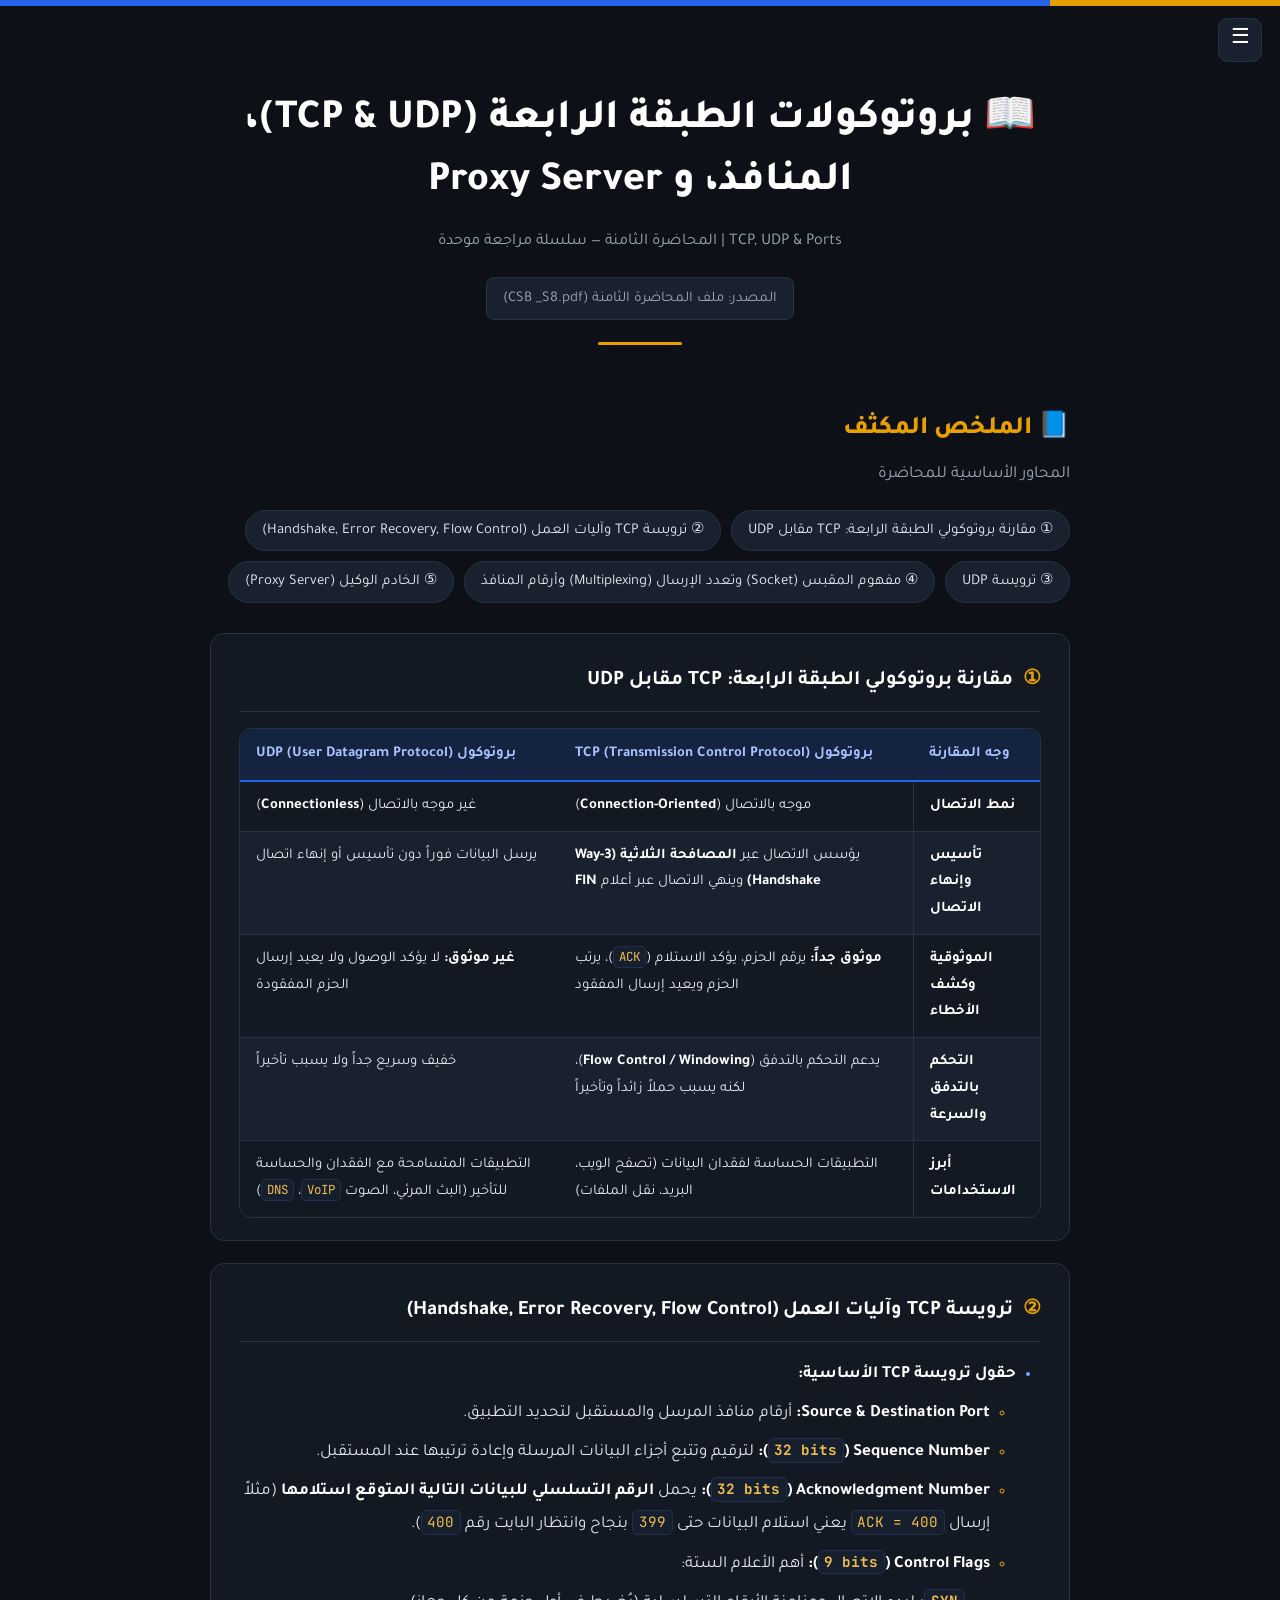
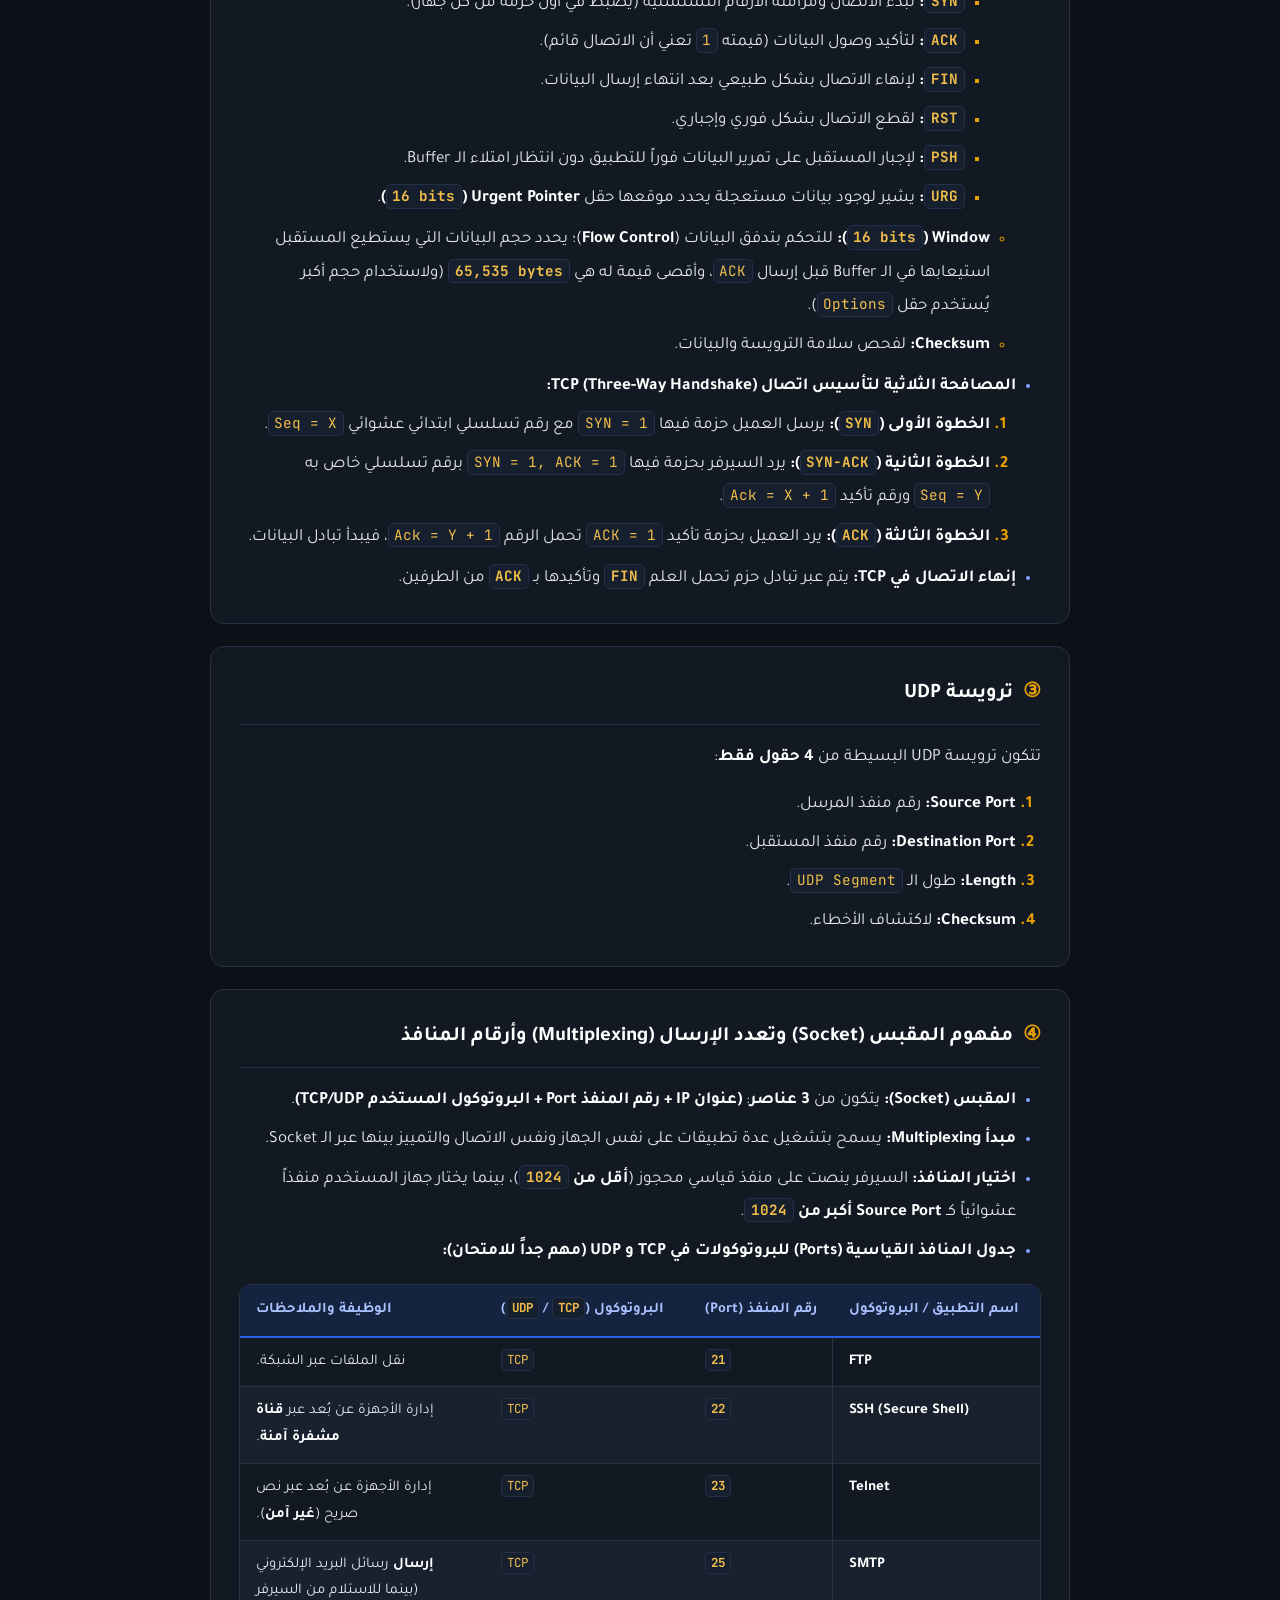
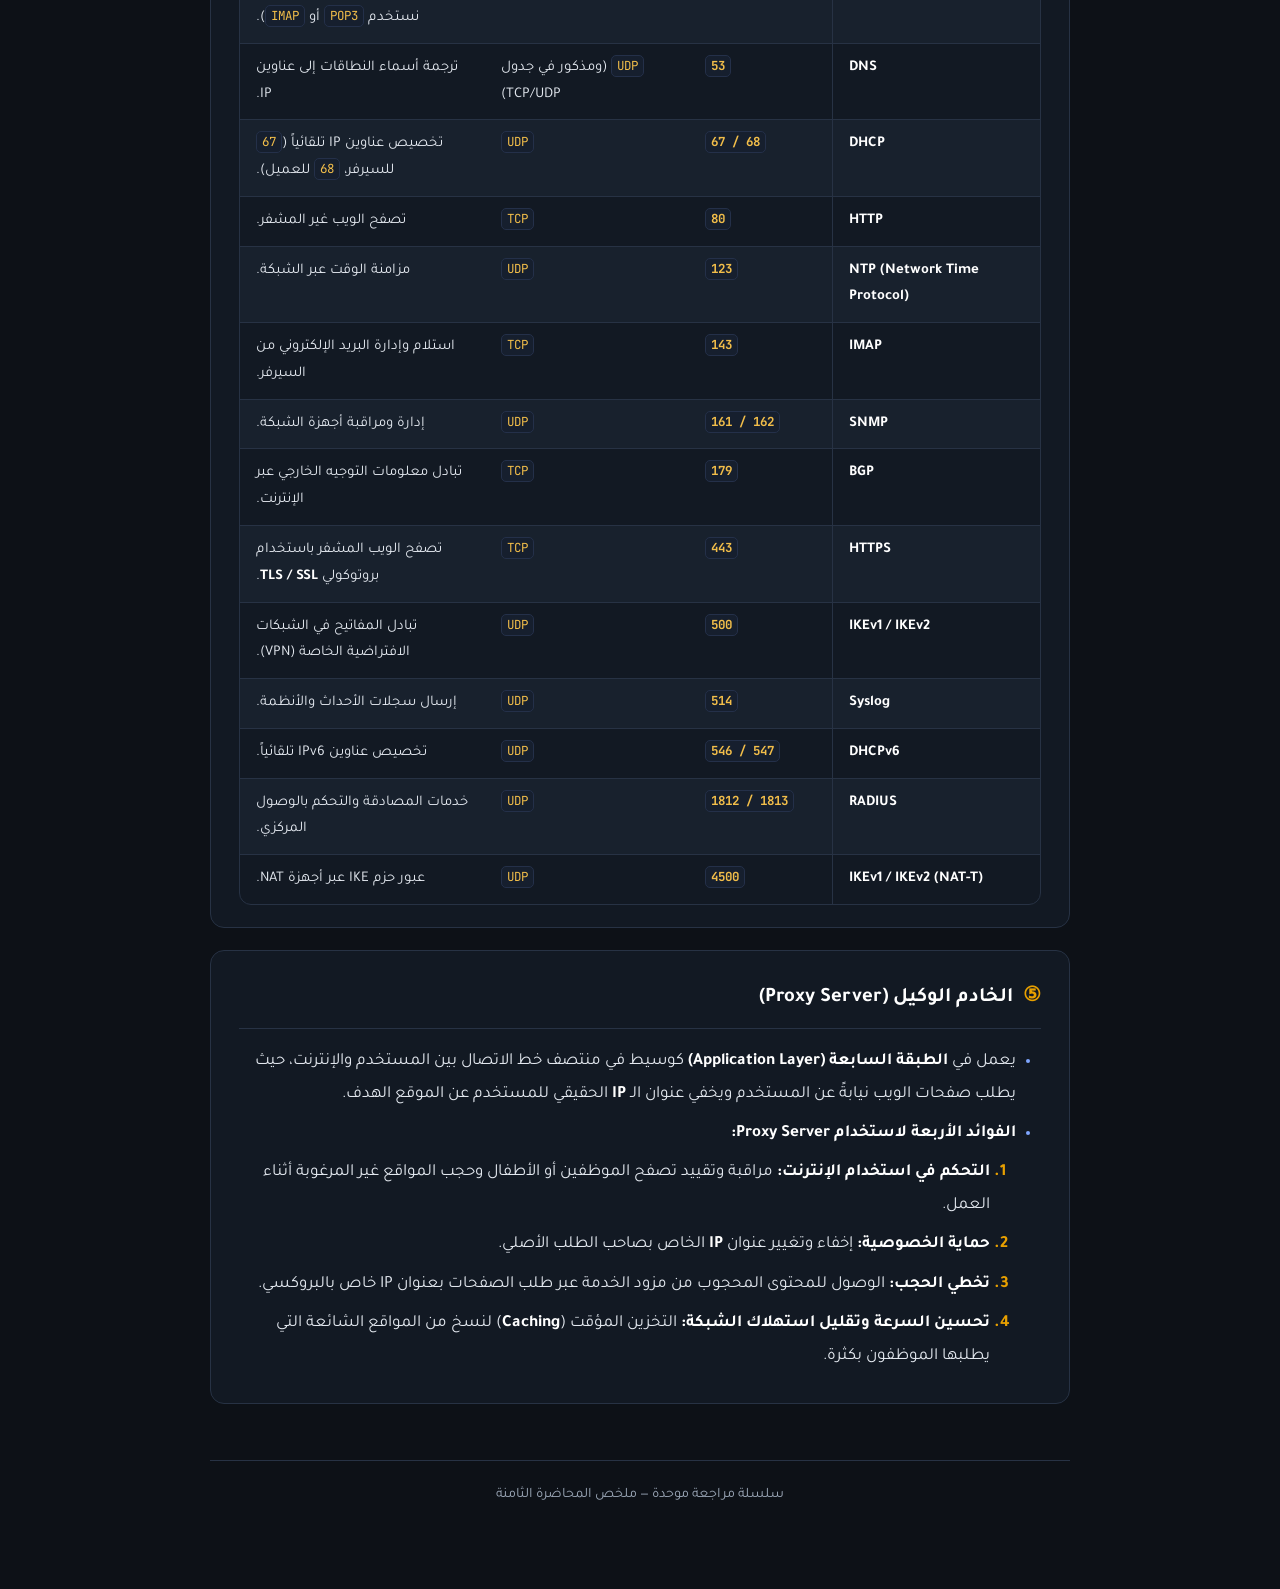
<file: lecture-8.html>
<!DOCTYPE html>
<html lang="ar" dir="rtl">
<head>
<meta charset="utf-8">
<meta name="viewport" content="width=device-width, initial-scale=1">
<title>بروتوكولات الطبقة الرابعة (TCP &amp;amp; UDP)، المنافذ، و Proxy Server — TCP, UDP &amp; Ports</title>
<link rel="preconnect" href="https://fonts.googleapis.com">
<link rel="preconnect" href="https://fonts.gstatic.com" crossorigin>
<link href="https://fonts.googleapis.com/css2?family=JetBrains+Mono:wght@400;600&family=Tajawal:wght@400;500;700;800&display=swap" rel="stylesheet">
<link rel="stylesheet" href="style.css">
</head>
<body>
<div class="top"></div>
<input type="checkbox" id="nav" class="nav-toggle"><label for="nav" class="burger" aria-label="التنقل">☰</label><label for="nav" class="scrim"></label><aside class="drawer"><div class="drawer-head"><strong>📚 التنقل بين المحاضرات</strong><label for="nav" class="close">✕</label></div><a class="back" href="index.html">⌂ العودة للفهرس الرئيسي</a><ol><li class=""><a class="l" href="lecture-1.html"><b>1</b><span>مدخل إلى الشبكات، مكوناتها، ونموذج TCP/IP</span></a></li><li class=""><a class="l" href="lecture-2.html"><b>2</b><span>نموذج OSI، معايير الإيثرنت، وآلية عمل السويتش</span></a></li><li class=""><a class="l" href="lecture-3.html"><b>3</b><span>حلقات الطبقة الثانية، بروتوكول STP، والشبكات الوهمية VLAN</span></a></li><li class=""><a class="l" href="lecture-4.html"><b>4</b><span>الشبكات اللاسلكية (IEEE 802.11)، الفريمات اللاسلكية، وبنية AP/WLC</span></a></li><li class=""><a class="l" href="lecture-5.html"><b>5</b><span>الطبقة الثالثة، بروتوكول IPv4، التقسيم الفرعي (Subnetting)، و NAT</span></a></li><li class=""><a class="l" href="lecture-6.html"><b>6</b><span>العناوين المحجوزة، DHCP، ARP، خوارزميات التوجيه، و ICMP</span></a></li><li class=""><a class="l" href="lecture-7.html"><b>7</b><span>نظام أسماء النطاقات (DNS) وبروتوكول IPv6</span></a></li><li class="on"><a class="l" href="lecture-8.html"><b>8</b><span>بروتوكولات الطبقة الرابعة (TCP &amp; UDP)، المنافذ، و Proxy Server</span></a><div class="sub"><a href="#s1">① مقارنة بروتوكولي الطبقة الرابعة: TCP مقابل UDP</a><a href="#s2">② ترويسة TCP وآليات العمل (Handshake, Error Recovery, Flow Control)</a><a href="#s3">③ ترويسة UDP</a><a href="#s4">④ مفهوم المقبس (Socket) وتعدد الإرسال (Multiplexing) وأرقام المنافذ</a><a href="#s5">⑤ الخادم الوكيل (Proxy Server)</a></div></li></ol></aside><div class="wrap"><header class="hero"><h1>📖 بروتوكولات الطبقة الرابعة (TCP &amp; UDP)، المنافذ، و Proxy Server</h1><p class="sub">TCP, UDP & Ports | المحاضرة الثامنة — سلسلة مراجعة موحدة</p><div class="src"><p>المصدر: ملف المحاضرة الثامنة (CSB _S8.pdf)</p></div><div class="rule"></div></header><h2 class="sec-title">📘 الملخص المكثف</h2><p class="sec-sub">المحاور الأساسية للمحاضرة</p><nav class="chips"><a href="#s1">① مقارنة بروتوكولي الطبقة الرابعة: TCP مقابل UDP</a><a href="#s2">② ترويسة TCP وآليات العمل (Handshake, Error Recovery, Flow Control)</a><a href="#s3">③ ترويسة UDP</a><a href="#s4">④ مفهوم المقبس (Socket) وتعدد الإرسال (Multiplexing) وأرقام المنافذ</a><a href="#s5">⑤ الخادم الوكيل (Proxy Server)</a></nav><article class="topic" id="s1"><h2><i>①</i>مقارنة بروتوكولي الطبقة الرابعة: TCP مقابل UDP</h2><div class="tw"><table>
<thead>
<tr>
<th style="text-align:left">وجه المقارنة</th>
<th style="text-align:left">بروتوكول TCP (Transmission Control Protocol)</th>
<th style="text-align:left">بروتوكول UDP (User Datagram Protocol)</th>
</tr>
</thead>
<tbody>
<tr>
<td style="text-align:left"><strong>نمط الاتصال</strong></td>
<td style="text-align:left">موجه بالاتصال (<strong>Connection-Oriented</strong>)</td>
<td style="text-align:left">غير موجه بالاتصال (<strong>Connectionless</strong>)</td>
</tr>
<tr>
<td style="text-align:left"><strong>تأسيس وإنهاء الاتصال</strong></td>
<td style="text-align:left">يؤسس الاتصال عبر <strong>المصافحة الثلاثية (3-Way Handshake)</strong> وينهي الاتصال عبر أعلام <strong>FIN</strong></td>
<td style="text-align:left">يرسل البيانات فوراً دون تأسيس أو إنهاء اتصال</td>
</tr>
<tr>
<td style="text-align:left"><strong>الموثوقية وكشف الأخطاء</strong></td>
<td style="text-align:left"><strong>موثوق جداً:</strong> يرقم الحزم، يؤكد الاستلام (<code>ACK</code>)، يرتب الحزم ويعيد إرسال المفقود</td>
<td style="text-align:left"><strong>غير موثوق:</strong> لا يؤكد الوصول ولا يعيد إرسال الحزم المفقودة</td>
</tr>
<tr>
<td style="text-align:left"><strong>التحكم بالتدفق والسرعة</strong></td>
<td style="text-align:left">يدعم التحكم بالتدفق (<strong>Flow Control / Windowing</strong>)، لكنه يسبب حملاً زائداً وتأخيراً</td>
<td style="text-align:left">خفيف وسريع جداً ولا يسبب تأخيراً</td>
</tr>
<tr>
<td style="text-align:left"><strong>أبرز الاستخدامات</strong></td>
<td style="text-align:left">التطبيقات الحساسة لفقدان البيانات (تصفح الويب، البريد، نقل الملفات)</td>
<td style="text-align:left">التطبيقات المتسامحة مع الفقدان والحساسة للتأخير (البث المرئي، الصوت <code>VoIP</code>، <code>DNS</code>)</td>
</tr>
</tbody>
</table></div></article><article class="topic" id="s2"><h2><i>②</i>ترويسة TCP وآليات العمل (Handshake, Error Recovery, Flow Control)</h2><ul>
<li><strong>حقول ترويسة TCP الأساسية:</strong>
<ul>
<li><strong>Source &amp; Destination Port:</strong> أرقام منافذ المرسل والمستقبل لتحديد التطبيق.</li>
<li><strong>Sequence Number (<code>32 bits</code>):</strong> لترقيم وتتبع أجزاء البيانات المرسلة وإعادة ترتيبها عند المستقبل.</li>
<li><strong>Acknowledgment Number (<code>32 bits</code>):</strong> يحمل <strong>الرقم التسلسلي للبيانات التالية المتوقع استلامها</strong> (مثلاً إرسال <code>ACK = 400</code> يعني استلام البيانات حتى <code>399</code> بنجاح وانتظار البايت رقم <code>400</code>).</li>
<li><strong>Control Flags (<code>9 bits</code>):</strong> أهم الأعلام الستة:
<ul>
<li><strong><code>SYN</code>:</strong> لبدء الاتصال ومزامنة الأرقام التسلسلية (يُضبط في أول حزمة من كل جهاز).</li>
<li><strong><code>ACK</code>:</strong> لتأكيد وصول البيانات (قيمته <code>1</code> تعني أن الاتصال قائم).</li>
<li><strong><code>FIN</code>:</strong> لإنهاء الاتصال بشكل طبيعي بعد انتهاء إرسال البيانات.</li>
<li><strong><code>RST</code>:</strong> لقطع الاتصال بشكل فوري وإجباري.</li>
<li><strong><code>PSH</code>:</strong> لإجبار المستقبل على تمرير البيانات فوراً للتطبيق دون انتظار امتلاء الـ Buffer.</li>
<li><strong><code>URG</code>:</strong> يشير لوجود بيانات مستعجلة يحدد موقعها حقل <strong>Urgent Pointer (<code>16 bits</code>)</strong>.</li>
</ul>
</li>
<li><strong>Window (<code>16 bits</code>):</strong> للتحكم بتدفق البيانات (<strong>Flow Control</strong>)؛ يحدد حجم البيانات التي يستطيع المستقبل استيعابها في الـ Buffer قبل إرسال <code>ACK</code>، وأقصى قيمة له هي <strong><code>65,535 bytes</code></strong> (ولاستخدام حجم أكبر يُستخدم حقل <code>Options</code>).</li>
<li><strong>Checksum:</strong> لفحص سلامة الترويسة والبيانات.</li>
</ul>
</li>
<li><strong>المصافحة الثلاثية لتأسيس اتصال TCP (Three-Way Handshake):</strong>
<ol>
<li><strong>الخطوة الأولى (<code>SYN</code>):</strong> يرسل العميل حزمة فيها <code>SYN = 1</code> مع رقم تسلسلي ابتدائي عشوائي <code>Seq = X</code>.</li>
<li><strong>الخطوة الثانية (<code>SYN-ACK</code>):</strong> يرد السيرفر بحزمة فيها <code>SYN = 1, ACK = 1</code> برقم تسلسلي خاص به <code>Seq = Y</code> ورقم تأكيد <code>Ack = X + 1</code>.</li>
<li><strong>الخطوة الثالثة (<code>ACK</code>):</strong> يرد العميل بحزمة تأكيد <code>ACK = 1</code> تحمل الرقم <code>Ack = Y + 1</code>، فيبدأ تبادل البيانات.</li>
</ol>
</li>
<li><strong>إنهاء الاتصال في TCP:</strong> يتم عبر تبادل حزم تحمل العلم <strong><code>FIN</code></strong> وتأكيدها بـ <strong><code>ACK</code></strong> من الطرفين.</li>
</ul></article><article class="topic" id="s3"><h2><i>③</i>ترويسة UDP</h2><p>تتكون ترويسة UDP البسيطة من <strong>4 حقول فقط</strong>:</p>
<ol>
<li><strong>Source Port:</strong> رقم منفذ المرسل.</li>
<li><strong>Destination Port:</strong> رقم منفذ المستقبل.</li>
<li><strong>Length:</strong> طول الـ <code>UDP Segment</code>.</li>
<li><strong>Checksum:</strong> لاكتشاف الأخطاء.</li>
</ol></article><article class="topic" id="s4"><h2><i>④</i>مفهوم المقبس (Socket) وتعدد الإرسال (Multiplexing) وأرقام المنافذ</h2><ul>
<li><strong>المقبس (Socket):</strong> يتكون من <strong>3 عناصر</strong>: <strong>(عنوان IP + رقم المنفذ Port + البروتوكول المستخدم TCP/UDP)</strong>.</li>
<li><strong>مبدأ Multiplexing:</strong> يسمح بتشغيل عدة تطبيقات على نفس الجهاز ونفس الاتصال والتمييز بينها عبر الـ Socket.</li>
<li><strong>اختيار المنافذ:</strong> السيرفر ينصت على منفذ قياسي محجوز (<strong>أقل من <code>1024</code></strong>)، بينما يختار جهاز المستخدم منفذاً عشوائياً كـ <strong>Source Port أكبر من <code>1024</code></strong>.</li>
<li><strong>جدول المنافذ القياسية (Ports) للبروتوكولات في TCP و UDP (مهم جداً للامتحان):</strong></li>
</ul>
<div class="tw"><table>
<thead>
<tr>
<th style="text-align:left">اسم التطبيق / البروتوكول</th>
<th style="text-align:left">رقم المنفذ (Port)</th>
<th style="text-align:left">البروتوكول (<code>TCP</code> / <code>UDP</code>)</th>
<th style="text-align:left">الوظيفة والملاحظات</th>
</tr>
</thead>
<tbody>
<tr>
<td style="text-align:left"><strong>FTP</strong></td>
<td style="text-align:left"><strong><code>21</code></strong></td>
<td style="text-align:left"><code>TCP</code></td>
<td style="text-align:left">نقل الملفات عبر الشبكة.</td>
</tr>
<tr>
<td style="text-align:left"><strong>SSH (Secure Shell)</strong></td>
<td style="text-align:left"><strong><code>22</code></strong></td>
<td style="text-align:left"><code>TCP</code></td>
<td style="text-align:left">إدارة الأجهزة عن بُعد عبر <strong>قناة مشفرة آمنة</strong>.</td>
</tr>
<tr>
<td style="text-align:left"><strong>Telnet</strong></td>
<td style="text-align:left"><strong><code>23</code></strong></td>
<td style="text-align:left"><code>TCP</code></td>
<td style="text-align:left">إدارة الأجهزة عن بُعد عبر نص صريح (<strong>غير آمن</strong>).</td>
</tr>
<tr>
<td style="text-align:left"><strong>SMTP</strong></td>
<td style="text-align:left"><strong><code>25</code></strong></td>
<td style="text-align:left"><code>TCP</code></td>
<td style="text-align:left"><strong>إرسال</strong> رسائل البريد الإلكتروني (بينما للاستلام من السيرفر نستخدم <code>POP3</code> أو <code>IMAP</code>).</td>
</tr>
<tr>
<td style="text-align:left"><strong>DNS</strong></td>
<td style="text-align:left"><strong><code>53</code></strong></td>
<td style="text-align:left"><code>UDP</code> (ومذكور في جدول TCP/UDP)</td>
<td style="text-align:left">ترجمة أسماء النطاقات إلى عناوين IP.</td>
</tr>
<tr>
<td style="text-align:left"><strong>DHCP</strong></td>
<td style="text-align:left"><strong><code>67 / 68</code></strong></td>
<td style="text-align:left"><code>UDP</code></td>
<td style="text-align:left">تخصيص عناوين IP تلقائياً (<code>67</code> للسيرفر، <code>68</code> للعميل).</td>
</tr>
<tr>
<td style="text-align:left"><strong>HTTP</strong></td>
<td style="text-align:left"><strong><code>80</code></strong></td>
<td style="text-align:left"><code>TCP</code></td>
<td style="text-align:left">تصفح الويب غير المشفر.</td>
</tr>
<tr>
<td style="text-align:left"><strong>NTP (Network Time Protocol)</strong></td>
<td style="text-align:left"><strong><code>123</code></strong></td>
<td style="text-align:left"><code>UDP</code></td>
<td style="text-align:left">مزامنة الوقت عبر الشبكة.</td>
</tr>
<tr>
<td style="text-align:left"><strong>IMAP</strong></td>
<td style="text-align:left"><strong><code>143</code></strong></td>
<td style="text-align:left"><code>TCP</code></td>
<td style="text-align:left">استلام وإدارة البريد الإلكتروني من السيرفر.</td>
</tr>
<tr>
<td style="text-align:left"><strong>SNMP</strong></td>
<td style="text-align:left"><strong><code>161 / 162</code></strong></td>
<td style="text-align:left"><code>UDP</code></td>
<td style="text-align:left">إدارة ومراقبة أجهزة الشبكة.</td>
</tr>
<tr>
<td style="text-align:left"><strong>BGP</strong></td>
<td style="text-align:left"><strong><code>179</code></strong></td>
<td style="text-align:left"><code>TCP</code></td>
<td style="text-align:left">تبادل معلومات التوجيه الخارجي عبر الإنترنت.</td>
</tr>
<tr>
<td style="text-align:left"><strong>HTTPS</strong></td>
<td style="text-align:left"><strong><code>443</code></strong></td>
<td style="text-align:left"><code>TCP</code></td>
<td style="text-align:left">تصفح الويب المشفر باستخدام بروتوكولي <strong>TLS / SSL</strong>.</td>
</tr>
<tr>
<td style="text-align:left"><strong>IKEv1 / IKEv2</strong></td>
<td style="text-align:left"><strong><code>500</code></strong></td>
<td style="text-align:left"><code>UDP</code></td>
<td style="text-align:left">تبادل المفاتيح في الشبكات الافتراضية الخاصة (VPN).</td>
</tr>
<tr>
<td style="text-align:left"><strong>Syslog</strong></td>
<td style="text-align:left"><strong><code>514</code></strong></td>
<td style="text-align:left"><code>UDP</code></td>
<td style="text-align:left">إرسال سجلات الأحداث والأنظمة.</td>
</tr>
<tr>
<td style="text-align:left"><strong>DHCPv6</strong></td>
<td style="text-align:left"><strong><code>546 / 547</code></strong></td>
<td style="text-align:left"><code>UDP</code></td>
<td style="text-align:left">تخصيص عناوين IPv6 تلقائياً.</td>
</tr>
<tr>
<td style="text-align:left"><strong>RADIUS</strong></td>
<td style="text-align:left"><strong><code>1812 / 1813</code></strong></td>
<td style="text-align:left"><code>UDP</code></td>
<td style="text-align:left">خدمات المصادقة والتحكم بالوصول المركزي.</td>
</tr>
<tr>
<td style="text-align:left"><strong>IKEv1 / IKEv2 (NAT-T)</strong></td>
<td style="text-align:left"><strong><code>4500</code></strong></td>
<td style="text-align:left"><code>UDP</code></td>
<td style="text-align:left">عبور حزم IKE عبر أجهزة NAT.</td>
</tr>
</tbody>
</table></div></article><article class="topic" id="s5"><h2><i>⑤</i>الخادم الوكيل (Proxy Server)</h2><ul>
<li>يعمل في <strong>الطبقة السابعة (Application Layer)</strong> كوسيط في منتصف خط الاتصال بين المستخدم والإنترنت، حيث يطلب صفحات الويب نيابةً عن المستخدم ويخفي عنوان الـ <strong>IP</strong> الحقيقي للمستخدم عن الموقع الهدف.</li>
<li><strong>الفوائد الأربعة لاستخدام Proxy Server:</strong>
<ol>
<li><strong>التحكم في استخدام الإنترنت:</strong> مراقبة وتقييد تصفح الموظفين أو الأطفال وحجب المواقع غير المرغوبة أثناء العمل.</li>
<li><strong>حماية الخصوصية:</strong> إخفاء وتغيير عنوان <strong>IP</strong> الخاص بصاحب الطلب الأصلي.</li>
<li><strong>تخطي الحجب:</strong> الوصول للمحتوى المحجوب من مزود الخدمة عبر طلب الصفحات بعنوان IP خاص بالبروكسي.</li>
<li><strong>تحسين السرعة وتقليل استهلاك الشبكة:</strong> التخزين المؤقت (<strong>Caching</strong>) لنسخ من المواقع الشائعة التي يطلبها الموظفون بكثرة.</li>
</ol>
</li>
</ul></article><div class="foot">سلسلة مراجعة موحدة — ملخص المحاضرة الثامنة</div></div>
</body>
</html>
</file>
<file: style.css>
:root{
  --bg:#0D1117; --surface:#121923; --surface-2:#18212D; --line:#273244;
  --text:#E3E8EF; --muted:#9AA6B6; --blue:#2563EB; --blue-lt:#7FA6FF;
  --amber:#E8A000; --amber-lt:#F2BE4A;
}
*{box-sizing:border-box}
html{background:var(--bg);-webkit-text-size-adjust:100%}
body{
  margin:0;background:var(--bg);color:var(--text);
  font-family:'Tajawal','Segoe UI',Tahoma,Arial,sans-serif;
  font-size:17px;line-height:1.95;
  padding:0;
}
.page{max-width:980px;margin:0 auto}
.top{height:6px;background:linear-gradient(to left,var(--amber) 0 18%,var(--blue) 18% 100%)}


p{margin:0 0 14px}
strong{color:#fff;font-weight:700}
a{color:var(--blue-lt);text-decoration:underline;text-decoration-color:rgba(127,166,255,.45);text-underline-offset:4px}

ul,ol{margin:0 0 16px;padding-right:1.5em;padding-left:0}
li{margin:6px 0}
li > ul,li > ol{margin:6px 0 8px}
ul > li::marker{color:var(--blue-lt)}
ul ul > li::marker{color:var(--amber)}
ol > li::marker{color:var(--amber);font-weight:700}

code{
  font-family:'JetBrains Mono',ui-monospace,Consolas,Menlo,monospace;font-size:.84em;
  direction:ltr;unicode-bidi:isolate;display:inline-block;
  color:var(--amber-lt);background:#161F2E;border:1px solid #243049;border-radius:5px;padding:0 .4em;line-height:1.6;
}
pre{
  direction:ltr;text-align:left;margin:14px 0 20px;padding:16px 20px;overflow-x:auto;
  background:#0A0E14;border:1px solid var(--line);border-right:4px solid var(--amber);border-radius:10px;
}
pre code{display:block;background:none;border:0;padding:0;color:#D5DEEA;font-size:.92rem;line-height:1.8}

.math{direction:ltr;unicode-bidi:isolate;display:inline-block;font-family:'JetBrains Mono',monospace;font-size:.92em;color:var(--blue-lt)}
.math sup{font-size:.7em;line-height:0}

.tw{margin:16px 0 26px;overflow-x:auto;border:1px solid var(--line);border-radius:12px;background:var(--surface)}
table{border-collapse:collapse;width:100%;min-width:640px;font-size:.93rem;line-height:1.8}
th{
  background:#14233F;color:#A9C2FF;font-weight:700;text-align:right;
  padding:12px 16px;border-bottom:2px solid var(--blue);white-space:nowrap;
}
td{padding:11px 16px;border-bottom:1px solid var(--line);vertical-align:top;text-align:right}
tbody tr:nth-child(even) td{background:var(--surface-2)}
tbody tr:last-child td{border-bottom:0}
td:first-child{border-left:1px solid var(--line)}

@media (max-width:600px){
  body{font-size:16px}
  h2{margin-top:64px}
}
@media print{
  html,body{background:#fff;color:#111}
}


.wrap{max-width:940px;margin:0 auto;padding:0 clamp(16px,4vw,40px) 80px}
h1,h2,h3{margin:0}

/* drawer (CSS-only) */
.nav-toggle{position:absolute;opacity:0;pointer-events:none}
.burger{
  position:fixed;top:18px;right:18px;z-index:30;width:44px;height:44px;display:flex;align-items:center;justify-content:center;
  background:var(--surface-2);border:1px solid var(--line);border-radius:10px;color:#fff;font-size:1.3rem;cursor:pointer;line-height:1;
}
.scrim{position:fixed;inset:0;background:rgba(5,8,12,.6);z-index:40;opacity:0;pointer-events:none}
.drawer{
  position:fixed;top:0;right:0;bottom:0;width:min(340px,86vw);z-index:50;background:var(--surface);border-left:1px solid var(--line);
  transform:translateX(100%);overflow-y:auto;padding:22px 20px 40px;
}
.nav-toggle:checked ~ .scrim{opacity:1;pointer-events:auto}
.nav-toggle:checked ~ .drawer{transform:none}
.drawer-head{display:flex;align-items:center;justify-content:space-between;margin-bottom:16px}
.drawer-head strong{font-size:1.05rem;color:#fff}
.close{cursor:pointer;color:var(--muted);font-size:1.2rem;padding:4px 10px;border:1px solid var(--line);border-radius:8px}
.drawer .back{display:block;padding:10px 14px;margin-bottom:12px;border-radius:10px;background:#16233F;color:#fff;text-decoration:none;font-weight:700}
.drawer ol{list-style:none;margin:0;padding:0}
.drawer li{margin:4px 0}
.drawer a.l{display:flex;gap:12px;align-items:flex-start;padding:9px 12px;border-radius:10px;color:var(--text);text-decoration:none;font-size:.95rem;line-height:1.6}
.drawer a.l b{flex:none;min-width:26px;height:26px;border-radius:7px;background:var(--surface-2);border:1px solid var(--line);color:var(--amber);
  font-family:'JetBrains Mono',monospace;font-size:.8rem;display:flex;align-items:center;justify-content:center;margin-top:1px}
.drawer li.on > a.l{background:#16233F;border-right:3px solid var(--amber)}
.drawer .sub{margin:2px 40px 8px 0;padding-right:10px;border-right:1px solid var(--line)}
.drawer .sub a{display:block;padding:5px 8px;color:var(--muted);text-decoration:none;font-size:.86rem;line-height:1.6}

/* hero */
.hero{text-align:center;padding:84px 0 30px}
.hero h1{font-size:clamp(1.7rem,4.4vw,2.6rem);line-height:1.5;font-weight:800;color:#fff}
.hero .sub{margin:12px 0 0;color:var(--muted);font-size:1.02rem}
.hero .src{display:inline-block;margin-top:18px;padding:6px 16px;font-size:.93rem;color:var(--muted);background:var(--surface-2);border:1px solid var(--line);border-radius:8px}
.hero .src p{margin:0}
.rule{width:84px;height:3px;background:var(--amber);margin:22px auto 0;border-radius:2px}
.note{margin:26px 0 0;padding:16px 22px;color:var(--muted);font-size:1rem;background:var(--surface);border:1px solid var(--line);border-right:4px solid var(--blue);border-radius:10px}
.note p{margin:0}

/* summary section */
.sec-title{margin:30px 0 4px;font-size:1.6rem;font-weight:800;color:var(--amber)}
.sec-sub{margin:0 0 18px;color:var(--muted)}
.chips{display:flex;flex-wrap:wrap;gap:10px;margin:0 0 30px}
.chips a{padding:8px 16px;border-radius:999px;background:var(--surface-2);border:1px solid var(--line);color:var(--text);text-decoration:none;font-size:.93rem;line-height:1.6}
.topic{margin-top:22px;background:var(--surface);border:1px solid var(--line);border-radius:14px;padding:6px 28px 22px;scroll-margin-top:20px}
.topic > h2{margin:24px 0 16px;padding-bottom:12px;border-bottom:1px solid var(--line);font-size:1.28rem;line-height:1.7;font-weight:700;color:#fff}
.topic > h2 i{font-style:normal;color:var(--amber);margin-left:10px}
.topic h3{position:relative;font-size:1.1rem;font-weight:700;color:#fff;margin:26px 0 10px}
.topic > :last-child{margin-bottom:0}
.foot{margin-top:56px;padding-top:20px;border-top:1px solid var(--line);text-align:center;color:var(--muted);font-size:.9rem}

/* index cards */
.list{display:grid;grid-template-columns:repeat(2,1fr);gap:16px;margin-top:34px}
.item{display:flex;gap:16px;align-items:center;padding:20px 22px;background:var(--surface);border:1px solid var(--line);border-radius:14px;text-decoration:none;color:inherit}
.item .num{flex:none;width:46px;height:46px;border-radius:12px;background:#14233F;border:1px solid var(--blue);color:#A9C2FF;display:flex;align-items:center;justify-content:center;font-weight:800;font-size:1.15rem}
.item:nth-child(4n+1) .num,.item:nth-child(4n+4) .num{background:#2B2108;border-color:var(--amber);color:var(--amber-lt)}
.item .t{flex:1;min-width:0}
.item .t small{display:block;color:var(--muted);font-size:.84rem;line-height:1.5}
.item .t strong{display:block;color:#fff;font-size:1.03rem;line-height:1.6;margin:2px 0}
.item .t em{display:block;font-style:normal;color:var(--blue-lt);font-size:.84rem;direction:ltr;text-align:right;font-family:'JetBrains Mono',monospace}
.item .go{flex:none;color:var(--muted)}
@media (max-width:760px){.list{grid-template-columns:1fr}.topic{padding:4px 16px 18px}.hero{padding-top:76px}}
</file>
